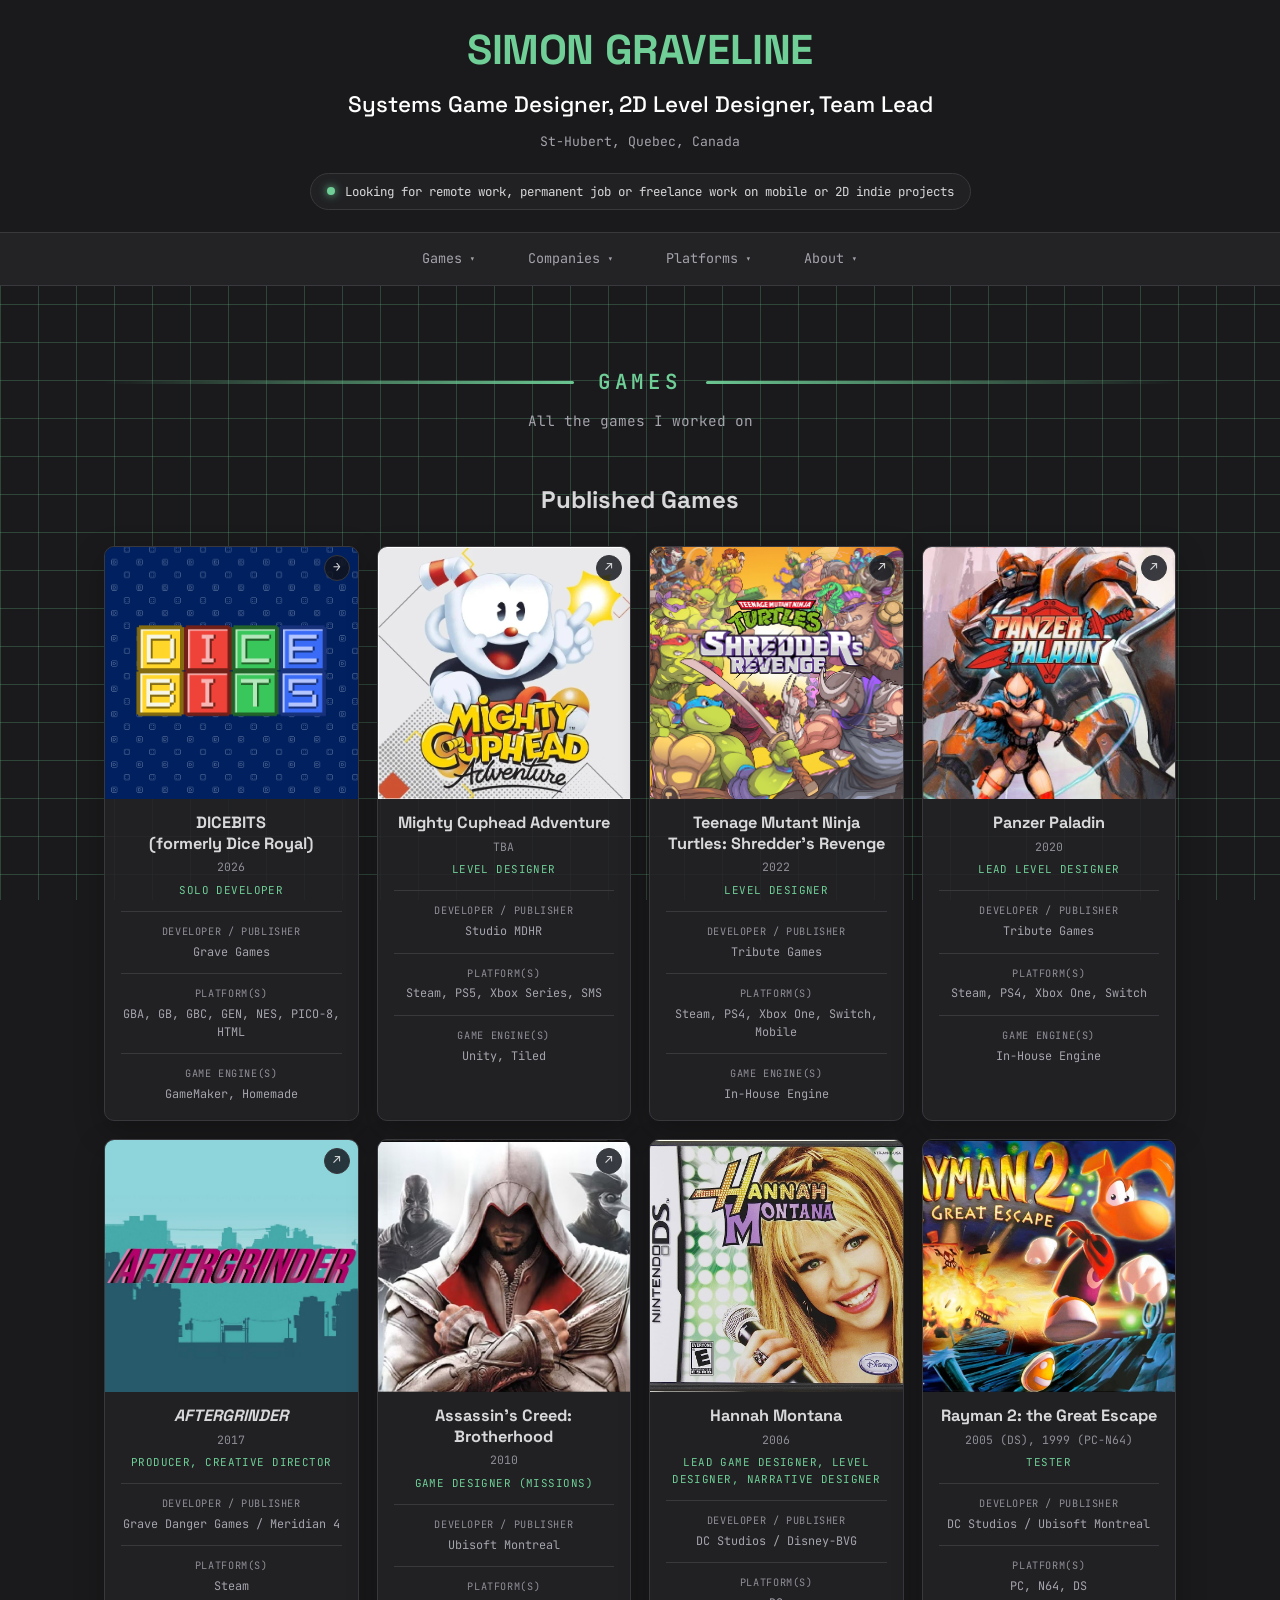
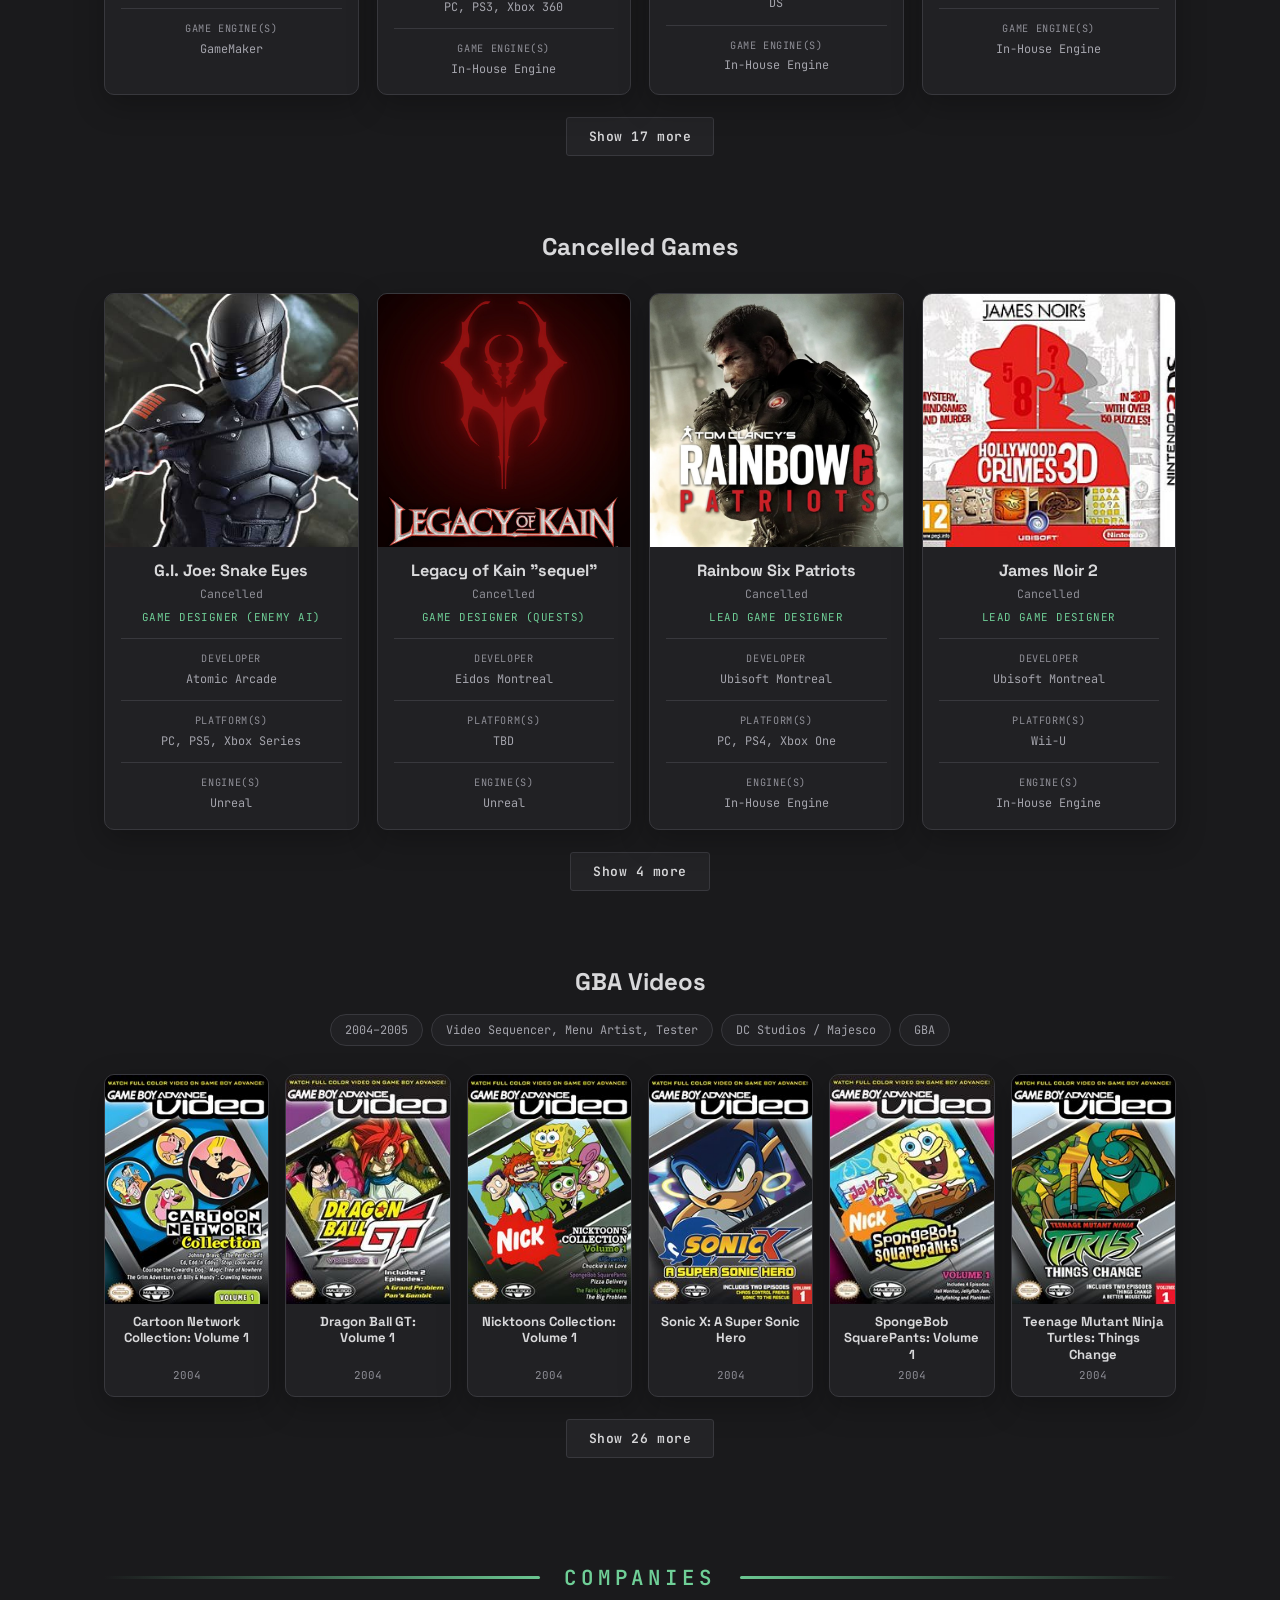
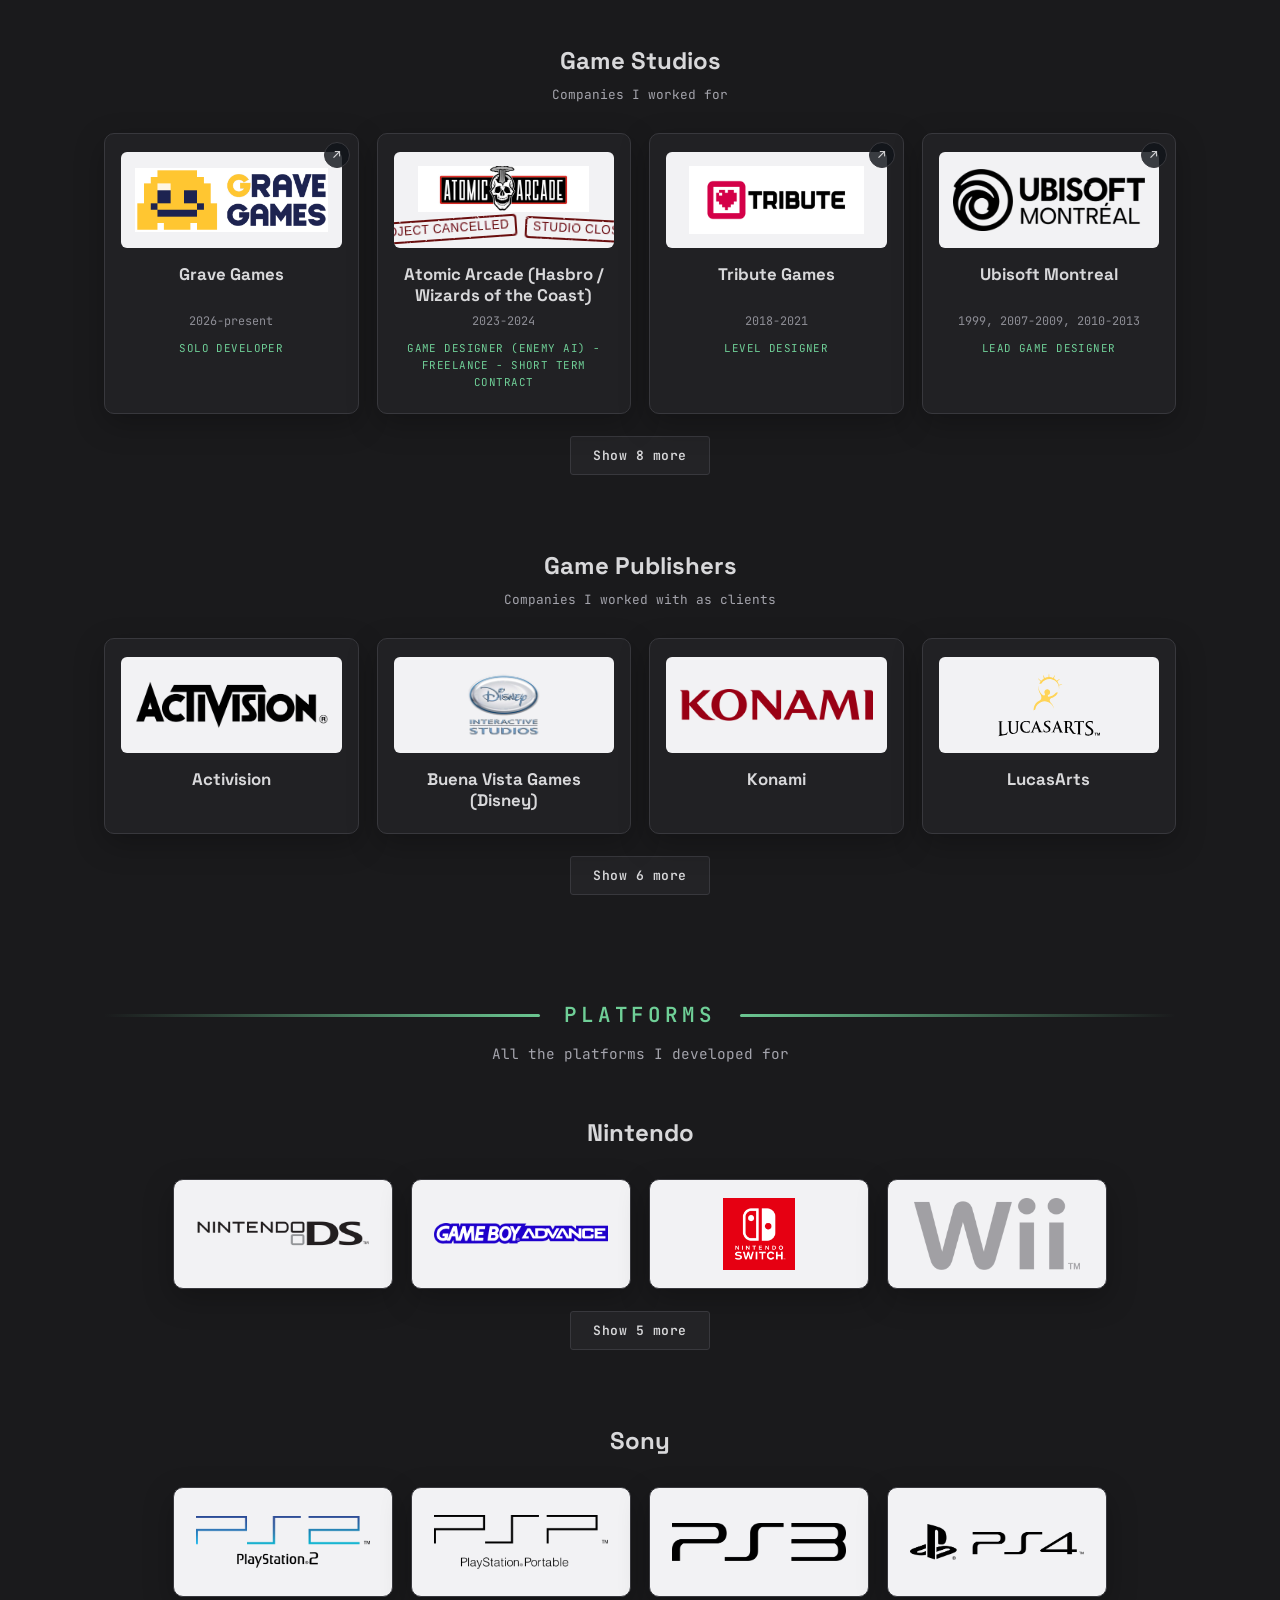
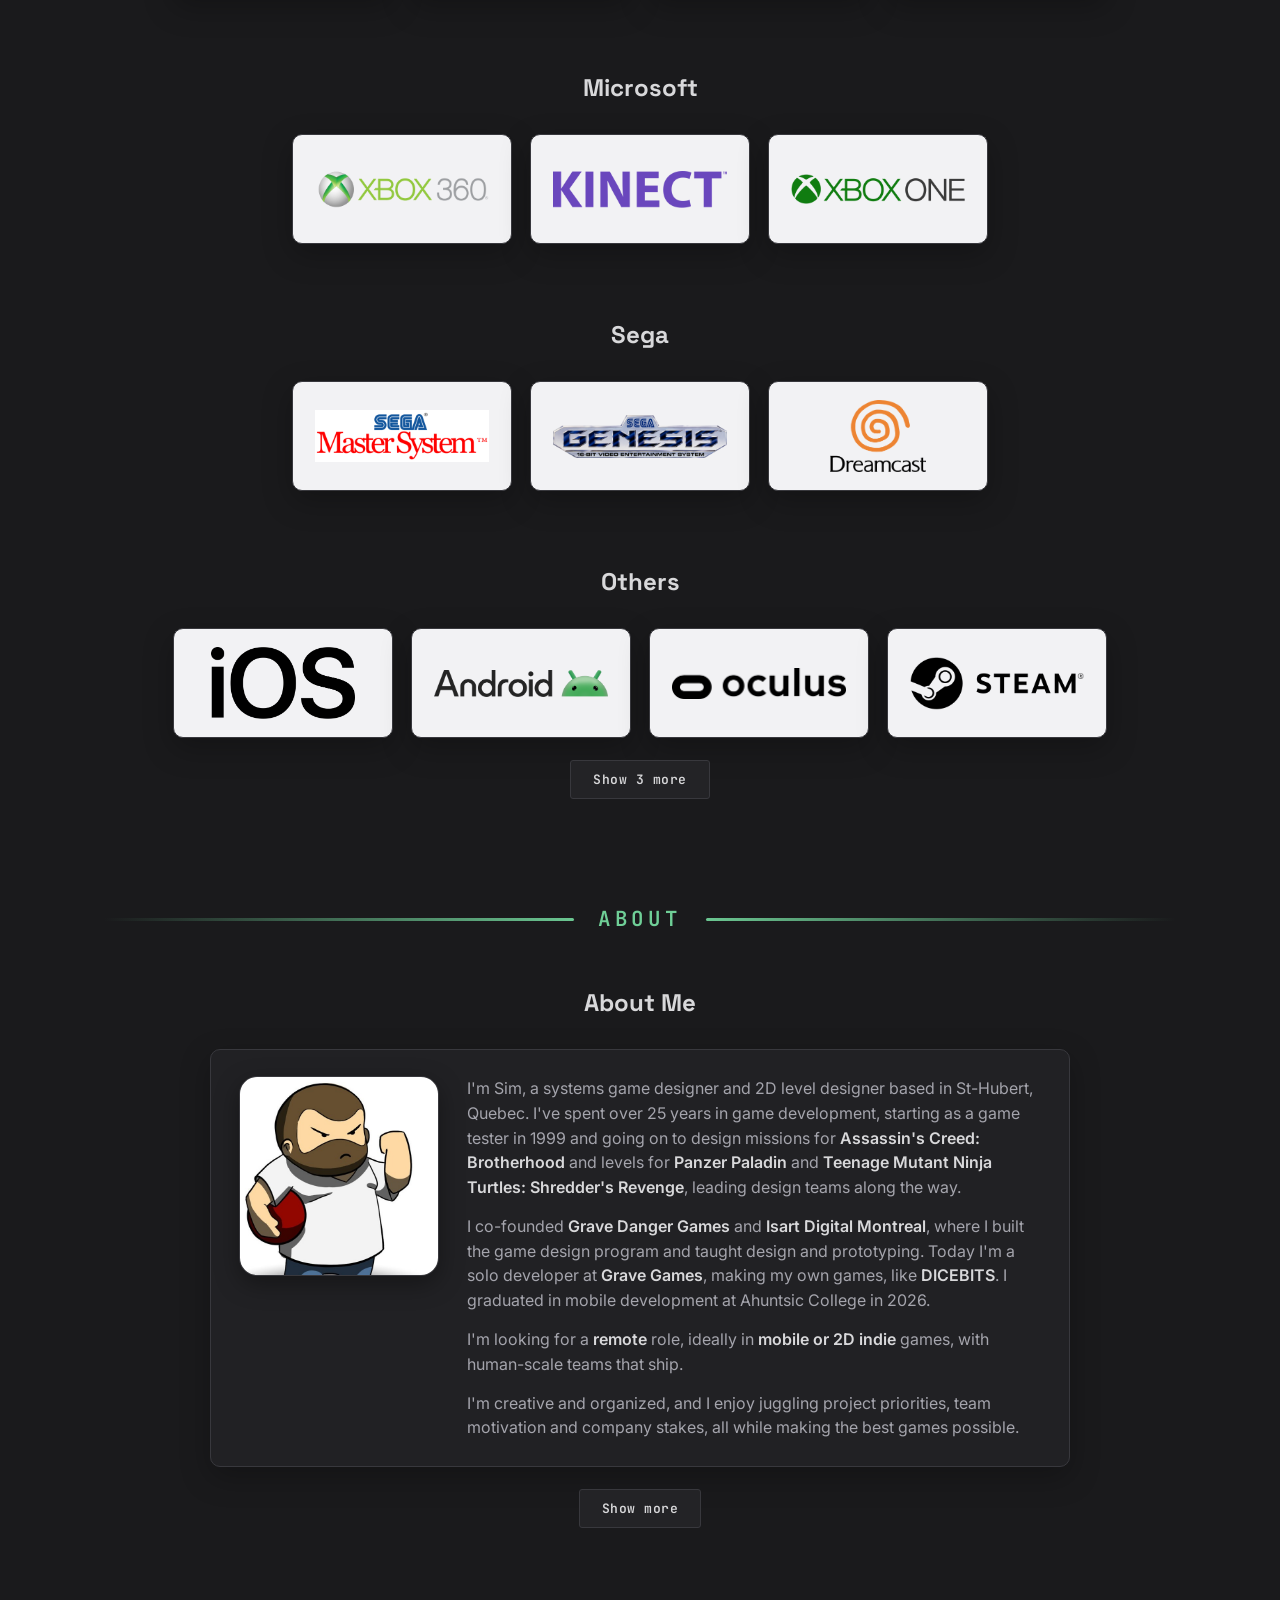
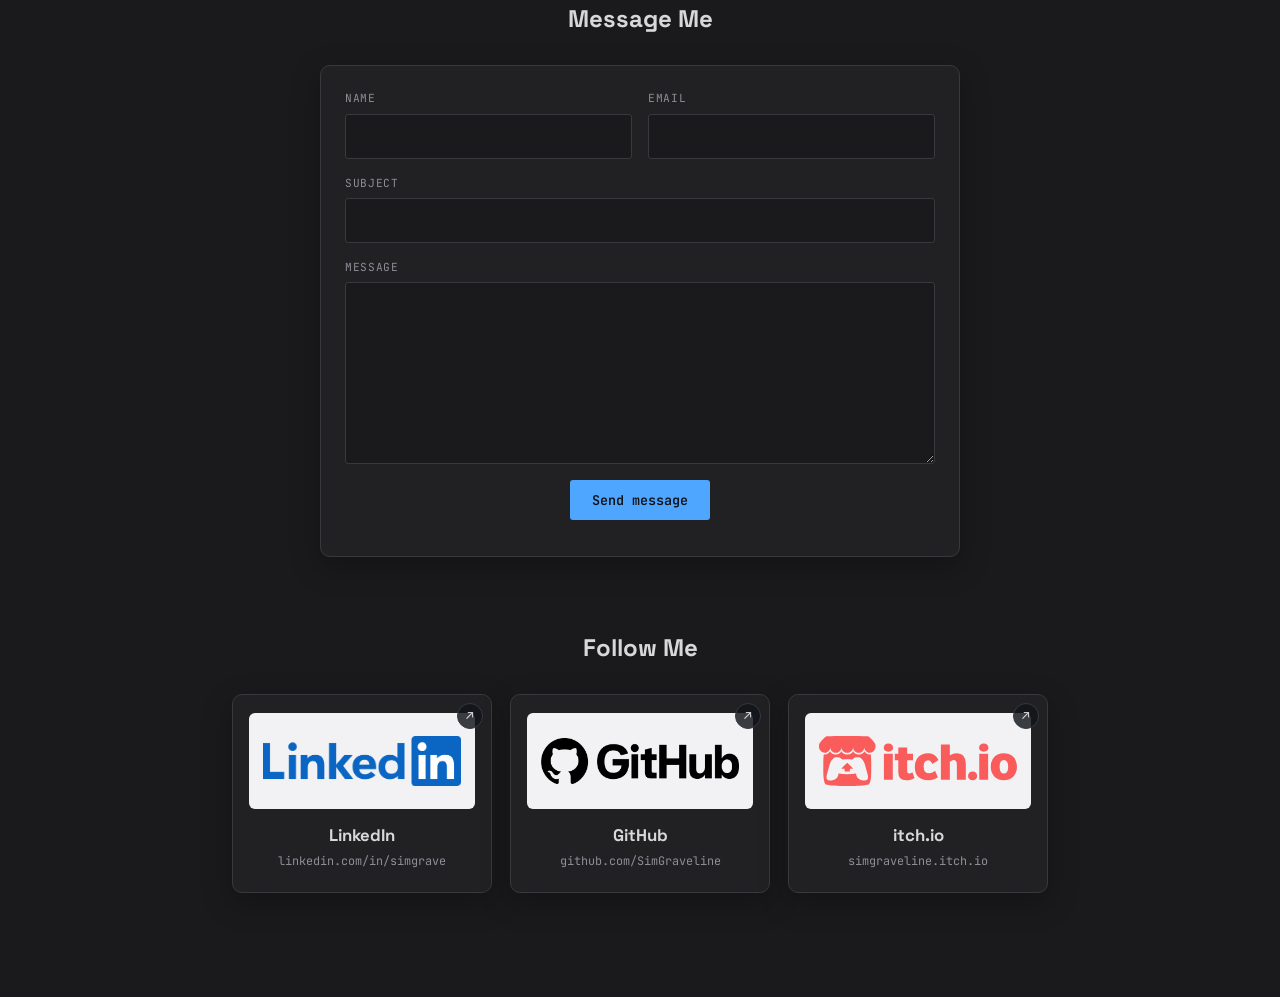
<file: index.html>
<!DOCTYPE html>
<html lang="en">
<head>
<meta charset="UTF-8">
<meta name="viewport" content="width=device-width, initial-scale=1.0">
<title>Simon Graveline: Game &amp; Level Designer</title>
<meta name="description" content="Systems game designer, 2D level designer and team lead. Ex-Ubisoft Montreal and Tribute Games. Open to remote work.">
<meta property="og:type" content="website">
<meta property="og:site_name" content="Simon Graveline">
<meta property="og:title" content="Simon Graveline: Game &amp; Level Designer">
<meta property="og:description" content="Systems game designer, 2D level designer and team lead. Ex-Ubisoft Montreal and Tribute Games. Open to remote work.">
<meta property="og:url" content="https://simgraveline.github.io/Portfolio/">
<meta property="og:image" content="https://simgraveline.github.io/Portfolio/img/og-image.jpg">
<meta property="og:image:width" content="1200">
<meta property="og:image:height" content="630">
<meta name="twitter:card" content="summary_large_image">
<meta name="twitter:title" content="Simon Graveline: Game &amp; Level Designer">
<meta name="twitter:description" content="Systems game designer, 2D level designer and team lead. Ex-Ubisoft Montreal and Tribute Games. Open to remote work.">
<meta name="twitter:image" content="https://simgraveline.github.io/Portfolio/img/og-image.jpg">
<link rel="icon" href="favicon.ico?v=2">
<link rel="apple-touch-icon" href="apple-touch-icon.png">
<link rel="preconnect" href="https://fonts.googleapis.com">
<link rel="preconnect" href="https://fonts.gstatic.com" crossorigin>
<link href="https://fonts.googleapis.com/css2?family=Space+Grotesk:wght@500;700&family=Inter:wght@400;500;600&family=JetBrains+Mono:wght@400;500;600&display=swap" rel="stylesheet">
<link rel="stylesheet" href="main.css?v=10">
</head>
<body>
<svg width="0" height="0" style="position:absolute" aria-hidden="true"><filter id="stamp-rough"><feTurbulence type="fractalNoise" baseFrequency="1.2" numOctaves="2" result="n"/><feColorMatrix in="n" type="matrix" values="0 0 0 0 0  0 0 0 0 0  0 0 0 0 0  0 0 0 -8 6.4" result="m"/><feComposite in="SourceGraphic" in2="m" operator="in"/></filter></svg>

<div class="site-top" id="siteTop">
  <header class="site-header">
    <h1><a class="top-link" href="#" title="Back to top">SIMON GRAVELINE</a></h1>
    <p class="roles">Systems Game Designer, 2D Level Designer, Team Lead</p>
    <p class="location">St-Hubert, Quebec, Canada</p>
    <p class="status"><span class="dot"></span>Looking for remote work, permanent job or freelance work on mobile or 2D indie projects</p>
  </header>

  <nav class="site-nav" id="siteNav" aria-label="Main">
    <button class="nav-toggle" id="navToggle" aria-expanded="false" aria-controls="navList">☰ Menu</button>
    <ul class="nav-list" id="navList">
      <li class="nav-item">
        <button class="nav-btn" aria-expanded="false">Games</button>
        <ul class="submenu">
          <li><a href="#games-published">Published</a></li>
          <li><a href="#games-cancelled">Cancelled</a></li>
          <li><a href="#games-others">GBA Videos</a></li>
        </ul>
      </li>
      <li class="nav-item">
        <button class="nav-btn" aria-expanded="false">Companies</button>
        <ul class="submenu">
          <li><a href="#companies-studios">Game Studios</a></li>
          <li><a href="#companies-publishers">Game Publishers</a></li>
        </ul>
      </li>
      <li class="nav-item">
        <button class="nav-btn" aria-expanded="false">Platforms</button>
        <ul class="submenu">
          <li><a href="#platforms-nintendo">Nintendo</a></li>
          <li><a href="#platforms-sony">Sony</a></li>
          <li><a href="#platforms-microsoft">Microsoft</a></li>
          <li><a href="#platforms-sega">Sega</a></li>
          <li><a href="#platforms-pc">Others</a></li>
        </ul>
      </li>
      <li class="nav-item">
        <button class="nav-btn" aria-expanded="false">About</button>
        <ul class="submenu">
          <li><a href="#contact-about">About Me</a></li>
          <li><a href="#contact-info">Message Me</a></li>
          <li><a href="#contact-socials">Follow Me</a></li>
        </ul>
      </li>
    </ul>
  </nav>
</div>

  <main>
    <div class="group-divider" role="separator" aria-label="Games"><span>Games</span></div>
    <p class="group-sub">All the games I worked on</p>
    <section id="games-published">
      <h2>Published Games</h2>
      <div class="game-grid" id="publishedGrid"></div>
    </section>
    <section id="games-cancelled">
      <h2>Cancelled Games</h2>
      <div class="game-grid" id="cancelledGrid"></div>
    </section>
    <section id="games-others">
      <h2>GBA Videos</h2>
      <div class="gba-meta" id="gbaMeta"></div>
      <div class="gba-grid" id="gbaGrid"></div>
    </section>
    <div class="group-divider" role="separator" aria-label="Companies"><span>Companies</span></div>
    <section id="companies-studios">
      <h2>Game Studios</h2>
      <p class="sub">Companies I worked for</p>
      <div class="co-grid co-two" id="studiosGrid"></div>
    </section>
    <section id="companies-publishers">
      <h2>Game Publishers</h2>
      <p class="sub">Companies I worked with as clients</p>
      <div class="co-grid" id="publishersGrid"></div>
    </section>
    <div class="group-divider" role="separator" aria-label="Platforms"><span>Platforms</span></div>
    <p class="group-sub">All the platforms I developed for</p>
    <section id="platforms-nintendo">
      <h2>Nintendo</h2>
      <div class="plat-grid" id="platNintendo"></div>
    </section>
    <section id="platforms-sony">
      <h2>Sony</h2>
      <div class="plat-grid" id="platSony"></div>
    </section>
    <section id="platforms-microsoft">
      <h2>Microsoft</h2>
      <div class="plat-grid" id="platMicrosoft"></div>
    </section>
    <section id="platforms-sega">
      <h2>Sega</h2>
      <div class="plat-grid" id="platSega"></div>
    </section>
    <section id="platforms-pc">
      <h2>Others</h2>
      <div class="plat-grid" id="platPc"></div>
    </section>
    <div class="group-divider" role="separator" aria-label="About"><span>About</span></div>
    <section id="contact-about">
      <h2>About Me</h2>
      <div class="about-card">
        <img class="about-avatar" src="img/sim-graveline-avatar.jpg" alt="Cartoon portrait of Sim: a bearded man in a white t-shirt holding a red ball" width="200" height="200">
        <div class="about-text">
          <p>I'm Sim, a systems game designer and 2D level designer based in St-Hubert, Quebec. I've spent over 25 years in game development, starting as a game tester in 1999 and going on to design missions for <strong>Assassin's Creed: Brotherhood</strong> and levels for <strong>Panzer Paladin</strong> and <strong>Teenage Mutant Ninja Turtles: Shredder's Revenge</strong>, leading design teams along the way.</p>
          <p>I co-founded <strong>Grave Danger Games</strong> and <strong>Isart Digital Montreal</strong>, where I built the game design program and taught design and prototyping. Today I'm a solo developer at <strong>Grave Games</strong>, making my own games, like <strong>DICEBITS</strong>. I graduated in mobile development at Ahuntsic College in 2026.</p>
          <p>I'm looking for a <strong>remote</strong> role, ideally in <strong>mobile or 2D indie</strong> games, with human-scale teams that ship.</p>
          <p>I'm creative and organized, and I enjoy juggling project priorities, team motivation and company stakes, all while making the best games possible.</p>
        </div>
      </div>
      <div class="skills-block" id="skillsBlock" hidden>
        <div class="skill-group"><h3>Design skills</h3><div class="skill-chips"><span class="skill-chip">Game Mechanics</span><span class="skill-chip">Core Loops</span><span class="skill-chip">Juice and Feedback</span><span class="skill-chip">Enemy AI</span><span class="skill-chip">2D Level Design</span><span class="skill-chip">Game Progression</span><span class="skill-chip">Missions and Quests</span><span class="skill-chip">Systemic Events</span></div></div>
        <div class="skill-group"><h3>Preferred genres</h3><div class="skill-chips"><span class="skill-chip">Arcade</span><span class="skill-chip">Casual</span><span class="skill-chip">Idle</span><span class="skill-chip">Platformer</span><span class="skill-chip">Puzzle</span><span class="skill-chip">Shmup</span><span class="skill-chip">Twin-Stick</span></div></div>
        <div class="skill-group"><h3>Tools</h3><div class="skill-chips"><span class="skill-chip">GameMaker</span><span class="skill-chip">Unity</span><span class="skill-chip">Javascript</span><span class="skill-chip">Figma</span><span class="skill-chip">Miro</span><span class="skill-chip">Notion</span><span class="skill-chip">SQL</span><span class="skill-chip">NoSQL</span></div></div>
        <div class="skill-group"><h3>Soft skills</h3><div class="skill-chips"><span class="skill-chip">Autonomy</span><span class="skill-chip">Communication</span><span class="skill-chip">Leadership</span><span class="skill-chip">Multitasking</span><span class="skill-chip">Organization</span><span class="skill-chip">Problem Solving</span><span class="skill-chip">Quick Learning</span></div></div>
        <div class="skill-group"><h3>Languages</h3><div class="skill-chips"><span class="skill-chip">Native French — spoken and written</span><span class="skill-chip">Professional English — spoken and written</span></div></div>
      </div>
    </section>
    <section id="contact-info">
      <h2>Message Me</h2>
      <form class="contact-form" id="contactForm" novalidate>
        <div class="field">
          <label for="cName">Name</label>
          <input type="text" id="cName" name="name" autocomplete="name" required maxlength="120">
        </div>
        <div class="field">
          <label for="cEmail">Email</label>
          <input type="email" id="cEmail" name="email" autocomplete="email" required maxlength="160">
        </div>
        <div class="field field-wide">
          <label for="cSubject">Subject</label>
          <input type="text" id="cSubject" name="subject" required maxlength="160">
        </div>
        <div class="field field-wide">
          <label for="cMessage">Message</label>
          <textarea id="cMessage" name="message" rows="7" required maxlength="5000"></textarea>
        </div>
        <input type="text" name="_honey" tabindex="-1" autocomplete="off" class="hp" aria-hidden="true">
        <div class="form-actions field-wide">
          <button type="submit" class="btn-send" id="cSend">Send message</button>
          <p class="form-status" id="cStatus" role="status" aria-live="polite"></p>
        </div>
      </form>
    </section>
    <section id="contact-socials">
      <h2>Follow Me</h2>
      <div class="co-grid soc-grid" id="socialsGrid"></div>
    </section>
  </main>

  <script src="main.js?v=18"></script>
</body>
</html>
</file>
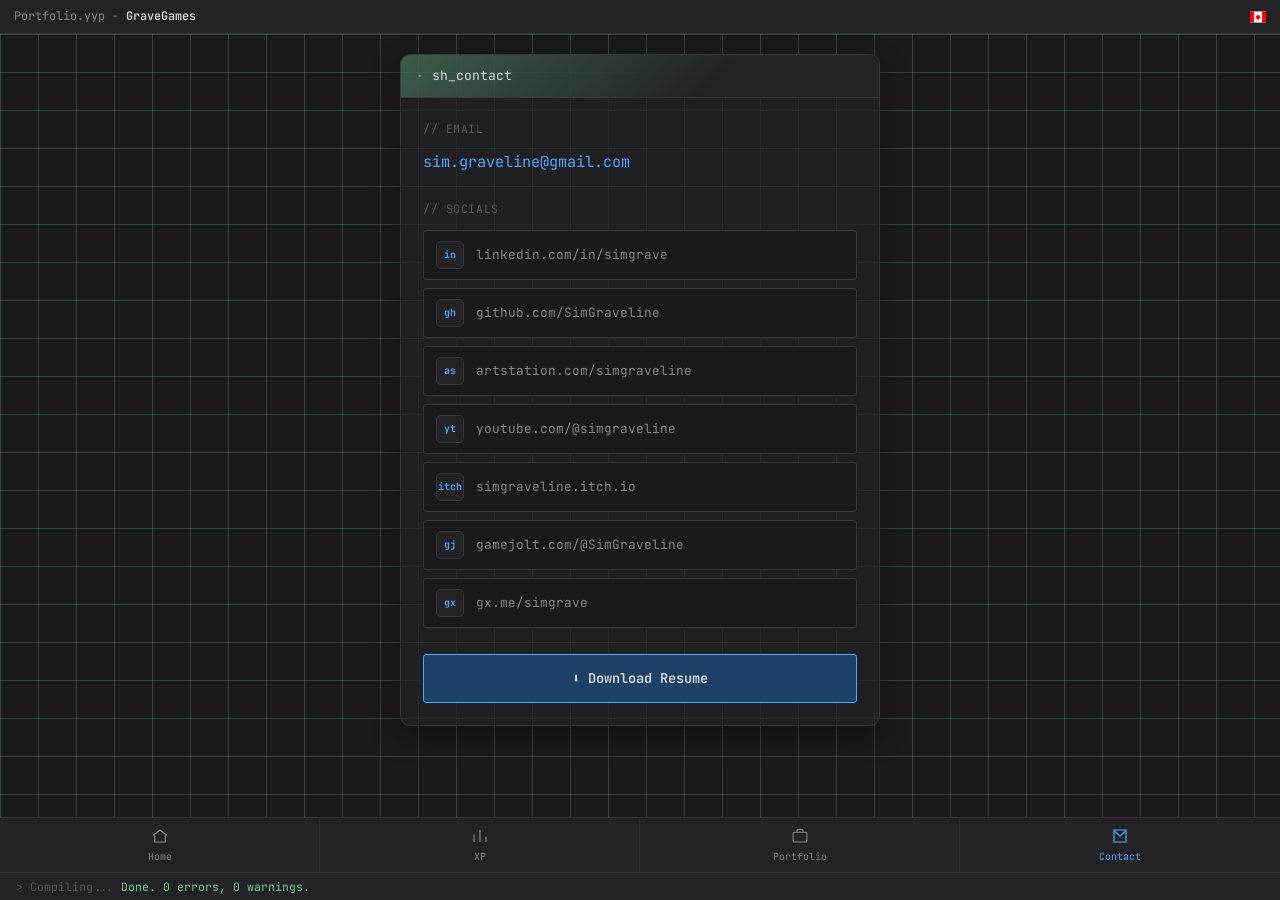
<file: _mockup-mobile-contact.html>
<!DOCTYPE html>
<html lang="en">
<head>
<meta charset="UTF-8">
<meta name="viewport" content="width=device-width, initial-scale=1.0">
<title>Mobile Contact — mockup</title>
<link href="https://fonts.googleapis.com/css2?family=Space+Grotesk:wght@500;700&family=Inter:wght@400;500;600&family=JetBrains+Mono:wght@400;500;600&display=swap" rel="stylesheet">
<link rel="stylesheet" href="style.css">
<style>
  /* ---- mobile-only shell — not wired into the real site yet ---- */
  body{ overflow-x: hidden; }

  .m-titlebar{
    position: fixed; top:0; left:0; right:0; z-index: 200;
    height: var(--h-title);
    background: var(--bg-panel);
    border-bottom: 1px solid var(--border);
    display: flex; align-items: center; justify-content: space-between;
    padding: 0 14px;
    font-family: var(--mono);
    font-size: 0.74rem;
    color: var(--text-dim);
  }
  .m-titlebar b{ color: var(--text); font-weight: 600; }
  .m-titlebar .flag-toggle{ display: inline-flex; align-items: center; cursor: pointer; }
  .m-titlebar .flag-toggle svg{ display: block; }

  .m-canvas{
    margin-top: var(--h-title);
    padding: 20px 14px calc(var(--h-status) + 64px);
    min-height: calc(100vh - var(--h-title));
    background-color: var(--bg-workspace);
    background-image:
      linear-gradient(rgba(111,207,151,0.24) 1px, transparent 1px),
      linear-gradient(90deg, rgba(111,207,151,0.24) 1px, transparent 1px);
    background-size: 38px 38px;
  }

  .m-window{ max-width: 480px; margin: 0 auto; }
  .m-window .win-titlebar .win-title{
    display: flex; align-items: center; gap: 9px;
    font-family: var(--mono); font-size: 0.82rem; color: var(--text);
  }
  .m-window .win-titlebar .win-caret{ color: var(--text-dim); font-size: 0.65rem; }

  /* ---- contact body ---- */
  .m-contact-body{ padding: 22px; }
  .m-contact-section + .m-contact-section{ margin-top: 26px; }
  .m-contact-label{
    font-family: var(--mono); font-size: 0.72rem; color: var(--text-faint);
    text-transform: uppercase; letter-spacing: 0.05em;
    margin-bottom: 12px;
  }
  .m-email-link{
    display: block;
    font-family: var(--mono);
    font-size: 0.95rem;
    color: var(--accent-blue);
    word-break: break-all;
  }
  .m-social-list{ display: flex; flex-direction: column; gap: 8px; }
  .m-social-row{
    display: flex; align-items: center; gap: 12px;
    padding: 10px 12px;
    border: 1px solid var(--border);
    border-radius: var(--radius);
    background: var(--bg-workspace);
    color: var(--text-dim);
    font-family: var(--mono);
    font-size: 0.8rem;
  }
  .m-social-row:hover{ border-color: var(--accent-blue); color: var(--text); }
  .m-social-badge{
    flex-shrink: 0;
    width: 28px; height: 28px;
    border-radius: 5px;
    background: var(--bg-panel);
    border: 1px solid var(--border);
    display: flex; align-items: center; justify-content: center;
    font-family: var(--mono);
    font-size: 0.62rem;
    font-weight: 600;
    color: var(--accent-blue);
  }
  .m-download-btn{
    display: flex; align-items: center; justify-content: center; gap: 8px;
    width: 100%;
    padding: 13px;
    margin-top: 4px;
    background: var(--accent-blue-dim);
    border: 1px solid var(--accent-blue);
    border-radius: var(--radius);
    color: var(--text);
    font-family: var(--mono);
    font-size: 0.85rem;
    font-weight: 600;
  }

  .m-navbar{
    position: fixed; left:0; right:0; bottom: var(--h-status); z-index: 200;
    display: grid; grid-template-columns: repeat(4, 1fr);
    background: var(--bg-panel);
    border-top: 1px solid var(--border);
  }
  .m-navbtn{
    display: flex; flex-direction: column; align-items: center; gap: 4px;
    padding: 9px 0 8px;
    font-family: var(--mono); font-size: 0.62rem;
    color: var(--text-dim);
    cursor: pointer;
    border-right: 1px solid var(--border-soft);
  }
  .m-navbtn:last-child{ border-right: none; }
  .m-navbtn svg{ width: 18px; height: 18px; }
  .m-navbtn.active{ color: var(--accent-blue); }
  .m-navbtn.active svg{ stroke: var(--accent-blue); }
</style>
</head>
<body>

  <div class="m-titlebar">
    <span>Portfolio.yyp - <b>GraveGames</b></span>
    <span class="flag-toggle" id="flagToggle" title="Toggle flag"></span>
  </div>

  <main class="m-canvas">
    <div class="win-chrome m-window">
      <div class="win-titlebar">
        <span class="win-title"><span class="win-caret">▸</span> sh_contact</span>
      </div>
      <div class="m-contact-body">

        <div class="m-contact-section">
          <div class="m-contact-label">// email</div>
          <a class="m-email-link" href="mailto:sim.graveline@gmail.com">sim.graveline@gmail.com</a>
        </div>

        <div class="m-contact-section">
          <div class="m-contact-label">// socials</div>
          <div class="m-social-list">
            <a class="m-social-row" href="https://www.linkedin.com/in/simgrave/" target="_blank" rel="noopener">
              <span class="m-social-badge">in</span> linkedin.com/in/simgrave
            </a>
            <a class="m-social-row" href="https://github.com/SimGraveline" target="_blank" rel="noopener">
              <span class="m-social-badge">gh</span> github.com/SimGraveline
            </a>
            <a class="m-social-row" href="https://www.artstation.com/simgraveline" target="_blank" rel="noopener">
              <span class="m-social-badge">as</span> artstation.com/simgraveline
            </a>
            <a class="m-social-row" href="https://www.youtube.com/@simgraveline" target="_blank" rel="noopener">
              <span class="m-social-badge">yt</span> youtube.com/@simgraveline
            </a>
            <a class="m-social-row" href="https://simgraveline.itch.io/" target="_blank" rel="noopener">
              <span class="m-social-badge">itch</span> simgraveline.itch.io
            </a>
            <a class="m-social-row" href="https://gamejolt.com/@SimGraveline/" target="_blank" rel="noopener">
              <span class="m-social-badge">gj</span> gamejolt.com/@SimGraveline
            </a>
            <a class="m-social-row" href="https://gx.me/simgrave/" target="_blank" rel="noopener">
              <span class="m-social-badge">gx</span> gx.me/simgrave
            </a>
          </div>
        </div>

        <div class="m-contact-section">
          <a class="m-download-btn" href="files/Resume_-_SimonGraveline_G.pdf" download>⬇ Download Resume</a>
        </div>

      </div>
    </div>
  </main>

  <div class="statusbar">
    <span>&gt; Compiling... <span class="ok">Done. 0 errors, 0 warnings.</span></span>
  </div>

  <nav class="m-navbar">
    <div class="m-navbtn">
      <svg viewBox="0 0 24 24" fill="none" stroke="currentColor" stroke-width="1.6"><path d="M3 11l9-7 9 7"/><path d="M5 10v10h14V10"/></svg>
      Home
    </div>
    <div class="m-navbtn">
      <svg viewBox="0 0 24 24" fill="none" stroke="currentColor" stroke-width="1.6"><path d="M4 20V10M12 20V4M20 20v-7"/></svg>
      XP
    </div>
    <div class="m-navbtn">
      <svg viewBox="0 0 24 24" fill="none" stroke="currentColor" stroke-width="1.6"><rect x="3" y="7" width="18" height="13" rx="1.5"/><path d="M8 7V5a2 2 0 0 1 2-2h4a2 2 0 0 1 2 2v2"/></svg>
      Portfolio
    </div>
    <div class="m-navbtn active">
      <svg viewBox="0 0 24 24" fill="none" stroke="currentColor" stroke-width="1.6"><path d="M4 4h16v16H4z"/><path d="M4 5l8 7 8-7"/></svg>
      Contact
    </div>
  </nav>

  <script>
    var flagToggle = document.getElementById('flagToggle');
    var isQuebecFlag = false;
    var CANADA_FLAG = '<svg viewBox="0 0 20 14" width="16" height="12" xmlns="http://www.w3.org/2000/svg">' +
      '<rect width="20" height="14" fill="#fff"/>' +
      '<rect width="5" height="14" fill="#FF0000"/>' +
      '<rect x="15" width="5" height="14" fill="#FF0000"/>' +
      '<path d="M10 3 L11 5.5 L13.5 5 L12 7 L14 8.5 L11.5 8.5 L11.5 11 L10 9.5 L8.5 11 L8.5 8.5 L6 8.5 L8 7 L6.5 5 L9 5.5 Z" fill="#FF0000"/>' +
      '</svg>';
    var QUEBEC_FLAG = '<svg viewBox="0 0 20 14" width="16" height="12" xmlns="http://www.w3.org/2000/svg">' +
      '<rect width="20" height="14" fill="#003DA5"/>' +
      '<rect x="8.5" width="3" height="14" fill="#fff"/>' +
      '<rect y="5.5" width="20" height="3" fill="#fff"/>' +
      '<path d="M4 2 L5 4 L4 6 L3 4 Z" fill="#fff"/>' +
      '<path d="M16 2 L17 4 L16 6 L15 4 Z" fill="#fff"/>' +
      '<path d="M4 8 L5 10 L4 12 L3 10 Z" fill="#fff"/>' +
      '<path d="M16 8 L17 10 L16 12 L15 10 Z" fill="#fff"/>' +
      '</svg>';
    if (flagToggle) {
      flagToggle.innerHTML = CANADA_FLAG;
      flagToggle.addEventListener('click', function(){
        isQuebecFlag = !isQuebecFlag;
        flagToggle.innerHTML = isQuebecFlag ? QUEBEC_FLAG : CANADA_FLAG;
      });
    }
  </script>
</body>
</html>
</file>
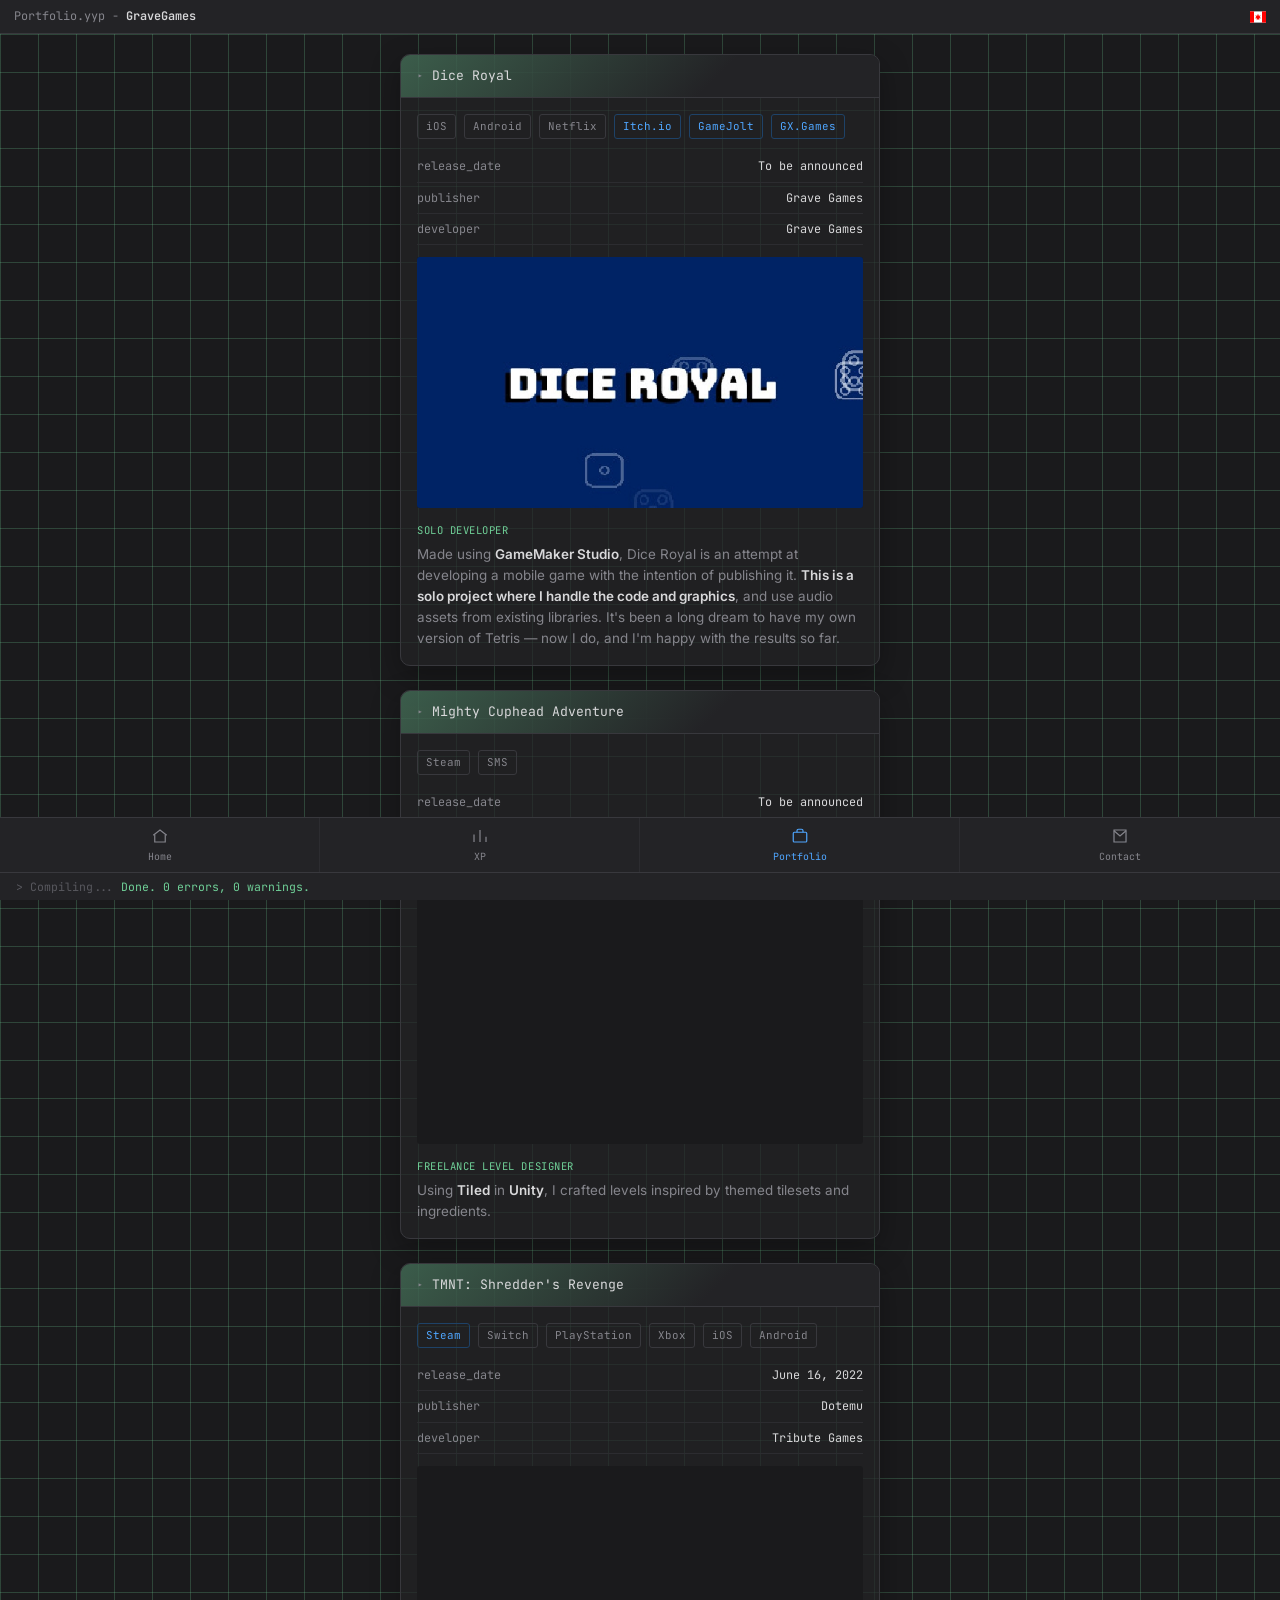
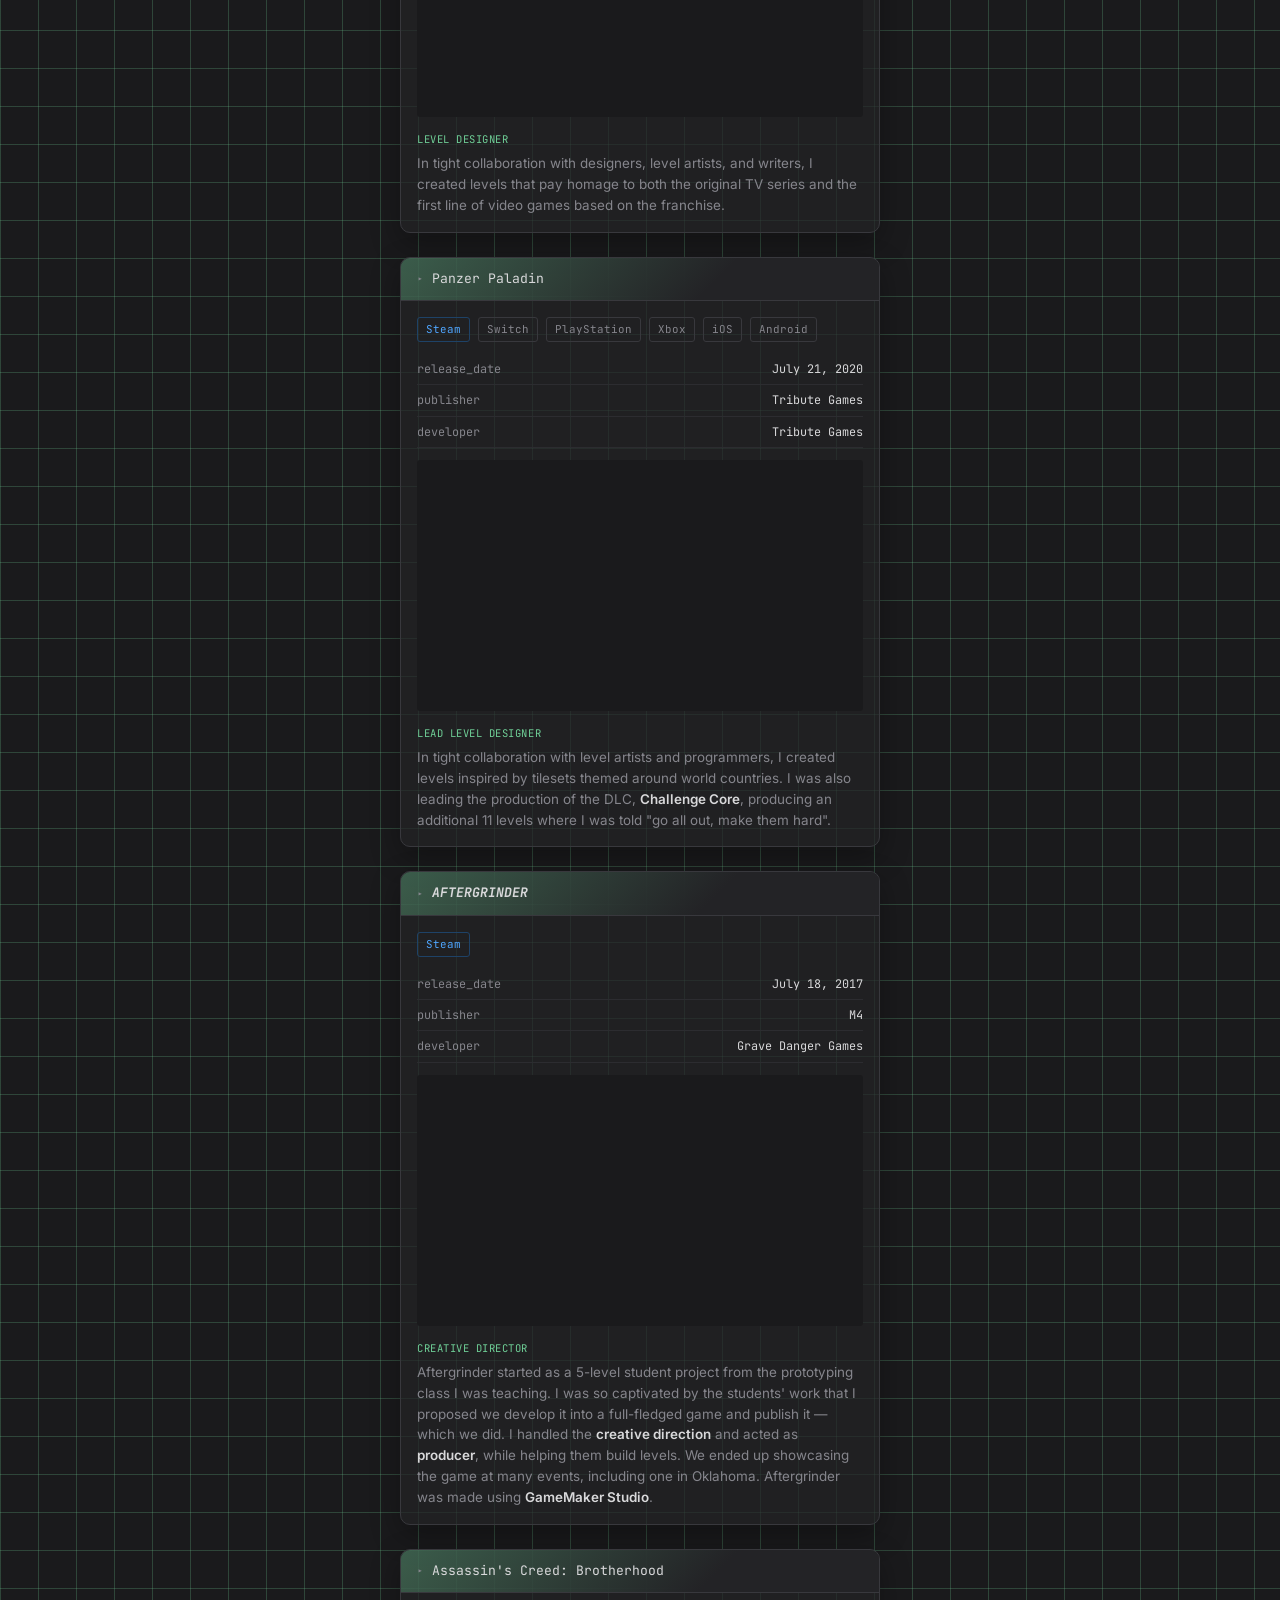
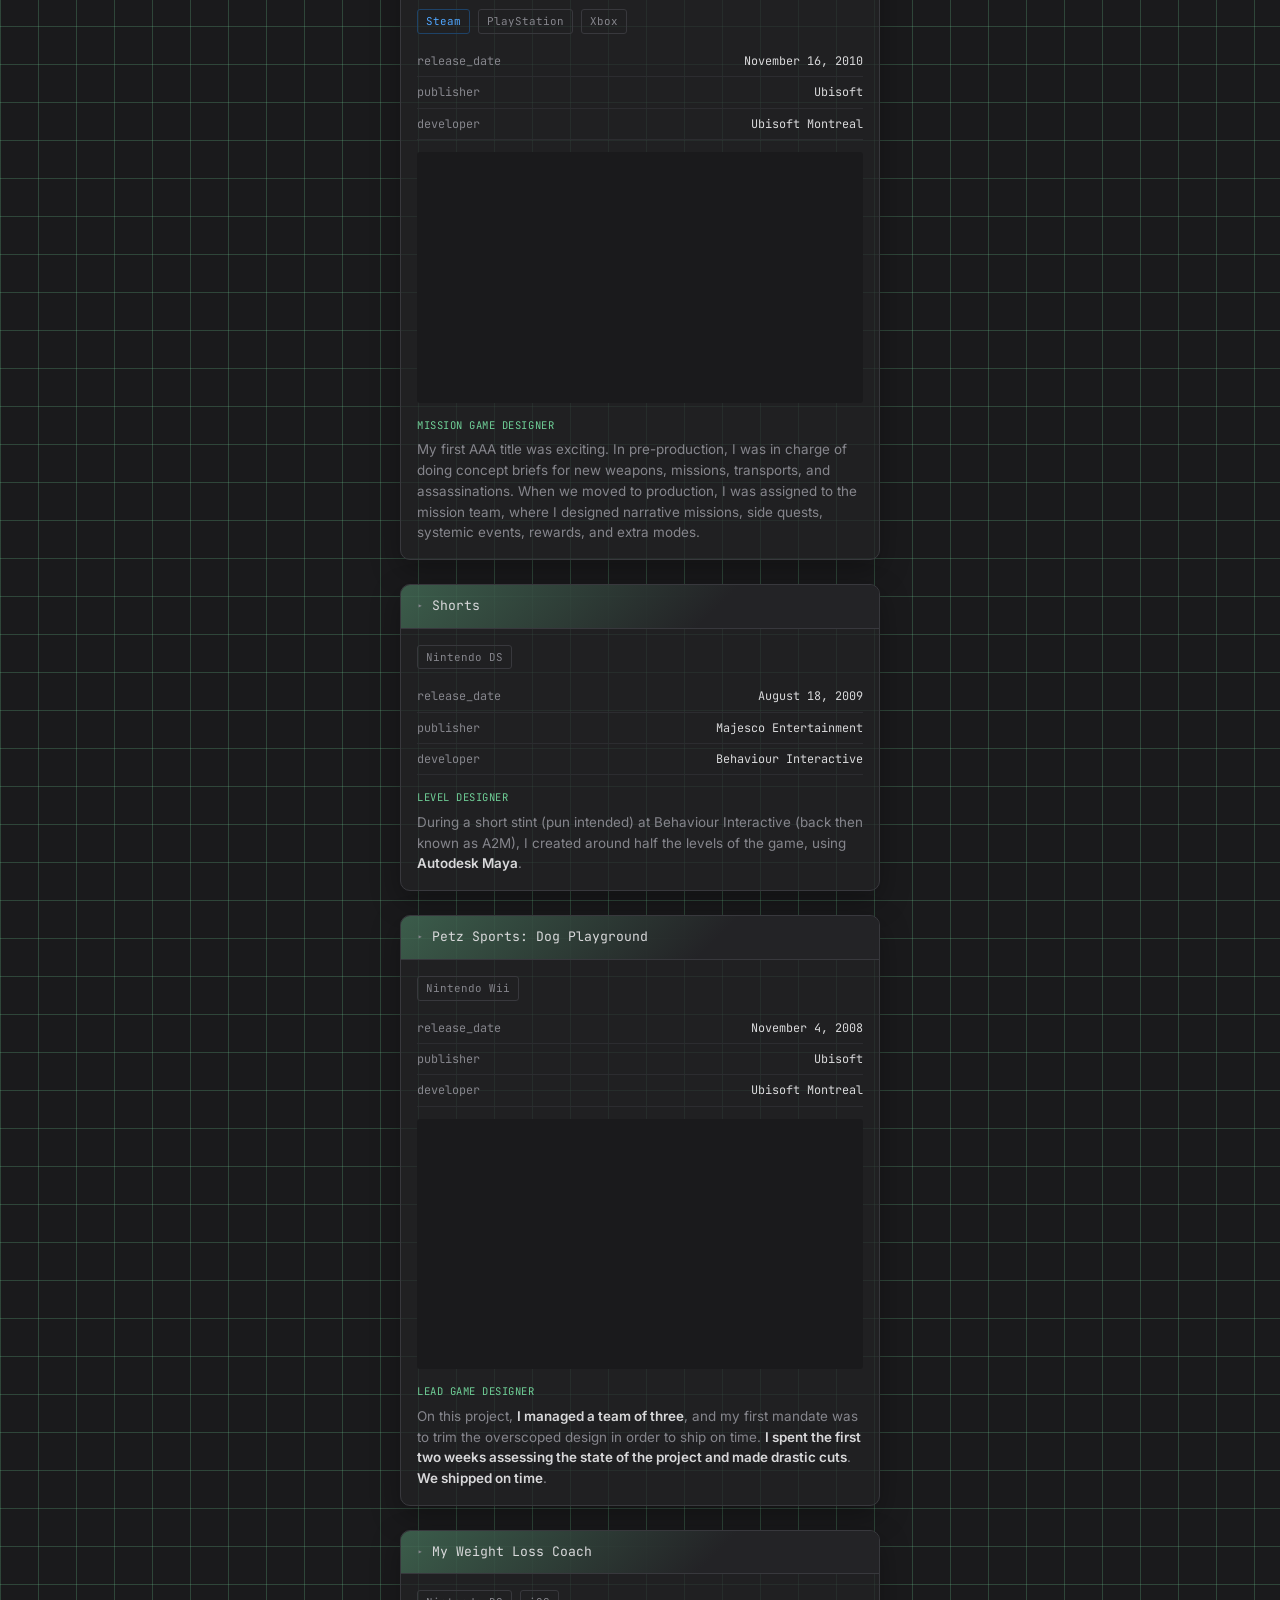
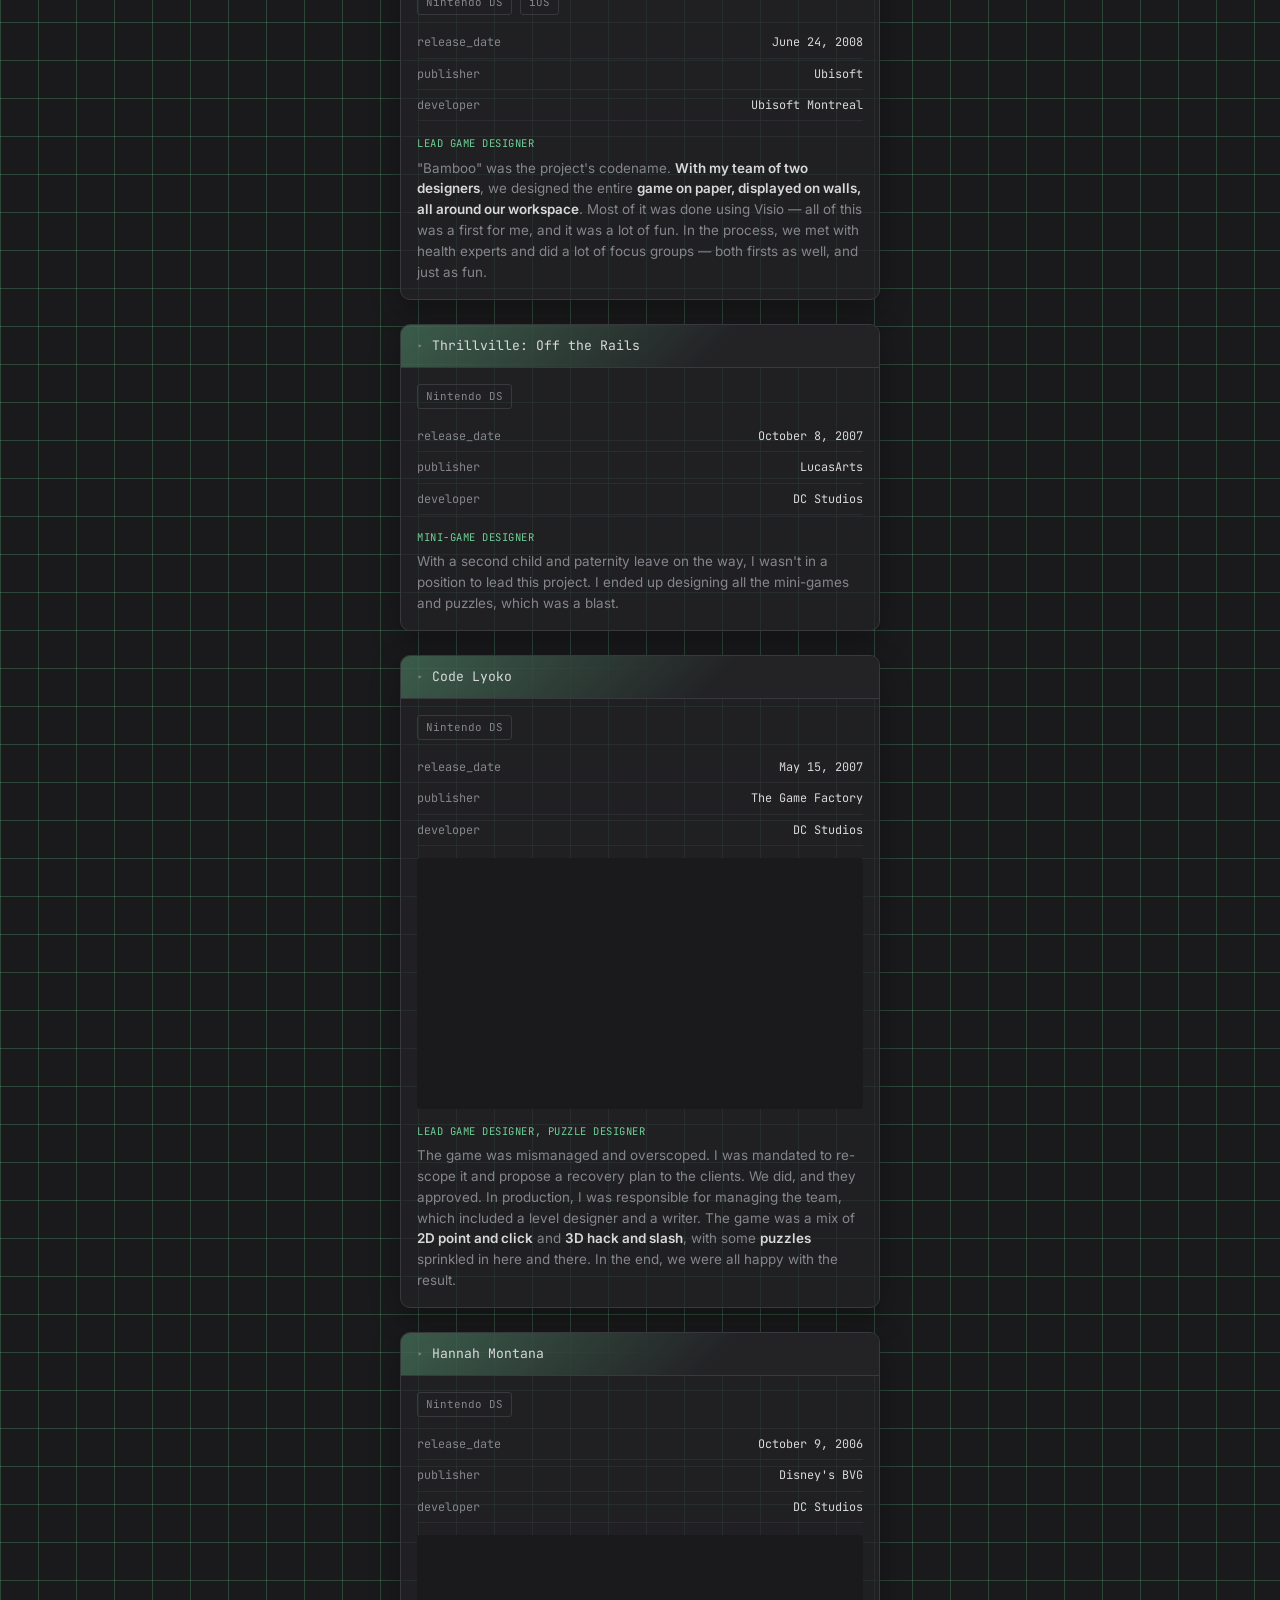
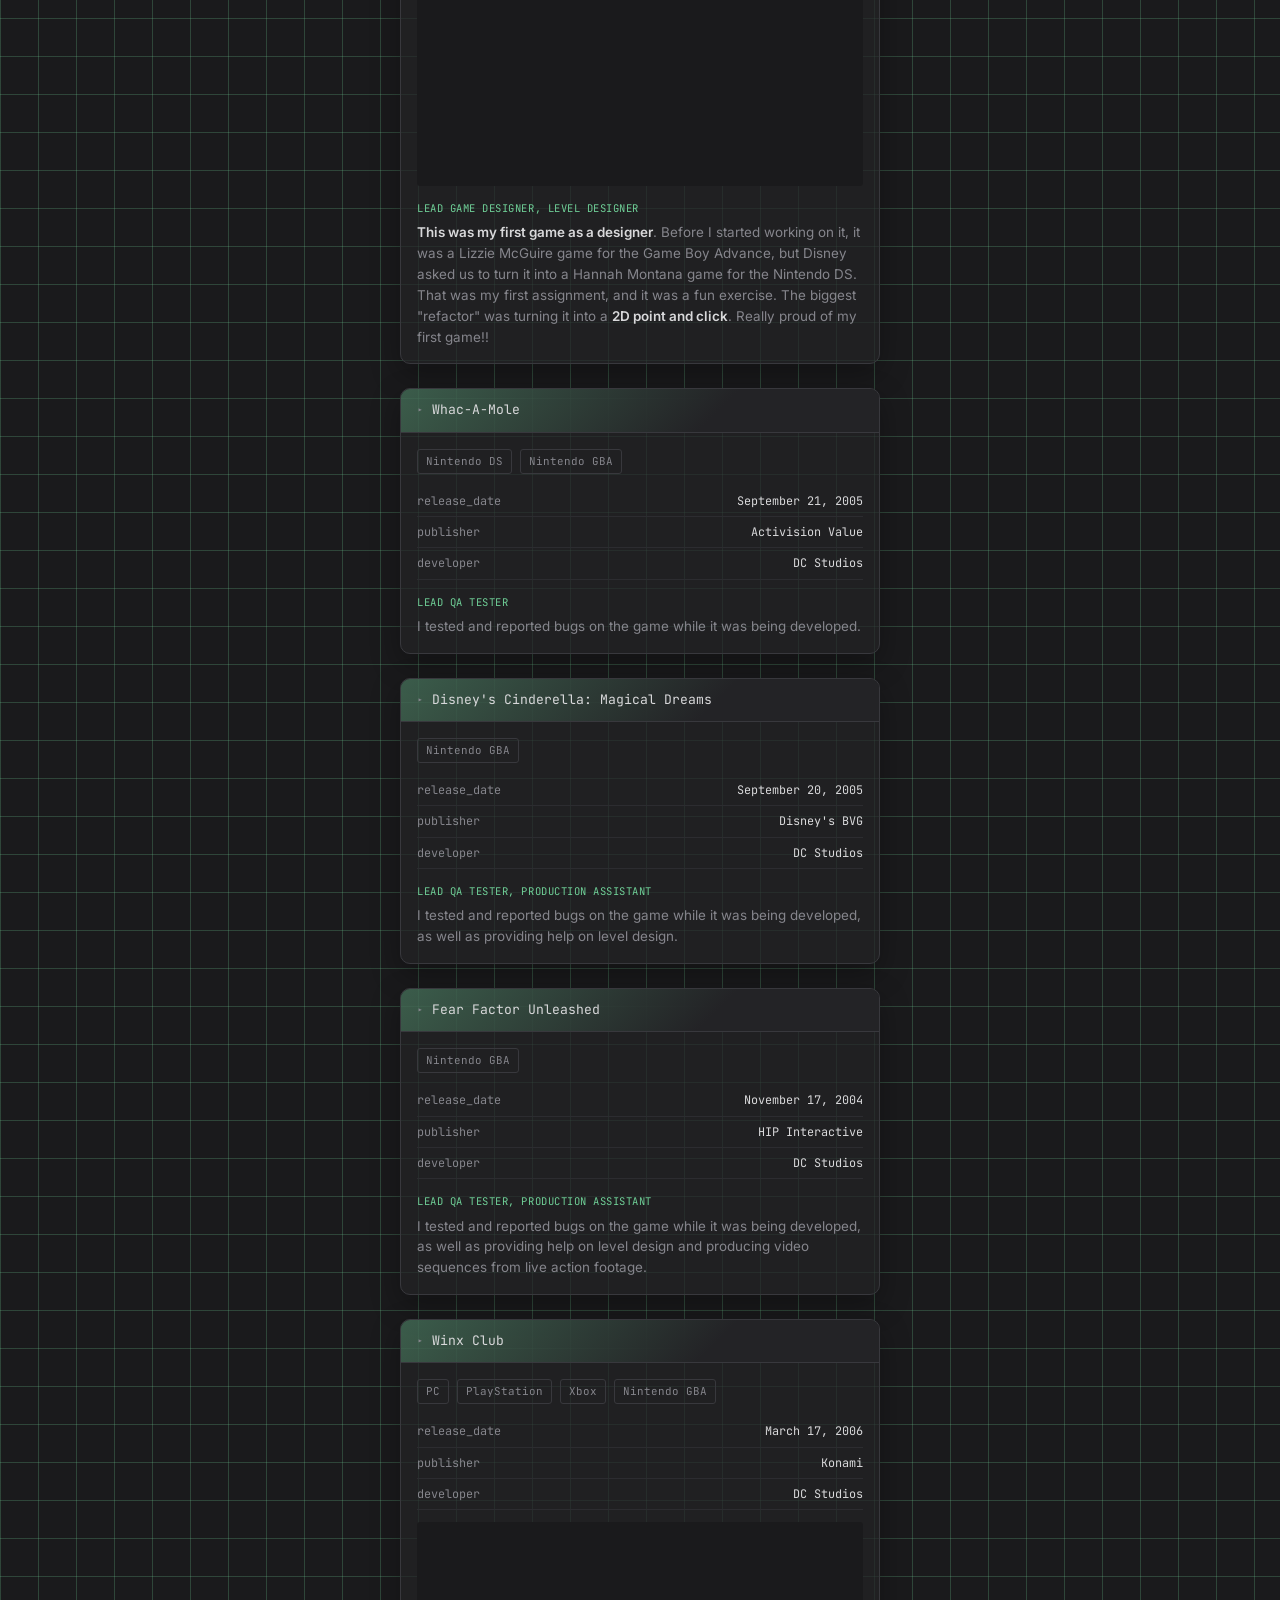
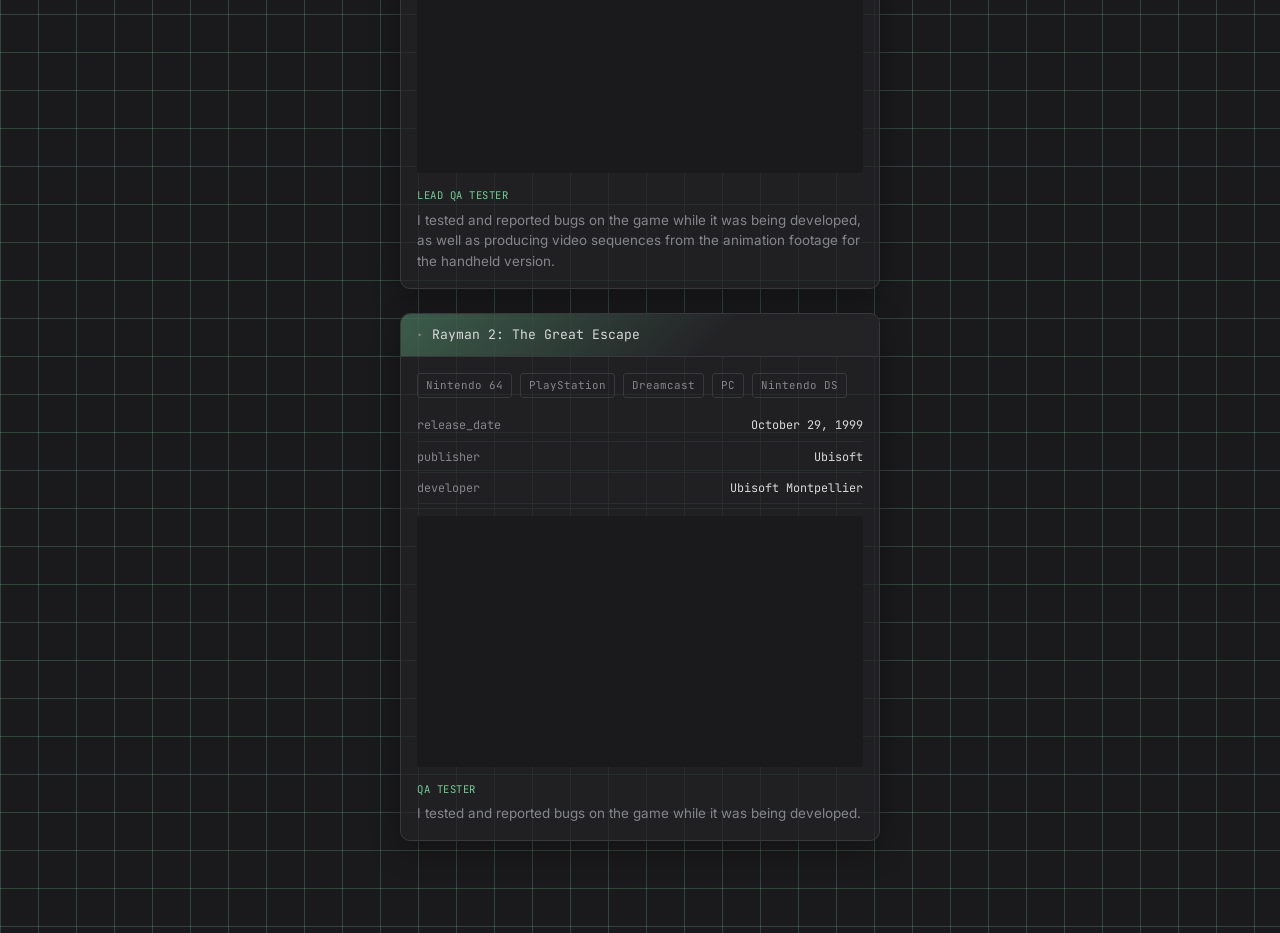
<file: _mockup-mobile-portfolio.html>
<!DOCTYPE html>
<html lang="en">
<head>
<meta charset="UTF-8">
<meta name="viewport" content="width=device-width, initial-scale=1.0">
<title>Mobile Portfolio — mockup</title>
<link href="https://fonts.googleapis.com/css2?family=Space+Grotesk:wght@500;700&family=Inter:wght@400;500;600&family=JetBrains+Mono:wght@400;500;600&display=swap" rel="stylesheet">
<link rel="stylesheet" href="style.css">
<style>
  /* ---- mobile-only shell — not wired into the real site yet ---- */
  body{ overflow-x: hidden; }

  .m-titlebar{
    position: fixed; top:0; left:0; right:0; z-index: 200;
    height: var(--h-title);
    background: var(--bg-panel);
    border-bottom: 1px solid var(--border);
    display: flex; align-items: center; justify-content: space-between;
    padding: 0 14px;
    font-family: var(--mono);
    font-size: 0.74rem;
    color: var(--text-dim);
  }
  .m-titlebar b{ color: var(--text); font-weight: 600; }
  .m-titlebar .flag-toggle{ display: inline-flex; align-items: center; cursor: pointer; }
  .m-titlebar .flag-toggle svg{ display: block; }

  .m-canvas{
    margin-top: var(--h-title);
    padding: 20px 14px calc(var(--h-status) + 64px);
    min-height: calc(100vh - var(--h-title));
    background-color: var(--bg-workspace);
    background-image:
      linear-gradient(rgba(111,207,151,0.24) 1px, transparent 1px),
      linear-gradient(90deg, rgba(111,207,151,0.24) 1px, transparent 1px);
    background-size: 38px 38px;
  }

  .m-window{ max-width: 480px; margin: 0 auto; }
  .m-window + .m-window{ margin-top: 24px; }
  .m-window .win-titlebar .win-title{
    display: flex; align-items: center; gap: 9px;
    font-family: var(--mono); font-size: 0.82rem; color: var(--text);
  }
  .m-window .win-titlebar .win-caret{ color: var(--text-dim); font-size: 0.65rem; }

  /* image variant of the trailer embed box (Dice Royal) */
  .spec-trailer-embed img{
    position: absolute; top: 0; left: 0; width: 100%; height: 100%; object-fit: cover;
  }

  .m-navbar{
    position: fixed; left:0; right:0; bottom: var(--h-status); z-index: 200;
    display: grid; grid-template-columns: repeat(4, 1fr);
    background: var(--bg-panel);
    border-top: 1px solid var(--border);
  }
  .m-navbtn{
    display: flex; flex-direction: column; align-items: center; gap: 4px;
    padding: 9px 0 8px;
    font-family: var(--mono); font-size: 0.62rem;
    color: var(--text-dim);
    cursor: pointer;
    border-right: 1px solid var(--border-soft);
  }
  .m-navbtn:last-child{ border-right: none; }
  .m-navbtn svg{ width: 18px; height: 18px; }
  .m-navbtn.active{ color: var(--accent-blue); }
  .m-navbtn.active svg{ stroke: var(--accent-blue); }
</style>
</head>
<body>

  <div class="m-titlebar">
    <span>Portfolio.yyp - <b>GraveGames</b></span>
    <span class="flag-toggle" id="flagToggle" title="Toggle flag"></span>
  </div>

  <main class="m-canvas">

    <!-- Dice Royal — image instead of iframe -->
    <div class="win-chrome m-window">
      <div class="win-titlebar">
        <span class="win-title"><span class="win-caret">▸</span> Dice Royal</span>
      </div>
      <div class="spec-body">
        <div class="spec-platforms">
          <span class="spec-platform">iOS</span>
          <span class="spec-platform">Android</span>
          <span class="spec-platform">Netflix</span>
          <a class="spec-platform" href="https://simgraveline.itch.io/dice-royal-mobile" target="_blank" rel="noopener">Itch.io</a>
          <a class="spec-platform" href="https://gamejolt.com/games/diceroyal/1077425" target="_blank" rel="noopener">GameJolt</a>
          <a class="spec-platform" href="https://gx.games/games/aa6fvi/dice-royal-mobile/" target="_blank" rel="noopener">GX.Games</a>
        </div>
        <div class="spec-row"><span>release_date</span><span>To be announced</span></div>
        <div class="spec-row"><span>publisher</span><span>Grave Games</span></div>
        <div class="spec-row"><span>developer</span><span>Grave Games</span></div>
        <div class="spec-trailer-embed">
          <img src="img/sim-graveline-diceroyal_show.jpg" alt="Dice Royal">
        </div>
        <div class="spec-role">
          <span class="role">Solo developer</span>
          <p class="spec-desc">Made using <strong>GameMaker Studio</strong>, Dice Royal is an attempt at developing a mobile game with the intention of publishing it. <strong>This is a solo project where I handle the code and graphics</strong>, and use audio assets from existing libraries. It's been a long dream to have my own version of Tetris — now I do, and I'm happy with the results so far.</p>
        </div>
      </div>
    </div>

    <!-- Mighty Cuphead Adventure -->
    <div class="win-chrome m-window">
      <div class="win-titlebar">
        <span class="win-title"><span class="win-caret">▸</span> Mighty Cuphead Adventure</span>
      </div>
      <div class="spec-body">
        <div class="spec-platforms">
          <span class="spec-platform">Steam</span>
          <span class="spec-platform">SMS</span>
        </div>
        <div class="spec-row"><span>release_date</span><span>To be announced</span></div>
        <div class="spec-row"><span>publisher</span><span><a href="https://studiomdhr.com/" target="_blank" rel="noopener">Studio MDHR</a></span></div>
        <div class="spec-row"><span>developer</span><span><a href="https://studiomdhr.com/" target="_blank" rel="noopener">Studio MDHR</a></span></div>
        <div class="spec-trailer-embed"><iframe src="https://www.youtube.com/embed/q21jZaUOa4Q?mute=1" title="YouTube video player" frameborder="0" allowfullscreen loading="lazy"></iframe></div>
        <div class="spec-role">
          <span class="role">Freelance Level Designer</span>
          <p class="spec-desc">Using <strong>Tiled</strong> in <strong>Unity</strong>, I crafted levels inspired by themed tilesets and ingredients.</p>
        </div>
      </div>
    </div>

    <!-- TMNT: Shredder's Revenge -->
    <div class="win-chrome m-window">
      <div class="win-titlebar">
        <span class="win-title"><span class="win-caret">▸</span> TMNT: Shredder's Revenge</span>
      </div>
      <div class="spec-body">
        <div class="spec-platforms">
          <a class="spec-platform" href="https://store.steampowered.com/app/1361510/Teenage_Mutant_Ninja_Turtles_Shredders_Revenge/" target="_blank" rel="noopener">Steam</a>
          <span class="spec-platform">Switch</span>
          <span class="spec-platform">PlayStation</span>
          <span class="spec-platform">Xbox</span>
          <span class="spec-platform">iOS</span>
          <span class="spec-platform">Android</span>
        </div>
        <div class="spec-row"><span>release_date</span><span>June 16, 2022</span></div>
        <div class="spec-row"><span>publisher</span><span><a href="https://www.dotemu.com/" target="_blank" rel="noopener">Dotemu</a></span></div>
        <div class="spec-row"><span>developer</span><span><a href="https://tributegames.com/" target="_blank" rel="noopener">Tribute Games</a></span></div>
        <div class="spec-trailer-embed"><iframe src="https://www.youtube.com/embed/GemOAwU-9fo?mute=1" title="YouTube video player" frameborder="0" allowfullscreen loading="lazy"></iframe></div>
        <div class="spec-role">
          <span class="role">Level Designer</span>
          <p class="spec-desc">In tight collaboration with designers, level artists, and writers, I created levels that pay homage to both the original TV series and the first line of video games based on the franchise.</p>
        </div>
      </div>
    </div>

    <!-- Panzer Paladin -->
    <div class="win-chrome m-window">
      <div class="win-titlebar">
        <span class="win-title"><span class="win-caret">▸</span> Panzer Paladin</span>
      </div>
      <div class="spec-body">
        <div class="spec-platforms">
          <a class="spec-platform" href="https://store.steampowered.com/app/975510/Panzer_Paladin/" target="_blank" rel="noopener">Steam</a>
          <span class="spec-platform">Switch</span>
          <span class="spec-platform">PlayStation</span>
          <span class="spec-platform">Xbox</span>
          <span class="spec-platform">iOS</span>
          <span class="spec-platform">Android</span>
        </div>
        <div class="spec-row"><span>release_date</span><span>July 21, 2020</span></div>
        <div class="spec-row"><span>publisher</span><span><a href="https://tributegames.com/" target="_blank" rel="noopener">Tribute Games</a></span></div>
        <div class="spec-row"><span>developer</span><span><a href="https://tributegames.com/" target="_blank" rel="noopener">Tribute Games</a></span></div>
        <div class="spec-trailer-embed"><iframe src="https://www.youtube.com/embed/JJHX2gWWOYA?mute=1" title="YouTube video player" frameborder="0" allowfullscreen loading="lazy"></iframe></div>
        <div class="spec-role">
          <span class="role">Lead Level Designer</span>
          <p class="spec-desc">In tight collaboration with level artists and programmers, I created levels inspired by tilesets themed around world countries. I was also leading the production of the DLC, <strong>Challenge Core</strong>, producing an additional 11 levels where I was told "go all out, make them hard".</p>
        </div>
      </div>
    </div>

    <!-- AFTERGRINDER -->
    <div class="win-chrome m-window">
      <div class="win-titlebar">
        <span class="win-title"><span class="win-caret">▸</span> <span class="title-stylized">Aftergrinder</span></span>
      </div>
      <div class="spec-body">
        <div class="spec-platforms">
          <a class="spec-platform" href="https://store.steampowered.com/app/618310/AFTERGRINDER/" target="_blank" rel="noopener">Steam</a>
        </div>
        <div class="spec-row"><span>release_date</span><span>July 18, 2017</span></div>
        <div class="spec-row"><span>publisher</span><span>M4</span></div>
        <div class="spec-row"><span>developer</span><span>Grave Danger Games</span></div>
        <div class="spec-trailer-embed"><iframe src="https://www.youtube.com/embed/_h8KR2lp_4U?mute=1" title="YouTube video player" frameborder="0" allowfullscreen loading="lazy"></iframe></div>
        <div class="spec-role">
          <span class="role">Creative Director</span>
          <p class="spec-desc">Aftergrinder started as a 5-level student project from the prototyping class I was teaching. I was so captivated by the students' work that I proposed we develop it into a full-fledged game and publish it — which we did. I handled the <strong>creative direction</strong> and acted as <strong>producer</strong>, while helping them build levels. We ended up showcasing the game at many events, including one in Oklahoma. Aftergrinder was made using <strong>GameMaker Studio</strong>.</p>
        </div>
      </div>
    </div>

    <!-- Assassin's Creed: Brotherhood -->
    <div class="win-chrome m-window">
      <div class="win-titlebar">
        <span class="win-title"><span class="win-caret">▸</span> Assassin's Creed: Brotherhood</span>
      </div>
      <div class="spec-body">
        <div class="spec-platforms">
          <a class="spec-platform" href="https://store.steampowered.com/agecheck/app/48190/" target="_blank" rel="noopener">Steam</a>
          <span class="spec-platform">PlayStation</span>
          <span class="spec-platform">Xbox</span>
        </div>
        <div class="spec-row"><span>release_date</span><span>November 16, 2010</span></div>
        <div class="spec-row"><span>publisher</span><span><a href="https://www.ubisoft.com/en-ca" target="_blank" rel="noopener">Ubisoft</a></span></div>
        <div class="spec-row"><span>developer</span><span><a href="https://montreal.ubisoft.com/en/" target="_blank" rel="noopener">Ubisoft Montreal</a></span></div>
        <div class="spec-trailer-embed"><iframe src="https://www.youtube.com/embed/OjcYqcL0v0Q?mute=1" title="YouTube video player" frameborder="0" allowfullscreen loading="lazy"></iframe></div>
        <div class="spec-role">
          <span class="role">Mission Game Designer</span>
          <p class="spec-desc">My first AAA title was exciting. In pre-production, I was in charge of doing concept briefs for new weapons, missions, transports, and assassinations. When we moved to production, I was assigned to the mission team, where I designed narrative missions, side quests, systemic events, rewards, and extra modes.</p>
        </div>
      </div>
    </div>

    <!-- Shorts -->
    <div class="win-chrome m-window">
      <div class="win-titlebar">
        <span class="win-title"><span class="win-caret">▸</span> Shorts</span>
      </div>
      <div class="spec-body">
        <div class="spec-platforms">
          <span class="spec-platform">Nintendo DS</span>
        </div>
        <div class="spec-row"><span>release_date</span><span>August 18, 2009</span></div>
        <div class="spec-row"><span>publisher</span><span>Majesco Entertainment</span></div>
        <div class="spec-row"><span>developer</span><span><a href="https://www.bhvr.com/" target="_blank" rel="noopener">Behaviour Interactive</a></span></div>
        <div class="spec-role">
          <span class="role">Level Designer</span>
          <p class="spec-desc">During a short stint (pun intended) at Behaviour Interactive (back then known as A2M), I created around half the levels of the game, using <strong>Autodesk Maya</strong>.</p>
        </div>
      </div>
    </div>

    <!-- Petz Sports: Dog Playground -->
    <div class="win-chrome m-window">
      <div class="win-titlebar">
        <span class="win-title"><span class="win-caret">▸</span> Petz Sports: Dog Playground</span>
      </div>
      <div class="spec-body">
        <div class="spec-platforms">
          <span class="spec-platform">Nintendo Wii</span>
        </div>
        <div class="spec-row"><span>release_date</span><span>November 4, 2008</span></div>
        <div class="spec-row"><span>publisher</span><span><a href="https://www.ubisoft.com/en-ca" target="_blank" rel="noopener">Ubisoft</a></span></div>
        <div class="spec-row"><span>developer</span><span><a href="https://montreal.ubisoft.com/en/" target="_blank" rel="noopener">Ubisoft Montreal</a></span></div>
        <div class="spec-trailer-embed"><iframe src="https://www.youtube.com/embed/7pHO2Mnov4s?mute=1" title="YouTube video player" frameborder="0" allowfullscreen loading="lazy"></iframe></div>
        <div class="spec-role">
          <span class="role">Lead Game Designer</span>
          <p class="spec-desc">On this project, <strong>I managed a team of three</strong>, and my first mandate was to trim the overscoped design in order to ship on time. <strong>I spent the first two weeks assessing the state of the project and made drastic cuts</strong>. <strong>We shipped on time</strong>.</p>
        </div>
      </div>
    </div>

    <!-- My Weight Loss Coach -->
    <div class="win-chrome m-window">
      <div class="win-titlebar">
        <span class="win-title"><span class="win-caret">▸</span> My Weight Loss Coach</span>
      </div>
      <div class="spec-body">
        <div class="spec-platforms">
          <span class="spec-platform">Nintendo DS</span>
          <span class="spec-platform">iOS</span>
        </div>
        <div class="spec-row"><span>release_date</span><span>June 24, 2008</span></div>
        <div class="spec-row"><span>publisher</span><span><a href="https://www.ubisoft.com/en-ca" target="_blank" rel="noopener">Ubisoft</a></span></div>
        <div class="spec-row"><span>developer</span><span><a href="https://montreal.ubisoft.com/en/" target="_blank" rel="noopener">Ubisoft Montreal</a></span></div>
        <div class="spec-role">
          <span class="role">Lead Game Designer</span>
          <p class="spec-desc">"Bamboo" was the project's codename. <strong>With my team of two designers</strong>, we designed the entire <strong>game on paper, displayed on walls, all around our workspace</strong>. Most of it was done using Visio — all of this was a first for me, and it was a lot of fun. In the process, we met with health experts and did a lot of focus groups — both firsts as well, and just as fun.</p>
        </div>
      </div>
    </div>

    <!-- Thrillville: Off the Rails -->
    <div class="win-chrome m-window">
      <div class="win-titlebar">
        <span class="win-title"><span class="win-caret">▸</span> Thrillville: Off the Rails</span>
      </div>
      <div class="spec-body">
        <div class="spec-platforms">
          <span class="spec-platform">Nintendo DS</span>
        </div>
        <div class="spec-row"><span>release_date</span><span>October 8, 2007</span></div>
        <div class="spec-row"><span>publisher</span><span>LucasArts</span></div>
        <div class="spec-row"><span>developer</span><span>DC Studios</span></div>
        <div class="spec-role">
          <span class="role">Mini-Game Designer</span>
          <p class="spec-desc">With a second child and paternity leave on the way, I wasn't in a position to lead this project. I ended up designing all the mini-games and puzzles, which was a blast.</p>
        </div>
      </div>
    </div>

    <!-- Code Lyoko -->
    <div class="win-chrome m-window">
      <div class="win-titlebar">
        <span class="win-title"><span class="win-caret">▸</span> Code Lyoko</span>
      </div>
      <div class="spec-body">
        <div class="spec-platforms">
          <span class="spec-platform">Nintendo DS</span>
        </div>
        <div class="spec-row"><span>release_date</span><span>May 15, 2007</span></div>
        <div class="spec-row"><span>publisher</span><span>The Game Factory</span></div>
        <div class="spec-row"><span>developer</span><span>DC Studios</span></div>
        <div class="spec-trailer-embed"><iframe src="https://www.youtube.com/embed/NrPg8Exn2pQ?mute=1" title="YouTube video player" frameborder="0" allowfullscreen loading="lazy"></iframe></div>
        <div class="spec-role">
          <span class="role">Lead Game Designer, Puzzle Designer</span>
          <p class="spec-desc">The game was mismanaged and overscoped. I was mandated to re-scope it and propose a recovery plan to the clients. We did, and they approved. In production, I was responsible for managing the team, which included a level designer and a writer. The game was a mix of <strong>2D point and click</strong> and <strong>3D hack and slash</strong>, with some <strong>puzzles</strong> sprinkled in here and there. In the end, we were all happy with the result.</p>
        </div>
      </div>
    </div>

    <!-- Hannah Montana -->
    <div class="win-chrome m-window">
      <div class="win-titlebar">
        <span class="win-title"><span class="win-caret">▸</span> Hannah Montana</span>
      </div>
      <div class="spec-body">
        <div class="spec-platforms">
          <span class="spec-platform">Nintendo DS</span>
        </div>
        <div class="spec-row"><span>release_date</span><span>October 9, 2006</span></div>
        <div class="spec-row"><span>publisher</span><span>Disney's BVG</span></div>
        <div class="spec-row"><span>developer</span><span>DC Studios</span></div>
        <div class="spec-trailer-embed"><iframe src="https://www.youtube.com/embed/oOGDuvOjFyY?mute=1" title="YouTube video player" frameborder="0" allowfullscreen loading="lazy"></iframe></div>
        <div class="spec-role">
          <span class="role">Lead Game Designer, Level Designer</span>
          <p class="spec-desc"><strong>This was my first game as a designer</strong>. Before I started working on it, it was a Lizzie McGuire game for the Game Boy Advance, but Disney asked us to turn it into a Hannah Montana game for the Nintendo DS. That was my first assignment, and it was a fun exercise. The biggest "refactor" was turning it into a <strong>2D point and click</strong>. Really proud of my first game!!</p>
        </div>
      </div>
    </div>

    <!-- Whac-A-Mole -->
    <div class="win-chrome m-window">
      <div class="win-titlebar">
        <span class="win-title"><span class="win-caret">▸</span> Whac-A-Mole</span>
      </div>
      <div class="spec-body">
        <div class="spec-platforms">
          <span class="spec-platform">Nintendo DS</span>
          <span class="spec-platform">Nintendo GBA</span>
        </div>
        <div class="spec-row"><span>release_date</span><span>September 21, 2005</span></div>
        <div class="spec-row"><span>publisher</span><span>Activision Value</span></div>
        <div class="spec-row"><span>developer</span><span>DC Studios</span></div>
        <div class="spec-role">
          <span class="role">Lead QA Tester</span>
          <p class="spec-desc">I tested and reported bugs on the game while it was being developed.</p>
        </div>
      </div>
    </div>

    <!-- Disney's Cinderella: Magical Dreams -->
    <div class="win-chrome m-window">
      <div class="win-titlebar">
        <span class="win-title"><span class="win-caret">▸</span> Disney's Cinderella: Magical Dreams</span>
      </div>
      <div class="spec-body">
        <div class="spec-platforms">
          <span class="spec-platform">Nintendo GBA</span>
        </div>
        <div class="spec-row"><span>release_date</span><span>September 20, 2005</span></div>
        <div class="spec-row"><span>publisher</span><span>Disney's BVG</span></div>
        <div class="spec-row"><span>developer</span><span>DC Studios</span></div>
        <div class="spec-role">
          <span class="role">Lead QA Tester, Production Assistant</span>
          <p class="spec-desc">I tested and reported bugs on the game while it was being developed, as well as providing help on level design.</p>
        </div>
      </div>
    </div>

    <!-- Fear Factor Unleashed -->
    <div class="win-chrome m-window">
      <div class="win-titlebar">
        <span class="win-title"><span class="win-caret">▸</span> Fear Factor Unleashed</span>
      </div>
      <div class="spec-body">
        <div class="spec-platforms">
          <span class="spec-platform">Nintendo GBA</span>
        </div>
        <div class="spec-row"><span>release_date</span><span>November 17, 2004</span></div>
        <div class="spec-row"><span>publisher</span><span>HIP Interactive</span></div>
        <div class="spec-row"><span>developer</span><span>DC Studios</span></div>
        <div class="spec-role">
          <span class="role">Lead QA Tester, Production Assistant</span>
          <p class="spec-desc">I tested and reported bugs on the game while it was being developed, as well as providing help on level design and producing video sequences from live action footage.</p>
        </div>
      </div>
    </div>

    <!-- Winx Club -->
    <div class="win-chrome m-window">
      <div class="win-titlebar">
        <span class="win-title"><span class="win-caret">▸</span> Winx Club</span>
      </div>
      <div class="spec-body">
        <div class="spec-platforms">
          <span class="spec-platform">PC</span>
          <span class="spec-platform">PlayStation</span>
          <span class="spec-platform">Xbox</span>
          <span class="spec-platform">Nintendo GBA</span>
        </div>
        <div class="spec-row"><span>release_date</span><span>March 17, 2006</span></div>
        <div class="spec-row"><span>publisher</span><span><a href="https://www.konami.com/games/jp/ja/" target="_blank" rel="noopener">Konami</a></span></div>
        <div class="spec-row"><span>developer</span><span>DC Studios</span></div>
        <div class="spec-trailer-embed"><iframe src="https://www.youtube.com/embed/Xhh4QsG5jzw?mute=1" title="YouTube video player" frameborder="0" allowfullscreen loading="lazy"></iframe></div>
        <div class="spec-role">
          <span class="role">Lead QA Tester</span>
          <p class="spec-desc">I tested and reported bugs on the game while it was being developed, as well as producing video sequences from the animation footage for the handheld version.</p>
        </div>
      </div>
    </div>

    <!-- Rayman 2: The Great Escape -->
    <div class="win-chrome m-window">
      <div class="win-titlebar">
        <span class="win-title"><span class="win-caret">▸</span> Rayman 2: The Great Escape</span>
      </div>
      <div class="spec-body">
        <div class="spec-platforms">
          <span class="spec-platform">Nintendo 64</span>
          <span class="spec-platform">PlayStation</span>
          <span class="spec-platform">Dreamcast</span>
          <span class="spec-platform">PC</span>
          <span class="spec-platform">Nintendo DS</span>
        </div>
        <div class="spec-row"><span>release_date</span><span>October 29, 1999</span></div>
        <div class="spec-row"><span>publisher</span><span><a href="https://www.ubisoft.com/en-ca" target="_blank" rel="noopener">Ubisoft</a></span></div>
        <div class="spec-row"><span>developer</span><span><a href="https://www.ubisoft.com/en-us/studio/montpellier" target="_blank" rel="noopener">Ubisoft Montpellier</a></span></div>
        <div class="spec-trailer-embed"><iframe src="https://www.youtube.com/embed/kCdO5KBbEuA?mute=1" title="YouTube video player" frameborder="0" allowfullscreen loading="lazy"></iframe></div>
        <div class="spec-role">
          <span class="role">QA Tester</span>
          <p class="spec-desc">I tested and reported bugs on the game while it was being developed.</p>
        </div>
      </div>
    </div>

  </main>

  <div class="statusbar">
    <span>&gt; Compiling... <span class="ok">Done. 0 errors, 0 warnings.</span></span>
  </div>

  <nav class="m-navbar">
    <div class="m-navbtn">
      <svg viewBox="0 0 24 24" fill="none" stroke="currentColor" stroke-width="1.6"><path d="M3 11l9-7 9 7"/><path d="M5 10v10h14V10"/></svg>
      Home
    </div>
    <div class="m-navbtn">
      <svg viewBox="0 0 24 24" fill="none" stroke="currentColor" stroke-width="1.6"><path d="M4 20V10M12 20V4M20 20v-7"/></svg>
      XP
    </div>
    <div class="m-navbtn active">
      <svg viewBox="0 0 24 24" fill="none" stroke="currentColor" stroke-width="1.6"><rect x="3" y="7" width="18" height="13" rx="1.5"/><path d="M8 7V5a2 2 0 0 1 2-2h4a2 2 0 0 1 2 2v2"/></svg>
      Portfolio
    </div>
    <div class="m-navbtn">
      <svg viewBox="0 0 24 24" fill="none" stroke="currentColor" stroke-width="1.6"><path d="M4 4h16v16H4z"/><path d="M4 5l8 7 8-7"/></svg>
      Contact
    </div>
  </nav>

  <script>
    var flagToggle = document.getElementById('flagToggle');
    var isQuebecFlag = false;
    var CANADA_FLAG = '<svg viewBox="0 0 20 14" width="16" height="12" xmlns="http://www.w3.org/2000/svg">' +
      '<rect width="20" height="14" fill="#fff"/>' +
      '<rect width="5" height="14" fill="#FF0000"/>' +
      '<rect x="15" width="5" height="14" fill="#FF0000"/>' +
      '<path d="M10 3 L11 5.5 L13.5 5 L12 7 L14 8.5 L11.5 8.5 L11.5 11 L10 9.5 L8.5 11 L8.5 8.5 L6 8.5 L8 7 L6.5 5 L9 5.5 Z" fill="#FF0000"/>' +
      '</svg>';
    var QUEBEC_FLAG = '<svg viewBox="0 0 20 14" width="16" height="12" xmlns="http://www.w3.org/2000/svg">' +
      '<rect width="20" height="14" fill="#003DA5"/>' +
      '<rect x="8.5" width="3" height="14" fill="#fff"/>' +
      '<rect y="5.5" width="20" height="3" fill="#fff"/>' +
      '<path d="M4 2 L5 4 L4 6 L3 4 Z" fill="#fff"/>' +
      '<path d="M16 2 L17 4 L16 6 L15 4 Z" fill="#fff"/>' +
      '<path d="M4 8 L5 10 L4 12 L3 10 Z" fill="#fff"/>' +
      '<path d="M16 8 L17 10 L16 12 L15 10 Z" fill="#fff"/>' +
      '</svg>';
    if (flagToggle) {
      flagToggle.innerHTML = CANADA_FLAG;
      flagToggle.addEventListener('click', function(){
        isQuebecFlag = !isQuebecFlag;
        flagToggle.innerHTML = isQuebecFlag ? QUEBEC_FLAG : CANADA_FLAG;
      });
    }
  </script>
</body>
</html>
</file>
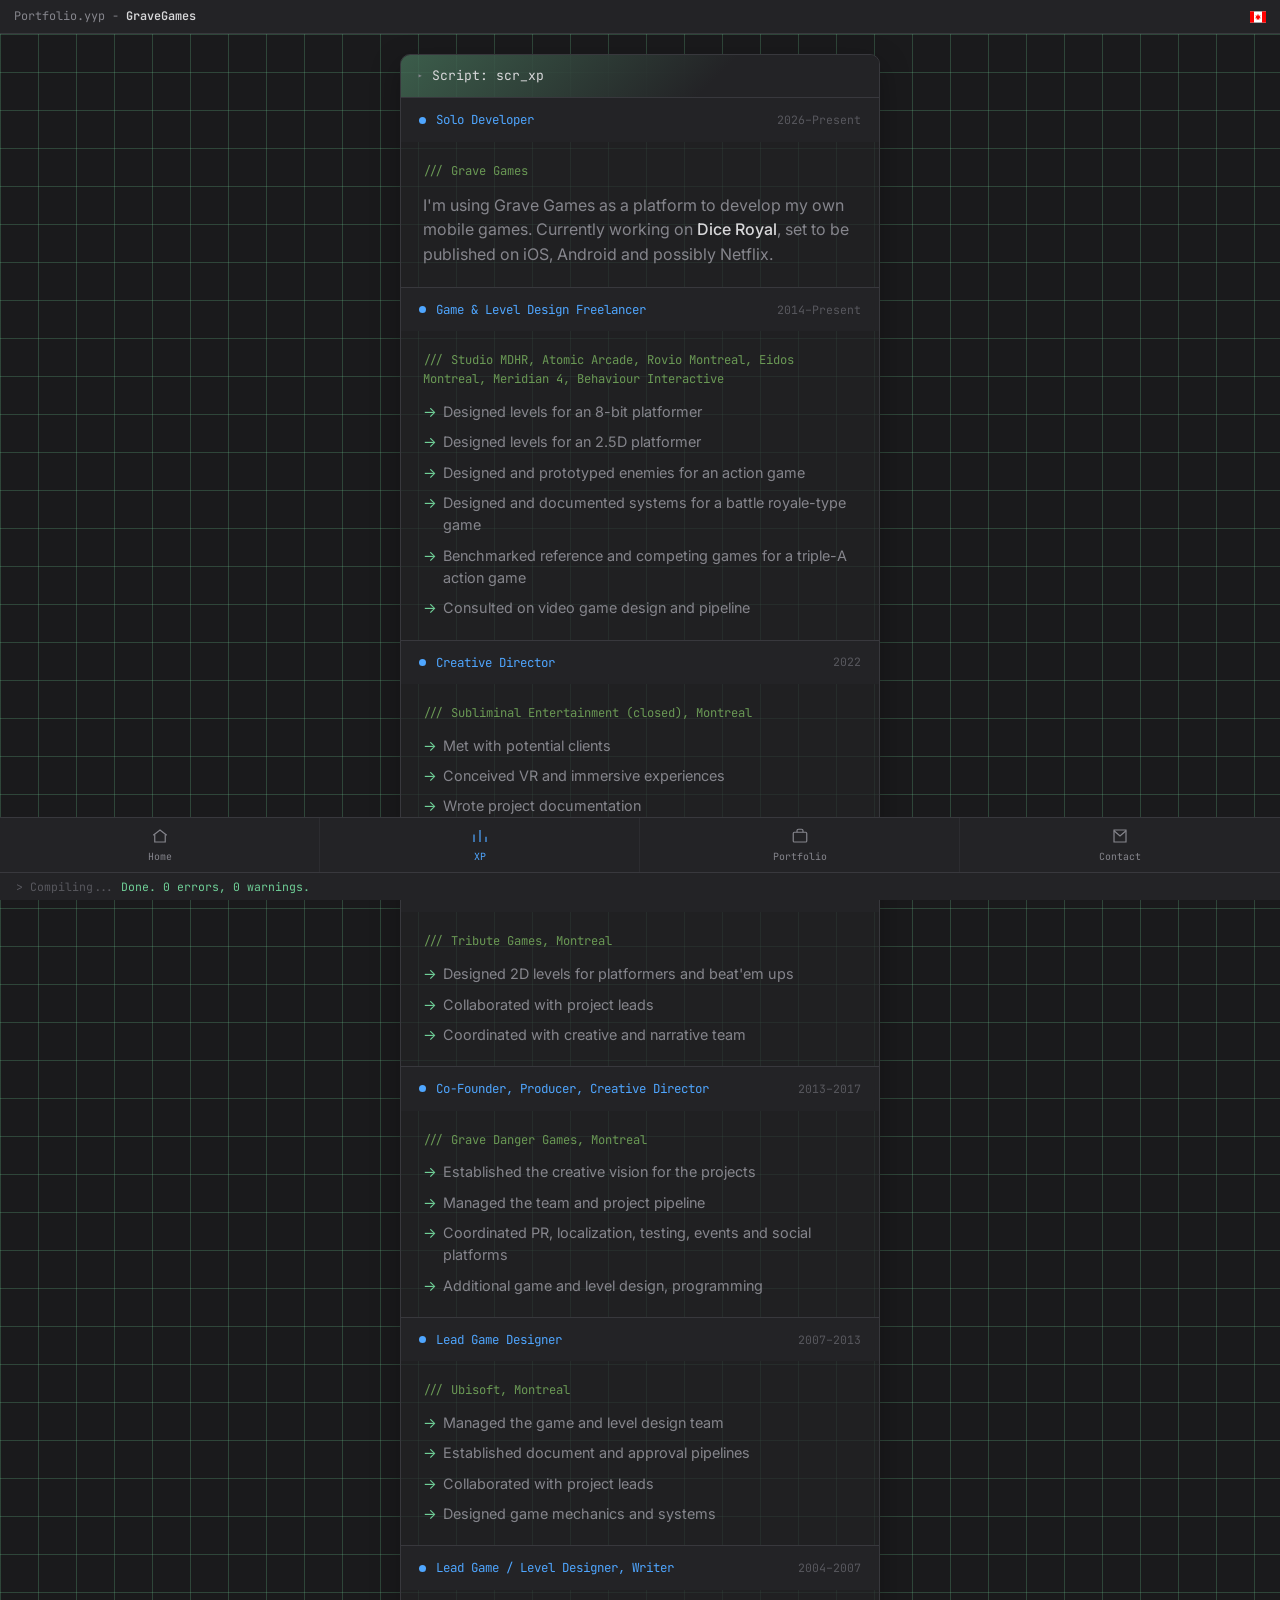
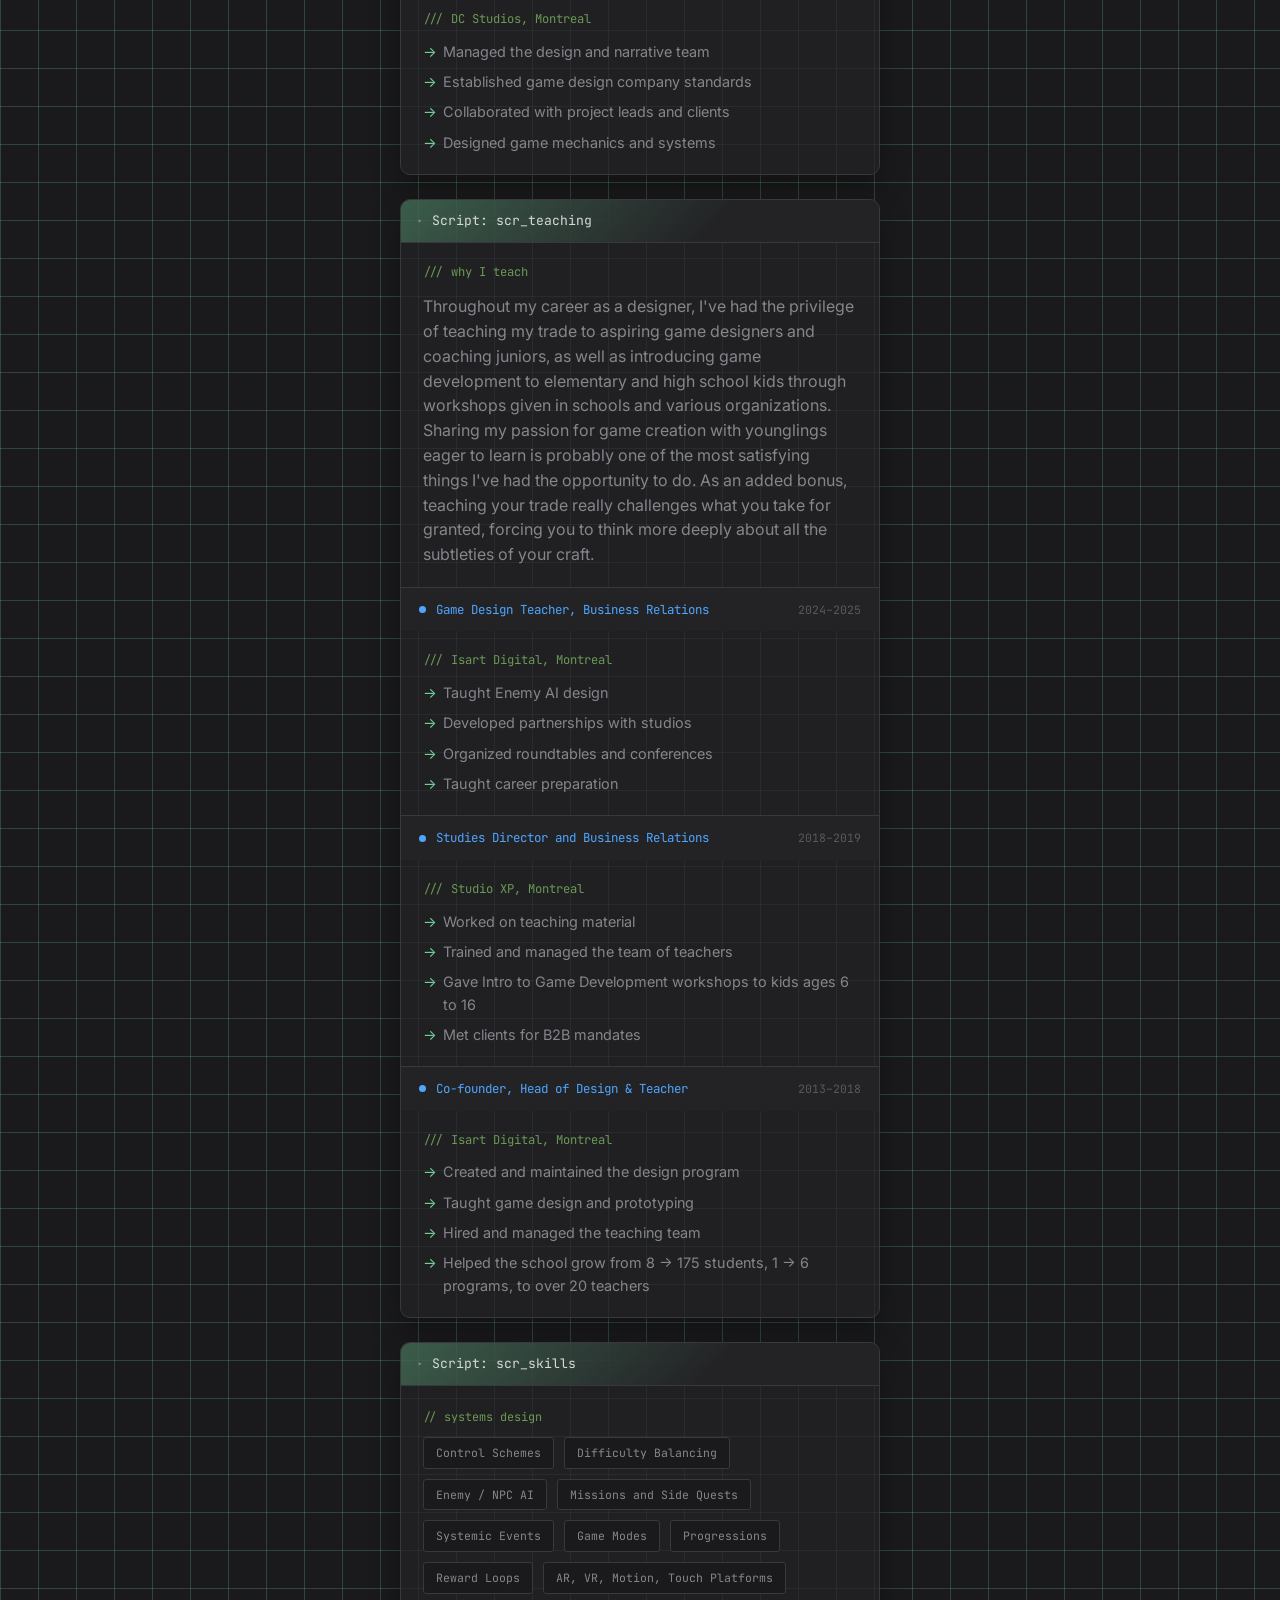
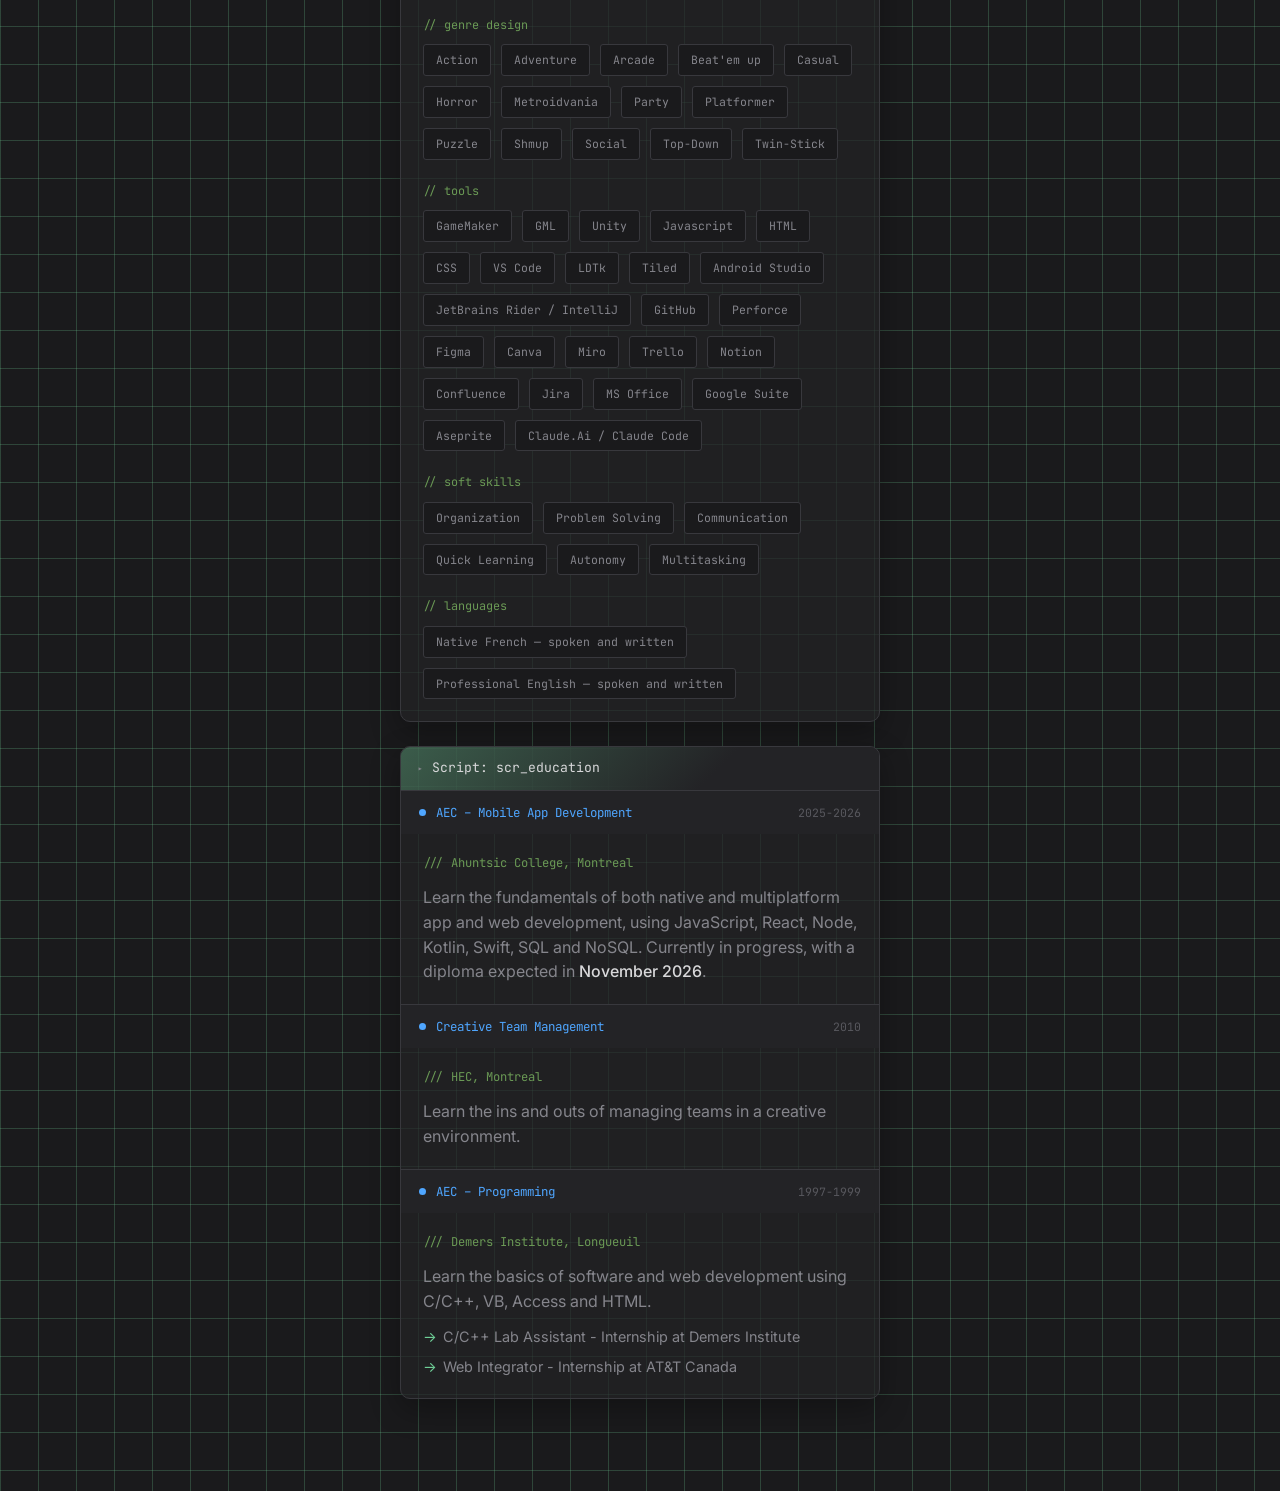
<file: _mockup-mobile-xp.html>
<!DOCTYPE html>
<html lang="en">
<head>
<meta charset="UTF-8">
<meta name="viewport" content="width=device-width, initial-scale=1.0">
<title>Mobile XP — mockup</title>
<link href="https://fonts.googleapis.com/css2?family=Space+Grotesk:wght@500;700&family=Inter:wght@400;500;600&family=JetBrains+Mono:wght@400;500;600&display=swap" rel="stylesheet">
<link rel="stylesheet" href="style.css">
<style>
  /* ---- mobile-only shell — not wired into the real site yet ---- */
  body{ overflow-x: hidden; }

  .m-titlebar{
    position: fixed; top:0; left:0; right:0; z-index: 200;
    height: var(--h-title);
    background: var(--bg-panel);
    border-bottom: 1px solid var(--border);
    display: flex; align-items: center; justify-content: space-between;
    padding: 0 14px;
    font-family: var(--mono);
    font-size: 0.74rem;
    color: var(--text-dim);
  }
  .m-titlebar b{ color: var(--text); font-weight: 600; }
  .m-titlebar .flag-toggle{ display: inline-flex; align-items: center; cursor: pointer; }
  .m-titlebar .flag-toggle svg{ display: block; }

  .m-canvas{
    margin-top: var(--h-title);
    padding: 20px 14px calc(var(--h-status) + 64px);
    min-height: calc(100vh - var(--h-title));
    background-color: var(--bg-workspace);
    background-image:
      linear-gradient(rgba(111,207,151,0.24) 1px, transparent 1px),
      linear-gradient(90deg, rgba(111,207,151,0.24) 1px, transparent 1px);
    background-size: 38px 38px;
  }

  .m-window{ max-width: 480px; margin: 0 auto; }
  .m-window + .m-window{ margin-top: 24px; }
  .m-window .win-titlebar .win-title{
    display: flex; align-items: center; gap: 9px;
    font-family: var(--mono); font-size: 0.82rem; color: var(--text);
  }
  .m-window .win-titlebar .win-caret{ color: var(--text-dim); font-size: 0.65rem; }

  .m-navbar{
    position: fixed; left:0; right:0; bottom: var(--h-status); z-index: 200;
    display: grid; grid-template-columns: repeat(4, 1fr);
    background: var(--bg-panel);
    border-top: 1px solid var(--border);
  }
  .m-navbtn{
    display: flex; flex-direction: column; align-items: center; gap: 4px;
    padding: 9px 0 8px;
    font-family: var(--mono); font-size: 0.62rem;
    color: var(--text-dim);
    cursor: pointer;
    border-right: 1px solid var(--border-soft);
  }
  .m-navbtn:last-child{ border-right: none; }
  .m-navbtn svg{ width: 18px; height: 18px; }
  .m-navbtn.active{ color: var(--accent-blue); }
  .m-navbtn.active svg{ stroke: var(--accent-blue); }
</style>
</head>
<body>

  <div class="m-titlebar">
    <span>Portfolio.yyp - <b>GraveGames</b></span>
    <span class="flag-toggle" id="flagToggle" title="Toggle flag"></span>
  </div>

  <main class="m-canvas">

    <div class="win-chrome m-window">
      <div class="win-titlebar">
        <span class="win-title"><span class="win-caret">▸</span> Script: scr_xp</span>
      </div>
      <div class="object-editor">

        <div class="event" data-job="grave_games">
          <div class="event-head"><span class="dot"></span>Solo Developer<span class="xp-date">2026–Present</span></div>
          <div class="event-body">
            <span class="comment">/// Grave Games</span>
            <p>I'm using Grave Games as a platform to develop my own mobile games. Currently working on <strong>Dice Royal</strong>, set to be published on iOS, Android and possibly Netflix.</p>
          </div>
        </div>

        <div class="event" data-job="freelance">
          <div class="event-head"><span class="dot"></span>Game &amp; Level Design Freelancer<span class="xp-date">2014–Present</span></div>
          <div class="event-body">
            <span class="comment">/// Studio MDHR, Atomic Arcade, Rovio Montreal, Eidos Montreal, Meridian 4, Behaviour Interactive</span>
            <ul class="xp-list">
              <li>Designed levels for an 8-bit platformer</li>
              <li>Designed levels for an 2.5D platformer</li>
              <li>Designed and prototyped enemies for an action game</li>
              <li>Designed and documented systems for a battle royale-type game</li>
              <li>Benchmarked reference and competing games for a triple-A action game</li>
              <li>Consulted on video game design and pipeline</li>
            </ul>
          </div>
        </div>

        <div class="event">
          <div class="event-head"><span class="dot"></span>Creative Director<span class="xp-date">2022</span></div>
          <div class="event-body">
            <span class="comment">/// Subliminal Entertainment (closed), Montreal</span>
            <ul class="xp-list">
              <li>Met with potential clients</li>
              <li>Conceived VR and immersive experiences</li>
              <li>Wrote project documentation</li>
              <li>Designed UX / UI wireframes</li>
            </ul>
          </div>
        </div>

        <div class="event" data-job="tribute">
          <div class="event-head"><span class="dot"></span>Lead Level Designer<span class="xp-date">2018–2021</span></div>
          <div class="event-body">
            <span class="comment">/// Tribute Games, Montreal</span>
            <ul class="xp-list">
              <li>Designed 2D levels for platformers and beat'em ups</li>
              <li>Collaborated with project leads</li>
              <li>Coordinated with creative and narrative team</li>
            </ul>
          </div>
        </div>

        <div class="event" data-job="grave_danger">
          <div class="event-head"><span class="dot"></span>Co-Founder, Producer, Creative Director<span class="xp-date">2013–2017</span></div>
          <div class="event-body">
            <span class="comment">/// Grave Danger Games, Montreal</span>
            <ul class="xp-list">
              <li>Established the creative vision for the projects</li>
              <li>Managed the team and project pipeline</li>
              <li>Coordinated PR, localization, testing, events and social platforms</li>
              <li>Additional game and level design, programming</li>
            </ul>
          </div>
        </div>

        <div class="event" data-job="ubisoft">
          <div class="event-head"><span class="dot"></span>Lead Game Designer<span class="xp-date">2007–2013</span></div>
          <div class="event-body">
            <span class="comment">/// Ubisoft, Montreal</span>
            <ul class="xp-list">
              <li>Managed the game and level design team</li>
              <li>Established document and approval pipelines</li>
              <li>Collaborated with project leads</li>
              <li>Designed game mechanics and systems</li>
            </ul>
          </div>
        </div>

        <div class="event" data-job="dc_studios">
          <div class="event-head"><span class="dot"></span>Lead Game / Level Designer, Writer<span class="xp-date">2004–2007</span></div>
          <div class="event-body">
            <span class="comment">/// DC Studios, Montreal</span>
            <ul class="xp-list">
              <li>Managed the design and narrative team</li>
              <li>Established game design company standards</li>
              <li>Collaborated with project leads and clients</li>
              <li>Designed game mechanics and systems</li>
            </ul>
          </div>
        </div>

      </div>
    </div>

    <div class="win-chrome m-window">
      <div class="win-titlebar">
        <span class="win-title"><span class="win-caret">▸</span> Script: scr_teaching</span>
      </div>
      <div class="object-editor">

        <div class="event">
          <div class="event-body">
            <span class="comment">/// why I teach</span>
            <p>Throughout my career as a designer, I've had the privilege of teaching my trade to aspiring game designers and coaching juniors, as well as introducing game development to elementary and high school kids through workshops given in schools and various organizations. Sharing my passion for game creation with younglings eager to learn is probably one of the most satisfying things I've had the opportunity to do. As an added bonus, teaching your trade really challenges what you take for granted, forcing you to think more deeply about all the subtleties of your craft.</p>
          </div>
        </div>

        <div class="event">
          <div class="event-head"><span class="dot"></span>Game Design Teacher, Business Relations<span class="xp-date">2024–2025</span></div>
          <div class="event-body">
            <span class="comment">/// Isart Digital, Montreal</span>
            <ul class="xp-list">
              <li>Taught Enemy AI design</li>
              <li>Developed partnerships with studios</li>
              <li>Organized roundtables and conferences</li>
              <li>Taught career preparation</li>
            </ul>
          </div>
        </div>

        <div class="event">
          <div class="event-head"><span class="dot"></span>Studies Director and Business Relations<span class="xp-date">2018–2019</span></div>
          <div class="event-body">
            <span class="comment">/// Studio XP, Montreal</span>
            <ul class="xp-list">
              <li>Worked on teaching material</li>
              <li>Trained and managed the team of teachers</li>
              <li>Gave Intro to Game Development workshops to kids ages 6 to 16</li>
              <li>Met clients for B2B mandates</li>
            </ul>
          </div>
        </div>

        <div class="event">
          <div class="event-head"><span class="dot"></span>Co-founder, Head of Design &amp; Teacher<span class="xp-date">2013–2018</span></div>
          <div class="event-body">
            <span class="comment">/// Isart Digital, Montreal</span>
            <ul class="xp-list">
              <li>Created and maintained the design program</li>
              <li>Taught game design and prototyping</li>
              <li>Hired and managed the teaching team</li>
              <li>Helped the school grow from 8 → 175 students, 1 → 6 programs, to over 20 teachers</li>
            </ul>
          </div>
        </div>

      </div>
    </div>

    <div class="win-chrome m-window">
      <div class="win-titlebar">
        <span class="win-title"><span class="win-caret">▸</span> Script: scr_skills</span>
      </div>
      <div class="skills-body">
        <span class="gml-com">// systems design</span>
        <div class="skills-tags">
          <span class="chip">Control Schemes</span>
          <span class="chip">Difficulty Balancing</span>
          <span class="chip">Enemy / NPC AI</span>
          <span class="chip">Missions and Side Quests</span>
          <span class="chip">Systemic Events</span>
          <span class="chip">Game Modes</span>
          <span class="chip">Progressions</span>
          <span class="chip">Reward Loops</span>
          <span class="chip">AR, VR, Motion, Touch Platforms</span>
        </div>

        <span class="gml-com">// genre design</span>
        <div class="skills-tags">
          <span class="chip">Action</span>
          <span class="chip">Adventure</span>
          <span class="chip">Arcade</span>
          <span class="chip">Beat'em up</span>
          <span class="chip">Casual</span>
          <span class="chip">Horror</span>
          <span class="chip">Metroidvania</span>
          <span class="chip">Party</span>
          <span class="chip">Platformer</span>
          <span class="chip">Puzzle</span>
          <span class="chip">Shmup</span>
          <span class="chip">Social</span>
          <span class="chip">Top-Down</span>
          <span class="chip">Twin-Stick</span>
        </div>

        <span class="gml-com">// tools</span>
        <div class="skills-tags">
          <span class="chip">GameMaker</span>
          <span class="chip">GML</span>
          <span class="chip">Unity</span>
          <span class="chip">Javascript</span>
          <span class="chip">HTML</span>
          <span class="chip">CSS</span>
          <span class="chip">VS Code</span>
          <span class="chip">LDTk</span>
          <span class="chip">Tiled</span>
          <span class="chip">Android Studio</span>
          <span class="chip">JetBrains Rider / IntelliJ</span>
          <span class="chip">GitHub</span>
          <span class="chip">Perforce</span>
          <span class="chip">Figma</span>
          <span class="chip">Canva</span>
          <span class="chip">Miro</span>
          <span class="chip">Trello</span>
          <span class="chip">Notion</span>
          <span class="chip">Confluence</span>
          <span class="chip">Jira</span>
          <span class="chip">MS Office</span>
          <span class="chip">Google Suite</span>
          <span class="chip">Aseprite</span>
          <span class="chip">Claude.Ai / Claude Code</span>
        </div>

        <span class="gml-com">// soft skills</span>
        <div class="skills-tags">
          <span class="chip">Organization</span>
          <span class="chip">Problem Solving</span>
          <span class="chip">Communication</span>
          <span class="chip">Quick Learning</span>
          <span class="chip">Autonomy</span>
          <span class="chip">Multitasking</span>
        </div>

        <span class="gml-com">// languages</span>
        <div class="skills-tags">
          <span class="chip">Native French — spoken and written</span>
          <span class="chip">Professional English — spoken and written</span>
        </div>
      </div>
    </div>

    <div class="win-chrome m-window">
      <div class="win-titlebar">
        <span class="win-title"><span class="win-caret">▸</span> Script: scr_education</span>
      </div>
      <div class="object-editor">

        <div class="event">
          <div class="event-head"><span class="dot"></span>AEC – Mobile App Development<span class="xp-date">2025-2026</span></div>
          <div class="event-body">
            <span class="comment">/// Ahuntsic College, Montreal</span>
            <p>Learn the fundamentals of both native and multiplatform app and web development, using JavaScript, React, Node, Kotlin, Swift, SQL and NoSQL. Currently in progress, with a diploma expected in <strong>November 2026</strong>.</p>
          </div>
        </div>

        <div class="event">
          <div class="event-head"><span class="dot"></span>Creative Team Management<span class="xp-date">2010</span></div>
          <div class="event-body">
            <span class="comment">/// HEC, Montreal</span>
            <p>Learn the ins and outs of managing teams in a creative environment.</p>
          </div>
        </div>

        <div class="event">
          <div class="event-head"><span class="dot"></span>AEC – Programming<span class="xp-date">1997-1999</span></div>
          <div class="event-body">
            <span class="comment">/// Demers Institute, Longueuil</span>
            <p>Learn the basics of software and web development using C/C++, VB, Access and HTML.</p>
            <ul class="xp-list">
              <li>C/C++ Lab Assistant - Internship at Demers Institute</li>
              <li>Web Integrator - Internship at AT&amp;T Canada</li>
            </ul>
          </div>
        </div>

      </div>
    </div>

  </main>

  <div class="statusbar">
    <span>&gt; Compiling... <span class="ok">Done. 0 errors, 0 warnings.</span></span>
  </div>

  <nav class="m-navbar">
    <div class="m-navbtn">
      <svg viewBox="0 0 24 24" fill="none" stroke="currentColor" stroke-width="1.6"><path d="M3 11l9-7 9 7"/><path d="M5 10v10h14V10"/></svg>
      Home
    </div>
    <div class="m-navbtn active">
      <svg viewBox="0 0 24 24" fill="none" stroke="currentColor" stroke-width="1.6"><path d="M4 20V10M12 20V4M20 20v-7"/></svg>
      XP
    </div>
    <div class="m-navbtn">
      <svg viewBox="0 0 24 24" fill="none" stroke="currentColor" stroke-width="1.6"><rect x="3" y="7" width="18" height="13" rx="1.5"/><path d="M8 7V5a2 2 0 0 1 2-2h4a2 2 0 0 1 2 2v2"/></svg>
      Portfolio
    </div>
    <div class="m-navbtn">
      <svg viewBox="0 0 24 24" fill="none" stroke="currentColor" stroke-width="1.6"><path d="M4 4h16v16H4z"/><path d="M4 5l8 7 8-7"/></svg>
      Contact
    </div>
  </nav>

  <script>
    var flagToggle = document.getElementById('flagToggle');
    var isQuebecFlag = false;
    var CANADA_FLAG = '<svg viewBox="0 0 20 14" width="16" height="12" xmlns="http://www.w3.org/2000/svg">' +
      '<rect width="20" height="14" fill="#fff"/>' +
      '<rect width="5" height="14" fill="#FF0000"/>' +
      '<rect x="15" width="5" height="14" fill="#FF0000"/>' +
      '<path d="M10 3 L11 5.5 L13.5 5 L12 7 L14 8.5 L11.5 8.5 L11.5 11 L10 9.5 L8.5 11 L8.5 8.5 L6 8.5 L8 7 L6.5 5 L9 5.5 Z" fill="#FF0000"/>' +
      '</svg>';
    var QUEBEC_FLAG = '<svg viewBox="0 0 20 14" width="16" height="12" xmlns="http://www.w3.org/2000/svg">' +
      '<rect width="20" height="14" fill="#003DA5"/>' +
      '<rect x="8.5" width="3" height="14" fill="#fff"/>' +
      '<rect y="5.5" width="20" height="3" fill="#fff"/>' +
      '<path d="M4 2 L5 4 L4 6 L3 4 Z" fill="#fff"/>' +
      '<path d="M16 2 L17 4 L16 6 L15 4 Z" fill="#fff"/>' +
      '<path d="M4 8 L5 10 L4 12 L3 10 Z" fill="#fff"/>' +
      '<path d="M16 8 L17 10 L16 12 L15 10 Z" fill="#fff"/>' +
      '</svg>';
    if (flagToggle) {
      flagToggle.innerHTML = CANADA_FLAG;
      flagToggle.addEventListener('click', function(){
        isQuebecFlag = !isQuebecFlag;
        flagToggle.innerHTML = isQuebecFlag ? QUEBEC_FLAG : CANADA_FLAG;
      });
    }
  </script>
</body>
</html>
</file>
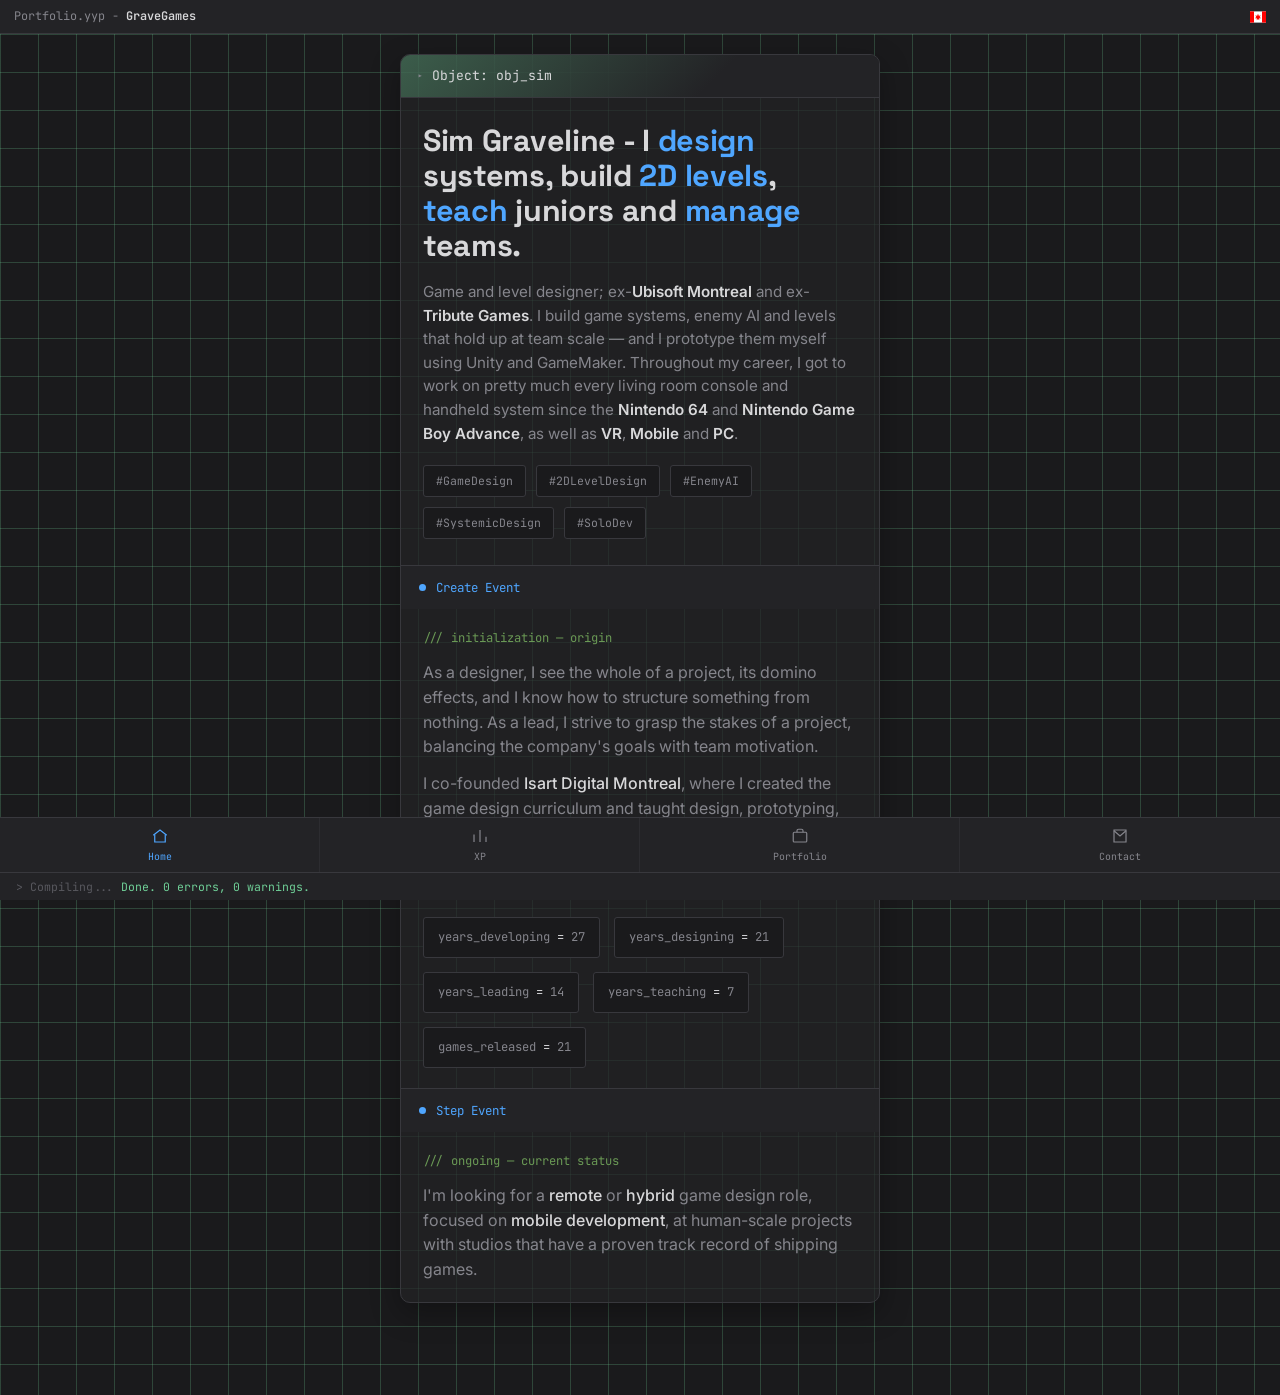
<file: _mockup-mobile.html>
<!DOCTYPE html>
<html lang="en">
<head>
<meta charset="UTF-8">
<meta name="viewport" content="width=device-width, initial-scale=1.0">
<title>Mobile landing — mockup</title>
<link href="https://fonts.googleapis.com/css2?family=Space+Grotesk:wght@500;700&family=Inter:wght@400;500;600&family=JetBrains+Mono:wght@400;500;600&display=swap" rel="stylesheet">
<link rel="stylesheet" href="style.css">
<style>
  /* ---- mobile-only shell — not wired into the real site yet ---- */
  body{ overflow-x: hidden; }

  .m-titlebar{
    position: fixed; top:0; left:0; right:0; z-index: 200;
    height: var(--h-title);
    background: var(--bg-panel);
    border-bottom: 1px solid var(--border);
    display: flex; align-items: center; justify-content: space-between;
    padding: 0 14px;
    font-family: var(--mono);
    font-size: 0.74rem;
    color: var(--text-dim);
  }
  .m-titlebar b{ color: var(--text); font-weight: 600; }
  .m-titlebar .flag-toggle{ display: inline-flex; align-items: center; cursor: pointer; }
  .m-titlebar .flag-toggle svg{ display: block; }

  .m-canvas{
    margin-top: var(--h-title);
    padding: 20px 14px calc(var(--h-status) + 64px);
    min-height: calc(100vh - var(--h-title));
    background-color: var(--bg-workspace);
    background-image:
      linear-gradient(rgba(111,207,151,0.24) 1px, transparent 1px),
      linear-gradient(90deg, rgba(111,207,151,0.24) 1px, transparent 1px);
    background-size: 38px 38px;
  }

  .m-window{ max-width: 480px; margin: 0 auto; }
  .m-window .win-titlebar .win-title{
    display: flex; align-items: center; gap: 9px;
    font-family: var(--mono); font-size: 0.82rem; color: var(--text);
  }
  .m-window .win-titlebar .win-caret{ color: var(--text-dim); font-size: 0.65rem; }

  .m-navbar{
    position: fixed; left:0; right:0; bottom: var(--h-status); z-index: 200;
    display: grid; grid-template-columns: repeat(4, 1fr);
    background: var(--bg-panel);
    border-top: 1px solid var(--border);
  }
  .m-navbtn{
    display: flex; flex-direction: column; align-items: center; gap: 4px;
    padding: 9px 0 8px;
    font-family: var(--mono); font-size: 0.62rem;
    color: var(--text-dim);
    cursor: pointer;
    border-right: 1px solid var(--border-soft);
  }
  .m-navbtn:last-child{ border-right: none; }
  .m-navbtn svg{ width: 18px; height: 18px; }
  .m-navbtn.active{ color: var(--accent-blue); }
  .m-navbtn.active svg{ stroke: var(--accent-blue); }
</style>
</head>
<body>

  <div class="m-titlebar">
    <span>Portfolio.yyp - <b>GraveGames</b></span>
    <span class="flag-toggle" id="flagToggle" title="Toggle flag"></span>
  </div>

  <main class="m-canvas">
    <div class="win-chrome m-window">
      <div class="win-titlebar">
        <span class="win-title"><span class="win-caret">▸</span> Object: obj_sim</span>
      </div>
      <div class="object-editor">

        <div class="obj-identity">
          <h1>Sim Graveline - I <span class="hl">design</span> systems, build <span class="hl">2D levels</span>, <span class="hl">teach</span> juniors and <span class="hl">manage</span> teams.</h1>
          <p class="hero-sub">Game and level designer; ex-<strong>Ubisoft Montreal</strong> and ex-<strong>Tribute Games</strong>. I build game systems, enemy AI and levels that hold up at team scale — and I prototype them myself using Unity and GameMaker. Throughout my career, I got to work on pretty much every living room console and handheld system since the <strong>Nintendo 64</strong> and <strong>Nintendo Game Boy Advance</strong>, as well as <strong>VR</strong>, <strong>Mobile</strong> and <strong>PC</strong>.</p>
          <div class="hero-tags">
            <span class="chip">#GameDesign</span>
            <span class="chip">#2DLevelDesign</span>
            <span class="chip">#EnemyAI</span>
            <span class="chip">#SystemicDesign</span>
            <span class="chip">#SoloDev</span>
          </div>
        </div>

        <div class="event">
          <div class="event-head"><span class="dot"></span>Create Event</div>
          <div class="event-body">
            <span class="comment">/// initialization — origin</span>
            <p>As a designer, I see the whole of a project, its domino effects, and I know how to structure something from nothing. As a lead, I strive to grasp the stakes of a project, balancing the company's goals with team motivation.</p>
            <p>I co-founded <strong>Isart Digital Montreal</strong>, where I created the game design curriculum and taught design, prototyping, and game production — on top of managing the team of teachers, which forced me to understand my craft on a deeper level, as well as to clarify my thinking and share it.</p>
            <div class="locals">
              <div class="local-var"><span class="k">years_developing</span> = <span class="v">27</span></div>
              <div class="local-var"><span class="k">years_designing</span> = <span class="v">21</span></div>
              <div class="local-var"><span class="k">years_leading</span> = <span class="v">14</span></div>
              <div class="local-var"><span class="k">years_teaching</span> = <span class="v">7</span></div>
              <div class="local-var"><span class="k">games_released</span> = <span class="v">21</span></div>
            </div>
          </div>
        </div>

        <div class="event">
          <div class="event-head"><span class="dot"></span>Step Event</div>
          <div class="event-body">
            <span class="comment">/// ongoing — current status</span>
            <p>I'm looking for a <strong>remote</strong> or <strong>hybrid</strong> game design role, focused on <strong>mobile development</strong>, at human-scale projects with studios that have a proven track record of shipping games.</p>
          </div>
        </div>

      </div>
    </div>
  </main>

  <div class="statusbar">
    <span>&gt; Compiling... <span class="ok">Done. 0 errors, 0 warnings.</span></span>
  </div>

  <nav class="m-navbar">
    <div class="m-navbtn active">
      <svg viewBox="0 0 24 24" fill="none" stroke="currentColor" stroke-width="1.6"><path d="M3 11l9-7 9 7"/><path d="M5 10v10h14V10"/></svg>
      Home
    </div>
    <div class="m-navbtn">
      <svg viewBox="0 0 24 24" fill="none" stroke="currentColor" stroke-width="1.6"><path d="M4 20V10M12 20V4M20 20v-7"/></svg>
      XP
    </div>
    <div class="m-navbtn">
      <svg viewBox="0 0 24 24" fill="none" stroke="currentColor" stroke-width="1.6"><rect x="3" y="7" width="18" height="13" rx="1.5"/><path d="M8 7V5a2 2 0 0 1 2-2h4a2 2 0 0 1 2 2v2"/></svg>
      Portfolio
    </div>
    <div class="m-navbtn">
      <svg viewBox="0 0 24 24" fill="none" stroke="currentColor" stroke-width="1.6"><path d="M4 4h16v16H4z"/><path d="M4 5l8 7 8-7"/></svg>
      Contact
    </div>
  </nav>

  <script>
    var flagToggle = document.getElementById('flagToggle');
    var isQuebecFlag = false;
    var CANADA_FLAG = '<svg viewBox="0 0 20 14" width="16" height="12" xmlns="http://www.w3.org/2000/svg">' +
      '<rect width="20" height="14" fill="#fff"/>' +
      '<rect width="5" height="14" fill="#FF0000"/>' +
      '<rect x="15" width="5" height="14" fill="#FF0000"/>' +
      '<path d="M10 3 L11 5.5 L13.5 5 L12 7 L14 8.5 L11.5 8.5 L11.5 11 L10 9.5 L8.5 11 L8.5 8.5 L6 8.5 L8 7 L6.5 5 L9 5.5 Z" fill="#FF0000"/>' +
      '</svg>';
    var QUEBEC_FLAG = '<svg viewBox="0 0 20 14" width="16" height="12" xmlns="http://www.w3.org/2000/svg">' +
      '<rect width="20" height="14" fill="#003DA5"/>' +
      '<rect x="8.5" width="3" height="14" fill="#fff"/>' +
      '<rect y="5.5" width="20" height="3" fill="#fff"/>' +
      '<path d="M4 2 L5 4 L4 6 L3 4 Z" fill="#fff"/>' +
      '<path d="M16 2 L17 4 L16 6 L15 4 Z" fill="#fff"/>' +
      '<path d="M4 8 L5 10 L4 12 L3 10 Z" fill="#fff"/>' +
      '<path d="M16 8 L17 10 L16 12 L15 10 Z" fill="#fff"/>' +
      '</svg>';
    if (flagToggle) {
      flagToggle.innerHTML = CANADA_FLAG;
      flagToggle.addEventListener('click', function(){
        isQuebecFlag = !isQuebecFlag;
        flagToggle.innerHTML = isQuebecFlag ? QUEBEC_FLAG : CANADA_FLAG;
      });
    }
  </script>
</body>
</html>
</file>
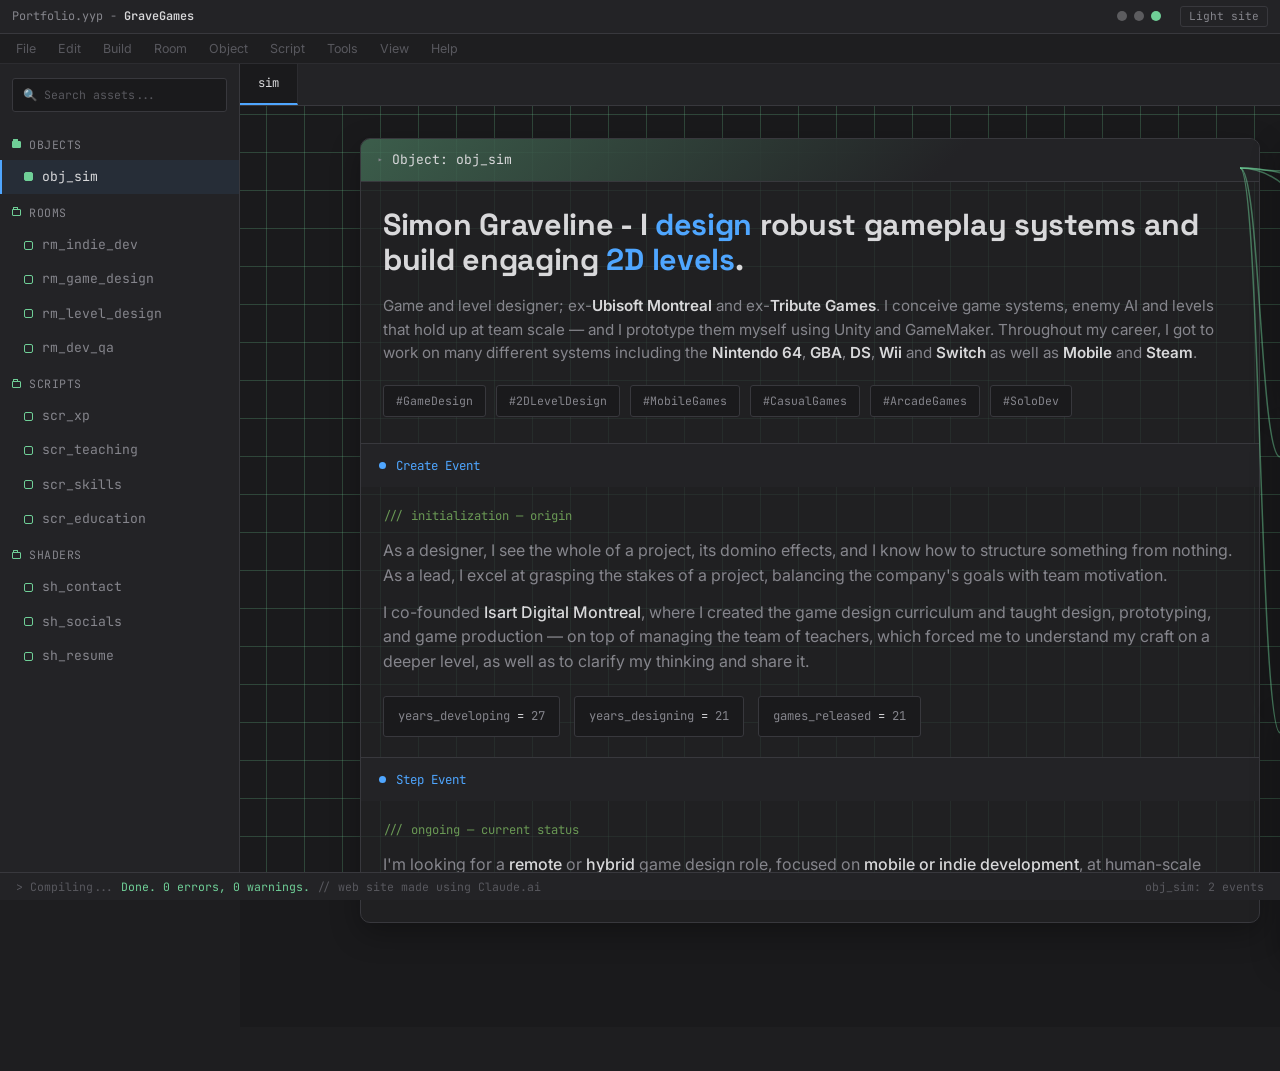
<file: full.html>
<!DOCTYPE html>
<html lang="en">
<head>
<meta charset="UTF-8">
<meta name="viewport" content="width=device-width, initial-scale=1.0">
<title>Simon Graveline</title>
<link rel="preconnect" href="https://fonts.googleapis.com">
<link rel="preconnect" href="https://fonts.gstatic.com" crossorigin>
<link href="https://fonts.googleapis.com/css2?family=Space+Grotesk:wght@500;700&family=Inter:wght@400;500;600&family=JetBrains+Mono:wght@400;500;600&display=swap" rel="stylesheet">
<link rel="stylesheet" href="style.css">
</head>
<body>

  <div class="titlebar">
    <div class="name">Portfolio.yyp - <b>GraveGames</b></div>
    <div class="winctrls">
      <span class="c1"></span><span class="c2"></span><span class="c3"></span>
      <a class="site-switch" href="index.html" title="Go to the light version of the site">Light site</a>
    </div>
  </div>

  <div class="menubar">
    <span>File</span><span>Edit</span><span>Build</span><span>Room</span>
    <span>Object</span><span>Script</span><span>Tools</span><span>View</span><span>Help</span>
  </div>

  <aside class="asset-tree">
    <div class="tree-search">🔍 Search assets...</div>

    <div class="tree-folder"><span class="tree-folder-ico"></span>Objects</div>
    <a class="tree-item" data-target="apropos"><span class="tree-ico"></span>obj_sim</a>

    <div class="tree-folder"><span class="tree-folder-ico"></span>Rooms</div>
    <a class="tree-item" data-target="indie_dev"><span class="tree-ico"></span>rm_indie_dev</a>
    <a class="tree-item" data-target="game_design"><span class="tree-ico"></span>rm_game_design</a>
    <a class="tree-item" data-target="level_design"><span class="tree-ico"></span>rm_level_design</a>
    <a class="tree-item" data-target="dev_qa"><span class="tree-ico"></span>rm_dev_qa</a>

    <div class="tree-folder"><span class="tree-folder-ico"></span>Scripts</div>
    <a class="tree-item" data-target="xp"><span class="tree-ico"></span>scr_xp</a>
    <a class="tree-item" data-target="teaching"><span class="tree-ico"></span>scr_teaching</a>
    <a class="tree-item" data-target="competences"><span class="tree-ico"></span>scr_skills</a>
    <a class="tree-item" data-target="education"><span class="tree-ico"></span>scr_education</a>

    <div class="tree-folder"><span class="tree-folder-ico"></span>Shaders</div>
    <a class="tree-item" data-target="contact"><span class="tree-ico"></span>sh_contact</a>
    <a class="tree-item" data-target="socials"><span class="tree-ico"></span>sh_socials</a>
    <a class="tree-item" data-target="resume"><span class="tree-ico"></span>sh_resume</a>
  </aside>

  <div class="workspace-col">
    <div class="tabstrip">
      <a class="tab active" data-target="apropos">sim</a>
    </div>

    <main class="workspace">

      <section id="workspace-windows">
        <div class="window-stack" id="windowStack"></div>
      </section>

      <section class="m-pages" id="mPages">
        <div class="m-page" id="m-page-home"></div>
        <div class="m-page" id="m-page-xp"></div>
        <div class="m-page" id="m-page-portfolio"></div>
        <div class="m-page" id="m-page-contact"></div>
      </section>

      <template data-card="apropos">
       <div class="obj-gallery-proto">
        <svg class="proto-connectors"></svg>
        <div class="win-chrome">
        <div class="win-titlebar">
          <span class="win-title"><span class="win-caret">▸</span> Object: obj_sim</span>
        </div>
        <div class="object-editor">

          <div class="obj-identity">
            <h1>Simon Graveline - I <span class="hl">design</span> robust gameplay systems and build engaging <span class="hl">2D levels</span>.</h1>
            <p class="hero-sub">Game and level designer; ex-<strong>Ubisoft Montreal</strong> and ex-<strong>Tribute Games</strong>. I conceive game systems, enemy AI and levels that hold up at team scale — and I prototype them myself using Unity and GameMaker. Throughout my career, I got to work on many different systems including the <strong>Nintendo 64</strong>, <strong>GBA</strong>, <strong>DS</strong>, <strong>Wii</strong> and <strong>Switch</strong> as well as <strong>Mobile</strong> and <strong>Steam</strong>.</p>
            <div class="hero-tags">
              <span class="chip">#GameDesign</span>
              <span class="chip">#2DLevelDesign</span>
              <span class="chip">#MobileGames</span>
			        <span class="chip">#CasualGames</span>
			        <span class="chip">#ArcadeGames</span>
              <span class="chip">#SoloDev</span>
            </div>
          </div>

          <div class="event">
            <div class="event-head"><span class="dot"></span>Create Event</div>
            <div class="event-body">
              <span class="comment">/// initialization — origin</span>
              <p>As a designer, I see the whole of a project, its domino effects, and I know how to structure something from nothing. As a lead, I excel at grasping the stakes of a project, balancing the company's goals with team motivation.</p>
              <p>I co-founded <strong>Isart Digital Montreal</strong>, where I created the game design curriculum and taught design, prototyping, and game production — on top of managing the team of teachers, which forced me to understand my craft on a deeper level, as well as to clarify my thinking and share it.</p>
              <div class="locals">
                <div class="local-var"><span class="k">years_developing</span> = <span class="v">27</span></div>
                <div class="local-var"><span class="k">years_designing</span> = <span class="v">21</span></div>
                <div class="local-var"><span class="k">games_released</span> = <span class="v">21</span></div>
              </div>
            </div>
          </div>

          <div class="event">
            <div class="event-head"><span class="dot"></span>Step Event</div>
            <div class="event-body">
              <span class="comment">/// ongoing — current status</span>
              <p>I'm looking for a <strong>remote</strong> or <strong>hybrid</strong> game design role, focused on <strong>mobile or indie development</strong>, at human-scale projects with studios that have a proven track record of shipping games.</p>
            </div>
          </div>
        </div>
        </div>
        <div class="proto-subwindows"></div>
       </div>
      </template>

      <template data-card="xp">
       <div class="xp-gallery-proto">
        <svg class="proto-connectors"></svg>
        <div class="win-chrome">
        <div class="win-titlebar">
          <span class="win-title"><span class="win-caret">▸</span> Script: scr_xp</span>
          <span class="win-close" data-close-window>×</span>
        </div>
        <div class="object-editor">

          <div class="event" data-job="grave_games">
            <div class="event-head"><span class="dot"></span>Solo Developer<span class="xp-date">2026–Present</span></div>
            <div class="event-body">
              <span class="comment">/// Grave Games</span>
              <p>I'm using Grave Games as a platform to develop my own mobile games. Currently working on <strong>Dice Royal</strong>, set to be published on iOS, Android and possibly Netflix.</p>
            </div>
          </div>

          <div class="event" data-job="freelance">
            <div class="event-head"><span class="dot"></span>Level Design Freelance<span class="xp-date">2024</span></div>
            <div class="event-body">
              <span class="comment">/// Studio MDHR</span>
              <ul class="xp-list">
                <li>Designed levels for an 8-bit platformer</li>
                <li>Designed and prototyped enemies and traps</li>                
              </ul>
            </div>
          </div>

          <div class="event" data-job="tribute">
            <div class="event-head"><span class="dot"></span>Level Designer<span class="xp-date">2018–2022</span></div>
            <div class="event-body">
              <span class="comment">/// Tribute Games, Montreal</span>
              <ul class="xp-list">
                <li>Designed 2D levels for platformers and beat'em ups</li>
                <li>Collaborated with project leads</li>
                <li>Coordinated with creative and narrative team</li>
              </ul>
            </div>
          </div>

          <div class="event" data-job="grave_danger">
            <div class="event-head"><span class="dot"></span>Co-Founder, Game Designer<span class="xp-date">2013–2018</span></div>
            <div class="event-body">
              <span class="comment">/// Grave Danger Games, Montreal</span>
              <ul class="xp-list">
                <li>Established the creative vision for the projects</li>
                <li>Managed the team and project pipeline</li>
                <li>Coordinated PR, localization, testing, events and social platforms</li>
                <li>Additional game and level design, art and programming</li>
              </ul>
            </div>
          </div>

          <div class="event" data-job="ubisoft">
            <div class="event-head"><span class="dot"></span>Game Designer<span class="xp-date">2007–2013</span></div>
            <div class="event-body">
              <span class="comment">/// Ubisoft, Montreal</span>
              <ul class="xp-list">
                <li>Managed the game and level design team</li>
                <li>Established document and approval pipelines</li>
                <li>Collaborated with project leads</li>
                <li>Designed game mechanics and systems</li>
              </ul>
            </div>
          </div>

          <div class="event" data-job="dc_studios">
            <div class="event-head"><span class="dot"></span>Game / Level Designer<span class="xp-date">2004–2007</span></div>
            <div class="event-body">
              <span class="comment">/// DC Studios, Montreal</span>
              <ul class="xp-list">
                <li>Managed the design and narrative team</li>
                <li>Established game design company standards</li>
                <li>Collaborated with project leads and clients</li>
                <li>Designed game mechanics and systems</li>
              </ul>
            </div>
          </div>

        </div>
        </div>
        <div class="proto-subwindows"></div>
       </div>
      </template>

      <template data-card="teaching">
       <div class="win-chrome">
        <div class="win-titlebar">
          <span class="win-title"><span class="win-caret">▸</span> Script: scr_teaching</span>
          <span class="win-close" data-close-window>×</span>
        </div>
        <div class="object-editor">

          <div class="event">
            <div class="event-body">
              <span class="comment">/// why I teach</span>
              <p>Throughout my career as a designer, I've had the privilege of teaching my trade to aspiring game designers and coaching juniors, as well as introducing game development to elementary and high school kids through workshops given in schools and various organizations. Sharing my passion for game creation with younglings eager to learn is probably one of the most rewarding things I've had the opportunity to do. As an added bonus, teaching your trade really challenges what you take for granted, forcing you to think more deeply about all the subtleties of your craft.</p>
            </div>
          </div>

          <div class="event">
            <div class="event-head"><span class="dot"></span>Co-founder, Head of Design &amp; Teacher<span class="xp-date">2013–2018</span></div>
            <div class="event-body">
              <span class="comment">/// Isart Digital, Montreal</span>
              <ul class="xp-list">
                <li>Created and maintained the design program</li>
                <li>Taught Game Design Systems, Enemy AI design and Prototyping</li>                
                <li>Hired and managed the teaching team</li>
                <li>Helped the school grow from 8 → 175 students, 1 → 6 programs, to over 20 teachers</li>
              </ul>
            </div>
          </div>

        </div>
       </div>
      </template>

      <template data-card="competences">
       <div class="win-chrome">
        <div class="win-titlebar">
          <span class="win-title"><span class="win-caret">▸</span> Script: scr_skills</span>
          <span class="win-close" data-close-window>×</span>
        </div>
        <div class="skills-body">
          <span class="gml-com">// systems design</span>
          <div class="skills-tags">
            <span class="chip">Game Systems and Mechanics</span>
            <span class="chip">Progression and Difficulty Balancing</span>
            <span class="chip">Enemy and NPC AI</span>
            <span class="chip">Missions, Side Quests and Systemic Events</span>
            <span class="chip">Reward Loops, Flow and Feedback</span>
            <span class="chip">Handheld and Mobile Platforms</span>
          </div>

          <span class="gml-com">// genre design</span>
          <div class="skills-tags">
            <span class="chip">Action</span>
            <span class="chip">Arcade</span>
            <span class="chip">Beat'em up</span>
            <span class="chip">Casual</span>            
            <span class="chip">Idle</span>
            <span class="chip">Mobile</span>
            <span class="chip">Platformer</span>
            <span class="chip">Puzzle</span>
            <span class="chip">Shmup</span>
            <span class="chip">Social</span>            
            <span class="chip">Twin-Stick</span>
            <span class="chip">Tycoon</span>
          </div>

          <span class="gml-com">// tools</span>
          <div class="skills-tags">
            <span class="chip">GameMaker</span>            
            <span class="chip">Unity</span>
            <span class="chip">Javascript</span>
            <span class="chip">HTML / CSS</span>
            <span class="chip">LDTk / Tiled</span>
            <span class="chip">Android Studio</span>
            <span class="chip">JetBrains Rider / VS Code</span>            
            <span class="chip">GitHub</span>
            <span class="chip">Perforce</span>
            <span class="chip">Figma / Canva / Miro</span>            
            <span class="chip">Jira / Trello</span>
            <span class="chip">Confluence / Notion</span>            
            <span class="chip">MS Office / Google Suite</span>            
            <span class="chip">Aseprite</span>
            <span class="chip">Claude.Ai / Claude Code</span>
          </div>

          <span class="gml-com">// soft skills</span>
          <div class="skills-tags">
            <span class="chip">Organization</span>
            <span class="chip">Problem Solving</span>
            <span class="chip">Communication</span>
            <span class="chip">Quick Learning</span>
            <span class="chip">Autonomy</span>
            <span class="chip">Multitasking</span>
            <span class="chip">Leadership</span>
          </div>

          <span class="gml-com">// languages</span>
          <div class="skills-tags">
            <span class="chip">Native French — spoken and written</span>
            <span class="chip">Professional English — spoken and written</span>
          </div>
        </div>
       </div>
      </template>

      <template data-card="education">
       <div class="win-chrome">
        <div class="win-titlebar">
          <span class="win-title"><span class="win-caret">▸</span> Script: scr_education</span>
          <span class="win-close" data-close-window>×</span>
        </div>
        <div class="object-editor">

          <div class="event">
            <div class="event-head"><span class="dot"></span>AEC – Mobile Development<span class="xp-date">2025-2026</span></div>
            <div class="event-body">
              <span class="comment">/// Ahuntsic College, Montreal</span>
              <p>Learn the fundamentals of both native and multiplatform app and web development, using JavaScript, React, Native, Vite, Expo, Node, Kotlin, SwiftUI, Xcode, SQL and NoSQL. Currently in progress, with a diploma expected in <strong>November 2026</strong>.</p>
            </div>
          </div>          

          <div class="event">
            <div class="event-head"><span class="dot"></span>AEC – Programming<span class="xp-date">1997-1999</span></div>
            <div class="event-body">
              <span class="comment">/// Demers Institute, Longueuil</span>
              <p>Learn the basics of software and web development using C/C++, VB, Access and HTML.</p>
              <ul class="xp-list">
                <li>C/C++ Lab Assistant - Internship at Demers Institute</li>
                <li>Web Integrator - Internship at AT&amp;T Canada</li>
              </ul>
            </div>
          </div>

        </div>
       </div>
      </template>

      <template data-card="level_design">
        <div class="room-proto">
          <svg class="proto-connectors"></svg>
          <div class="win-chrome proto-main">
            <div class="win-titlebar">
              <span class="win-title"><span class="win-caret">▸</span> Room: rm_level_design</span>
              <span class="win-close" data-close-window>×</span>
            </div>
            <div class="proto-thumbs">
              <div class="proto-thumb" data-proj="mighty_cuphead">
                <div class="thumb-art" style="background-image:url('img/sim-graveline-cuphead.jpg')"></div>
                <div class="thumb-title">Mighty Cuphead Adventure</div>
              </div>
              <div class="proto-thumb" data-proj="tmnt">
                <div class="thumb-art" style="background-image:url('img/sim-graveline-tmnt.jpg')"></div>
                <div class="thumb-title">TMNT: Shredder's Revenge</div>
              </div>
              <div class="proto-thumb" data-proj="steel_assault">
                <div class="thumb-art" style="background-image:url('img/sim-graveline-steel-assault-cover1.jpg')"></div>
                <div class="thumb-title">Steel Assault</div>
              </div>
              <div class="proto-thumb" data-proj="panzer_paladin">
                <div class="thumb-art" style="background-image:url('img/sim-graveline-panzer.jpg')"></div>
                <div class="thumb-title">Panzer Paladin</div>
              </div>
              <div class="proto-thumb" data-proj="shorts">
                <div class="thumb-art" style="background-image:url('img/sim-graveline-shorts.jpg')"></div>
                <div class="thumb-title">Shorts</div>
              </div>
              <div class="proto-thumb" data-proj="cinderella">
                <div class="thumb-art" style="background-image:url('img/sim-graveline-cinderalla.jpg')"></div>
                <div class="thumb-title">Disney's Cinderella: Magical Dreams</div>
              </div>
              <div class="proto-thumb" data-proj="fear_factor">
                <div class="thumb-art" style="background-image:url('img/sim-graveline-fear.jpg')"></div>
                <div class="thumb-title">Fear Factor Unleashed</div>
              </div>
            </div>
          </div>
          <div class="proto-subwindows"></div>
        </div>
      </template>

      <template data-card="indie_dev">
        <div class="room-proto">
          <svg class="proto-connectors"></svg>
          <div class="win-chrome proto-main">
            <div class="win-titlebar">
              <span class="win-title"><span class="win-caret">▸</span> Room: rm_indie_dev</span>
              <span class="win-close" data-close-window>×</span>
            </div>
            <div class="proto-thumbs">
              <div class="proto-thumb" data-proj="dicebits">
                <div class="thumb-art" style="background-image:url('img/sim-graveline-dicebits.png')"></div>
                <div class="thumb-title">DICEBITS - GBA</div>
              </div>
              <div class="proto-thumb" data-proj="dice_royal_desktop">
                <div class="thumb-art" style="background-image:url('img/sim-graveline-diceroyal_show.png')"></div>
                <div class="thumb-title">Dice Royal Desktop</div>
              </div>
              <div class="proto-thumb" data-proj="dice_royal">
                <div class="thumb-art" style="background-image:url('img/sim-graveline-diceroyal_show.png')"></div>
                <div class="thumb-title">Dice Royal Mobile</div>
              </div>
              <div class="proto-thumb" data-proj="aftergrinder">
                <div class="thumb-art" style="background-image:url('img/sim-graveline-aftergrinder.jpg')"></div>
                <div class="thumb-title title-stylized">Aftergrinder</div>
              </div>
            </div>
          </div>
          <div class="proto-subwindows"></div>
        </div>
      </template>

      <template data-card="game_design">
        <div class="room-proto">
          <svg class="proto-connectors"></svg>
          <div class="win-chrome proto-main">
            <div class="win-titlebar">
              <span class="win-title"><span class="win-caret">▸</span> Room: rm_game_design</span>
              <span class="win-close" data-close-window>×</span>
            </div>
            <div class="proto-thumbs">
              <div class="proto-thumb" data-proj="night_lights">
                <div class="thumb-art" style="background-image:url('img/sim-graveline-night.jpg')"></div>
                <div class="thumb-title">Night Lights</div>
              </div>
              <div class="proto-thumb" data-proj="soulless">
                <div class="thumb-art" style="background-image:url('img/sim-graveline-soulless.jpg')"></div>
                <div class="thumb-title">Soulless: Ray of Hope</div>
              </div>
              <div class="proto-thumb" data-proj="ac_brotherhood">
                <div class="thumb-art" style="background-image:url('img/sim-graveline-assassin.jpg')"></div>
                <div class="thumb-title">Assassin's Creed: Brotherhood</div>
              </div>
              <div class="proto-thumb" data-proj="petz_sports">
                <div class="thumb-art" style="background-image:url('img/sim-graveline-petz.jpg')"></div>
                <div class="thumb-title">Petz Sports: Dog Playground</div>
              </div>
              <div class="proto-thumb" data-proj="weight_loss_coach">
                <div class="thumb-art" style="background-image:url('img/sim-graveline-weight.jpg')"></div>
                <div class="thumb-title">My Weight Loss Coach</div>
              </div>
              <div class="proto-thumb" data-proj="thrillville">
                <div class="thumb-art" style="background-image:url('img/sim-graveline-thrillville.jpg')"></div>
                <div class="thumb-title">Thrillville: Off the Rails</div>
              </div>
              <div class="proto-thumb" data-proj="code_lyoko">
                <div class="thumb-art" style="background-image:url('img/sim-graveline-codelyoko.jpg')"></div>
                <div class="thumb-title">Code Lyoko</div>
              </div>
              <div class="proto-thumb" data-proj="hannah_montana">
                <div class="thumb-art" style="background-image:url('img/sim-graveline-hannah.jpg')"></div>
                <div class="thumb-title">Hannah Montana</div>
              </div>
            </div>
          </div>
          <div class="proto-subwindows"></div>
        </div>
      </template>

      <template data-card="dev_qa">
        <div class="room-proto">
          <svg class="proto-connectors"></svg>
          <div class="win-chrome proto-main">
            <div class="win-titlebar">
              <span class="win-title"><span class="win-caret">▸</span> Room: rm_dev_qa</span>
              <span class="win-close" data-close-window>×</span>
            </div>
            <div class="proto-thumbs">
              <div class="proto-thumb" data-proj="whac_a_mole">
                <div class="thumb-art" style="background-image:url('img/sim-graveline-whac.jpg')"></div>
                <div class="thumb-title">Whac-A-Mole</div>
              </div>
              <div class="proto-thumb" data-proj="winx_club">
                <div class="thumb-art" style="background-image:url('img/sim-graveline-winx.jpg')"></div>
                <div class="thumb-title">Winx Club</div>
              </div>
              <div class="proto-thumb" data-proj="rayman2">
                <div class="thumb-art" style="background-image:url('img/sim-graveline-rayman.jpg')"></div>
                <div class="thumb-title">Rayman 2: The Great Escape</div>
              </div>
            </div>
          </div>
          <div class="proto-subwindows"></div>
        </div>
      </template>

      <template data-card="socials">
        <div class="win-chrome">
          <div class="win-titlebar">
            <span class="win-title"><span class="win-caret">▸</span> Shader: sh_socials</span>
            <span class="win-close" data-close-window>×</span>
          </div>
          <div class="shader-window">
            <div class="shader-preview"><div class="dot"></div></div>
            <div class="shader-body">
              <span class="gml-com">// social</span>
              <div class="uniform"><span class="utype">uniform sampler2D</span><span class="uname">u_linkedin</span> = <a href="https://www.linkedin.com/in/simgrave/" target="_blank" rel="noopener">linkedin.com/in/simgrave</a></div>
              <div class="uniform"><span class="utype">uniform sampler2D</span><span class="uname">u_github</span> = <a href="https://github.com/SimGraveline" target="_blank" rel="noopener">github.com/SimGraveline</a></div>              

              <span class="gml-com">// dev platforms</span>
              <div class="uniform"><span class="utype">uniform sampler2D</span><span class="uname">u_itchio</span> = <a href="https://simgraveline.itch.io/" target="_blank" rel="noopener">simgraveline.itch.io</a></div>              
            </div>
          </div>
        </div>
      </template>

      <template data-card="contact">
        <div class="win-chrome">
          <div class="win-titlebar">
            <span class="win-title"><span class="win-caret">▸</span> Shader: sh_contact</span>
            <span class="win-close" data-close-window>×</span>
          </div>
          <div class="shader-window">
            <div class="shader-preview"><div class="dot"></div></div>
            <div class="shader-body">
              <span class="gml-com">// contact</span>
              <div class="uniform"><span class="utype">uniform sampler2D</span><span class="uname">u_email</span> = <a href="mailto:sim.graveline@gmail.com">sim.graveline@gmail.com</a></div>
            </div>
          </div>
        </div>
      </template>

      <template data-card="resume">
        <div class="win-chrome resume-window">
          <div class="win-titlebar">
            <span class="win-title"><span class="win-caret">▸</span> Shader: sh_resume</span>
            <span class="win-close" data-close-window>×</span>
          </div>
          <div class="shader-window">
            <div class="shader-preview"><div class="dot"></div></div>
            <div class="resume-viewer">
              <div class="resume-pages">
                <img src="img/sim-graveline-resume-p1.jpg" alt="Resume page 1" width="340" height="440">
                <img src="img/sim-graveline-resume-p2.jpg" alt="Resume page 2" width="340" height="440">
              </div>
              <a class="btn-download" href="files/Resume_-_SimonGraveline_G.pdf" download>⬇ Download PDF</a>
            </div>
          </div>
        </div>
      </template>

      <template id="specTemplate">
        <div class="win-chrome proto-subwindow">
          <div class="win-titlebar">
            <span class="win-title"><span class="win-caret">▸</span> <span class="spec-title-text"></span></span>
            <span class="win-close">×</span>
          </div>
          <div class="spec-body">
            <div class="spec-platforms"></div>
            <div class="spec-row"><span>release_date</span><span class="spec-date"></span></div>
            <div class="spec-row spec-publisher-row" hidden><span>publisher</span><span class="spec-publisher"></span></div>
            <div class="spec-row"><span>developer</span><span class="spec-developer"></span></div>
            <div class="spec-trailer-embed" hidden><iframe src="" title="YouTube video player" frameborder="0" allow="accelerometer; autoplay; clipboard-write; encrypted-media; gyroscope; picture-in-picture; web-share" referrerpolicy="strict-origin-when-cross-origin" allowfullscreen loading="lazy"></iframe></div>
            <div class="spec-role">
              <span class="role"></span>
              <p class="spec-desc"></p>
            </div>
          </div>
        </div>
      </template>

    </main>
  </div>

  <div class="statusbar">
    <span>&gt; Compiling... <span class="ok">Done. 0 errors, 0 warnings.</span> <span class="status-credit">// web site made using Claude.ai</span></span>
    <span id="statusRight">SIMON_GRAVELINE © 2026</span>
  </div>

  <nav class="m-navbar" id="mobileNavbar">
    <div class="m-navbtn active" data-mpage="home">
      <svg viewBox="0 0 24 24" fill="none" stroke="currentColor" stroke-width="1.6"><path d="M3 11l9-7 9 7"/><path d="M5 10v10h14V10"/></svg>
      Home
    </div>
    <div class="m-navbtn" data-mpage="xp">
      <svg viewBox="0 0 24 24" fill="none" stroke="currentColor" stroke-width="1.6"><path d="M4 20V10M12 20V4M20 20v-7"/></svg>
      XP
    </div>
    <div class="m-navbtn" data-mpage="portfolio">
      <svg viewBox="0 0 24 24" fill="none" stroke="currentColor" stroke-width="1.6"><rect x="3" y="7" width="18" height="13" rx="1.5"/><path d="M8 7V5a2 2 0 0 1 2-2h4a2 2 0 0 1 2 2v2"/></svg>
      Portfolio
    </div>
    <div class="m-navbtn" data-mpage="contact">
      <svg viewBox="0 0 24 24" fill="none" stroke="currentColor" stroke-width="1.6"><path d="M4 4h16v16H4z"/><path d="M4 5l8 7 8-7"/></svg>
      Contact
    </div>
  </nav>

  <script src="script.js"></script>

</body>
</html>
</file>
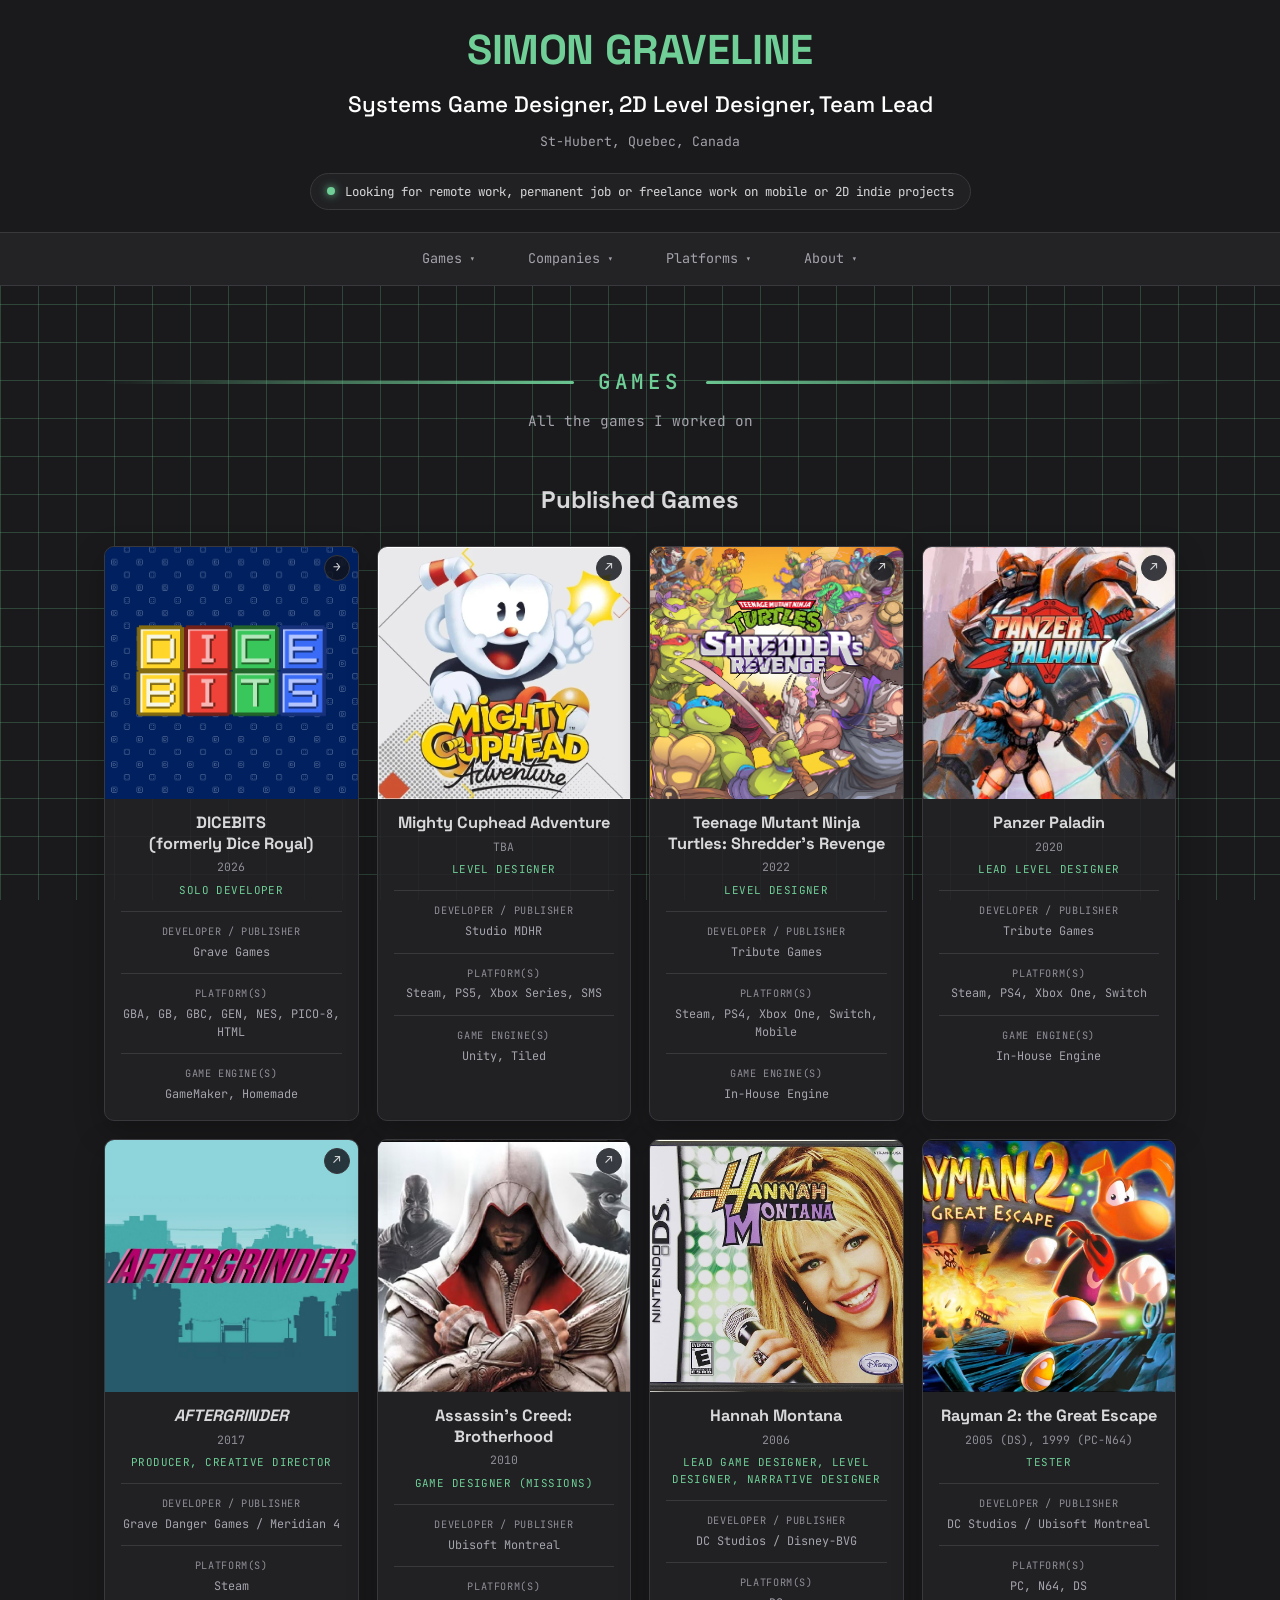
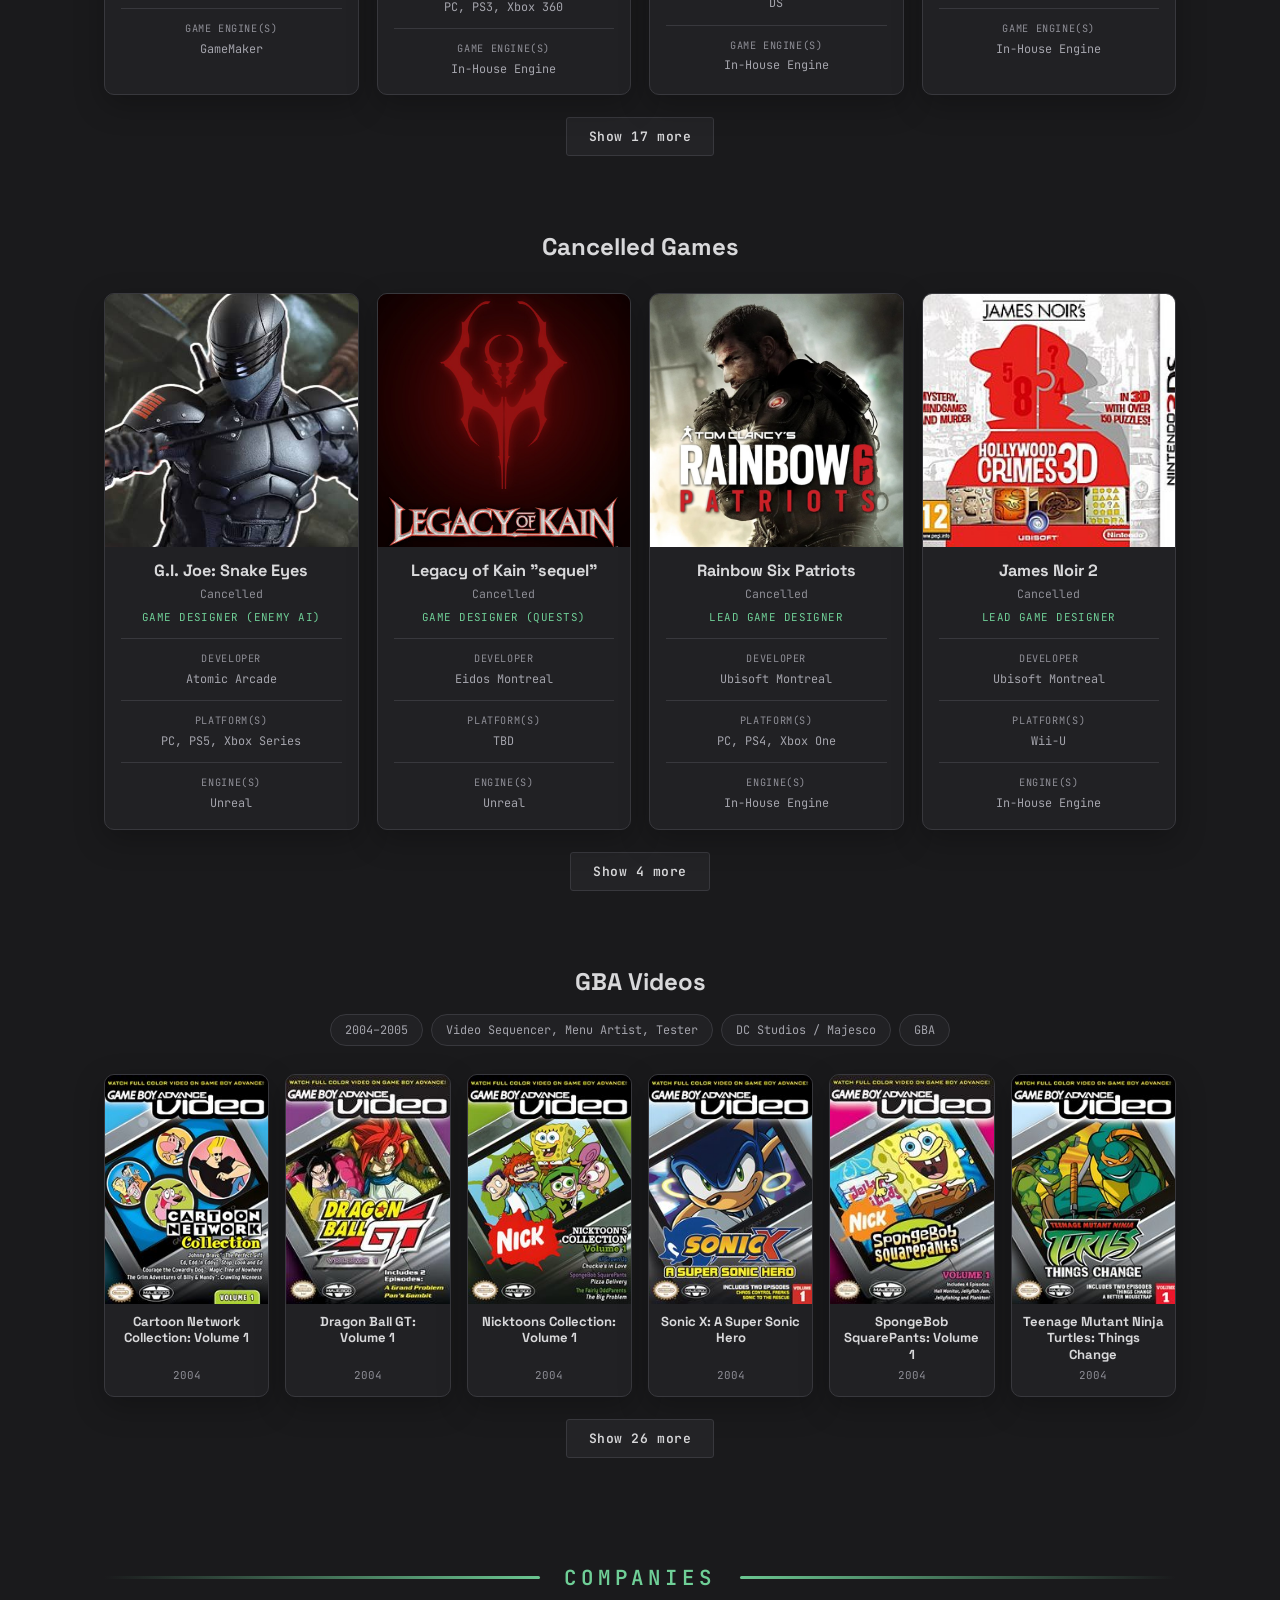
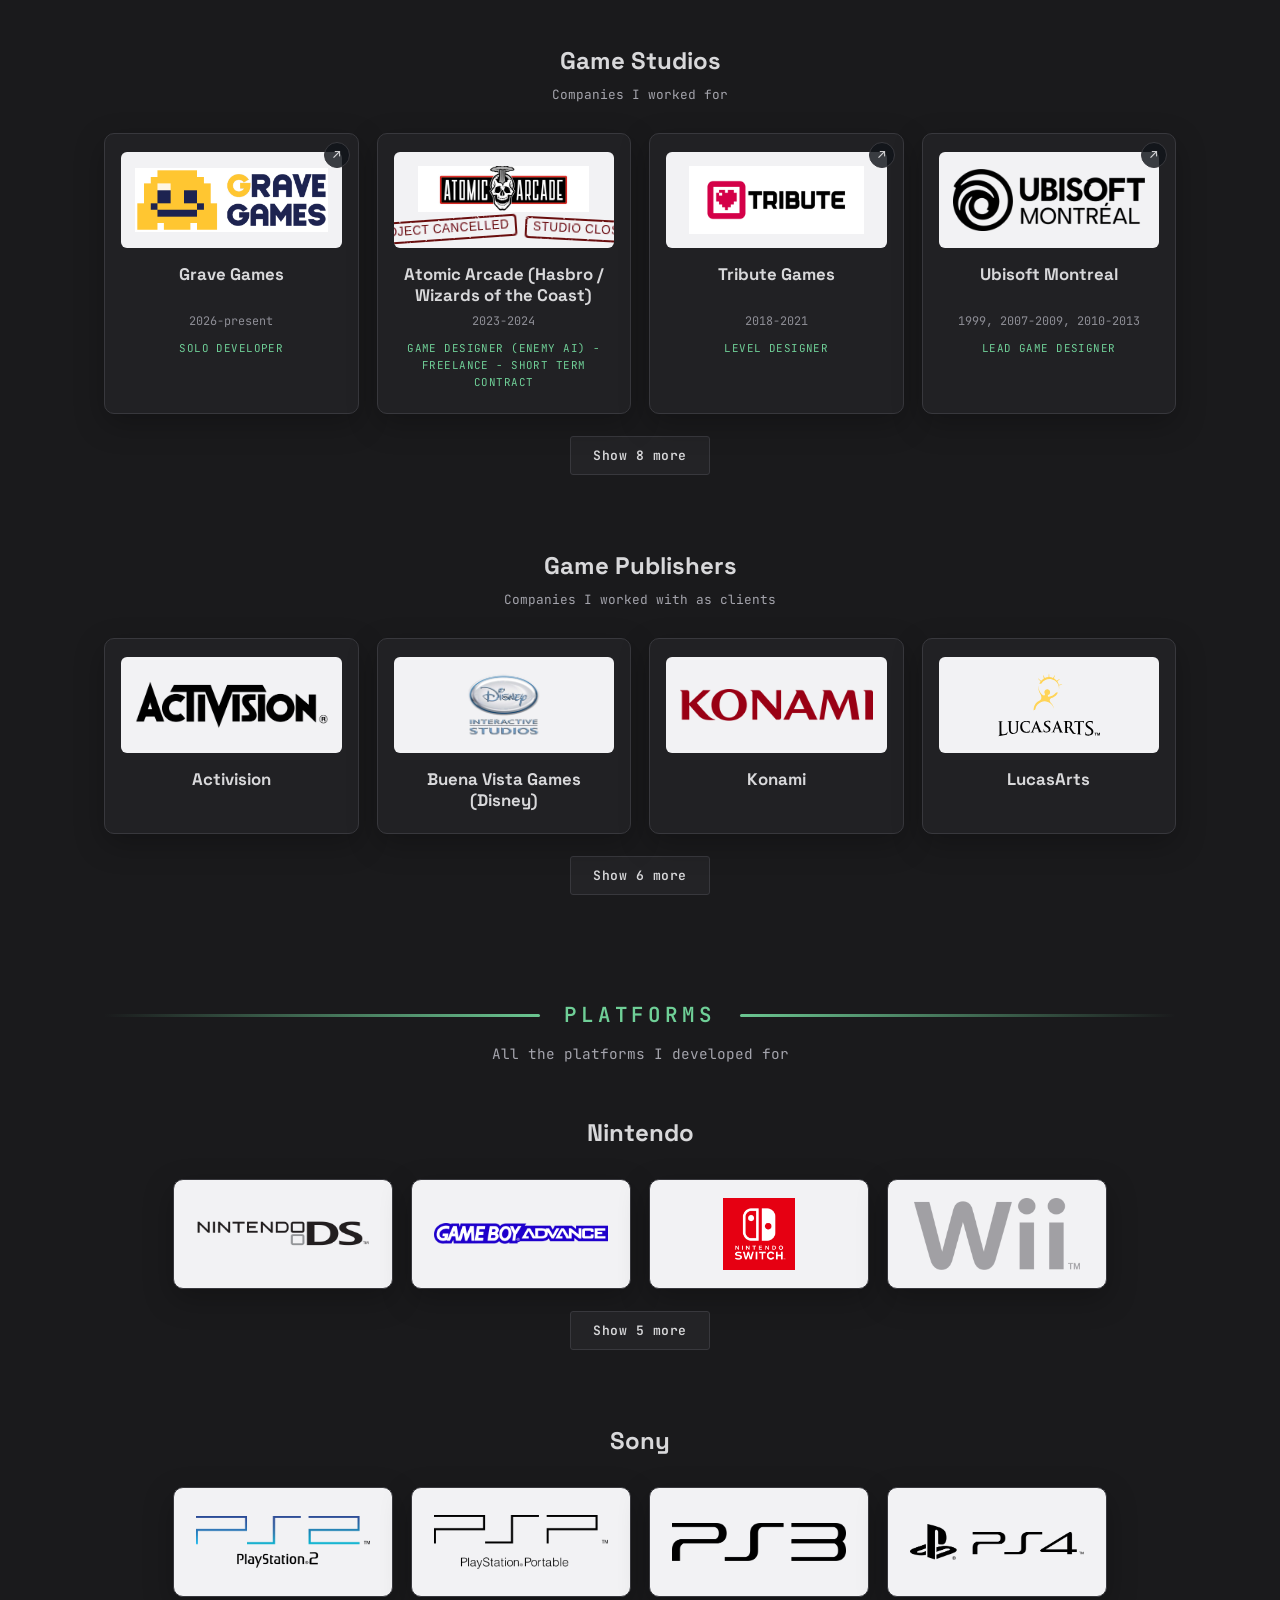
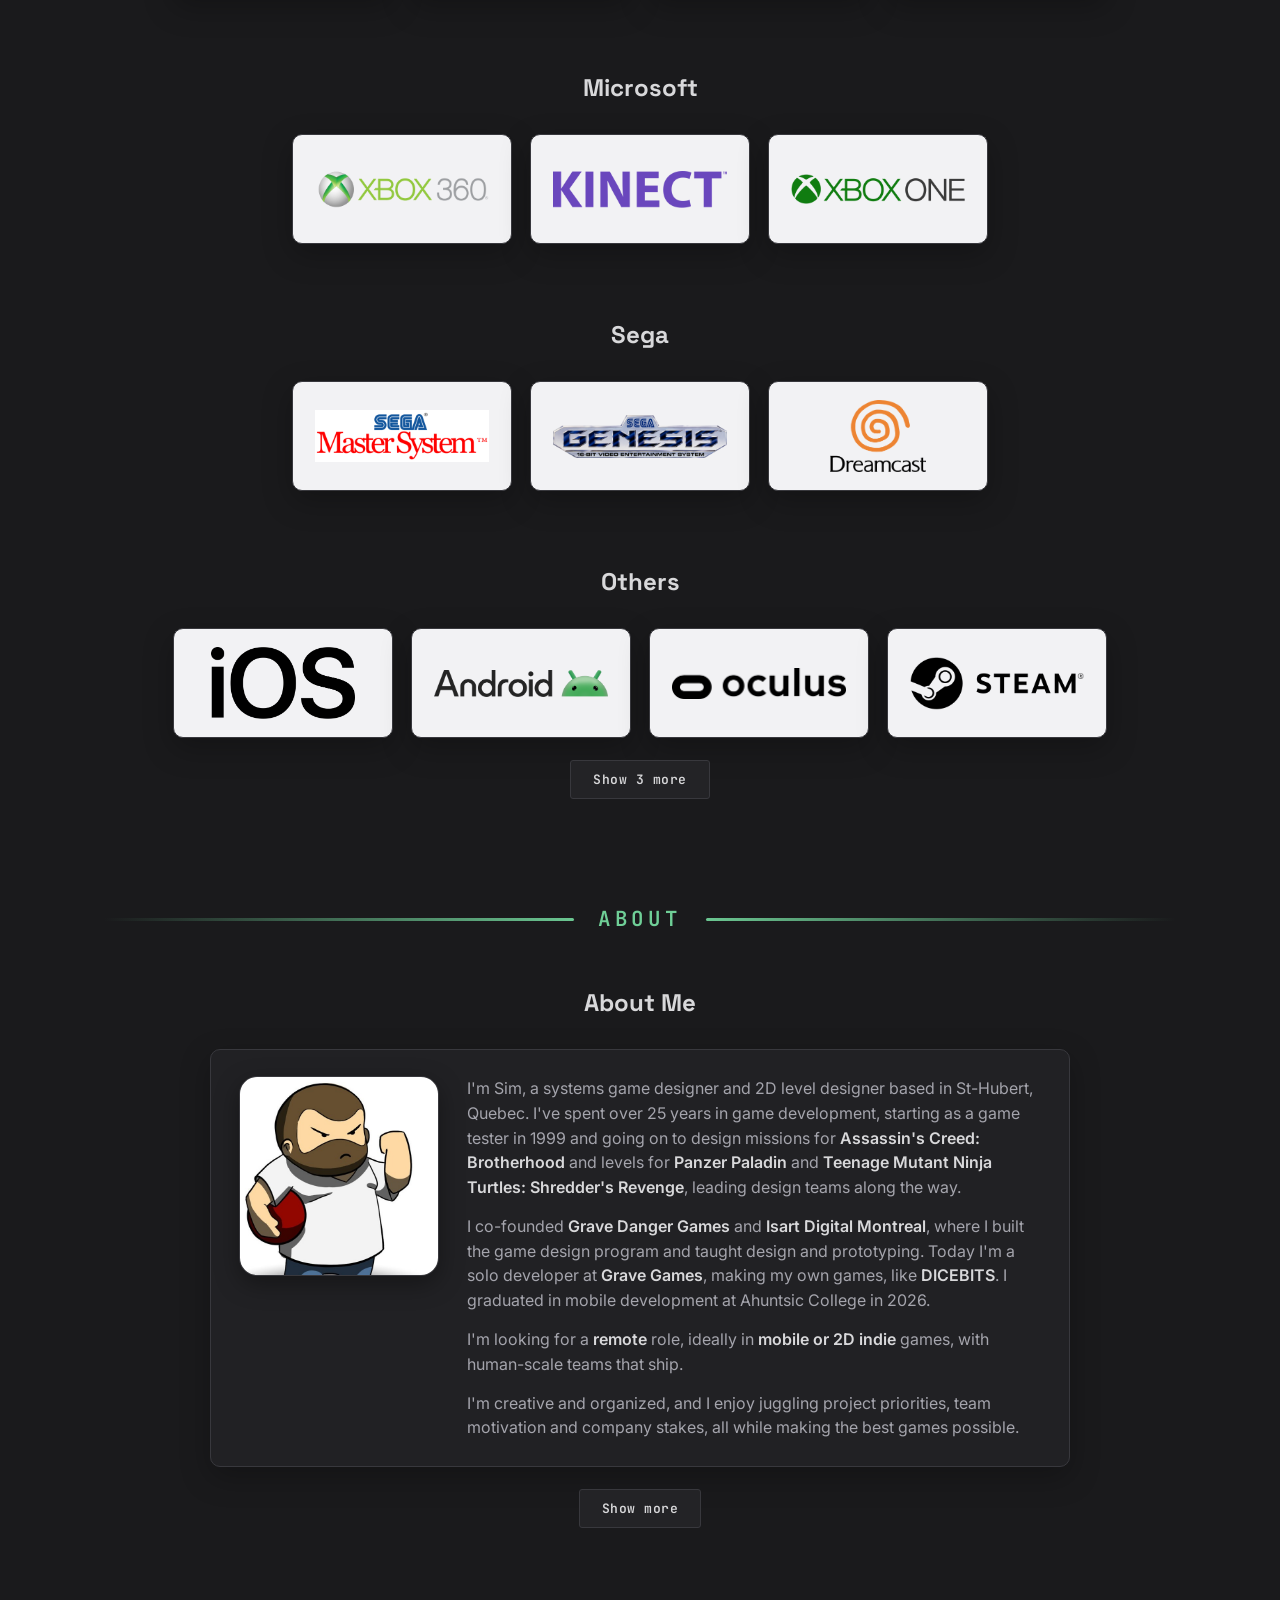
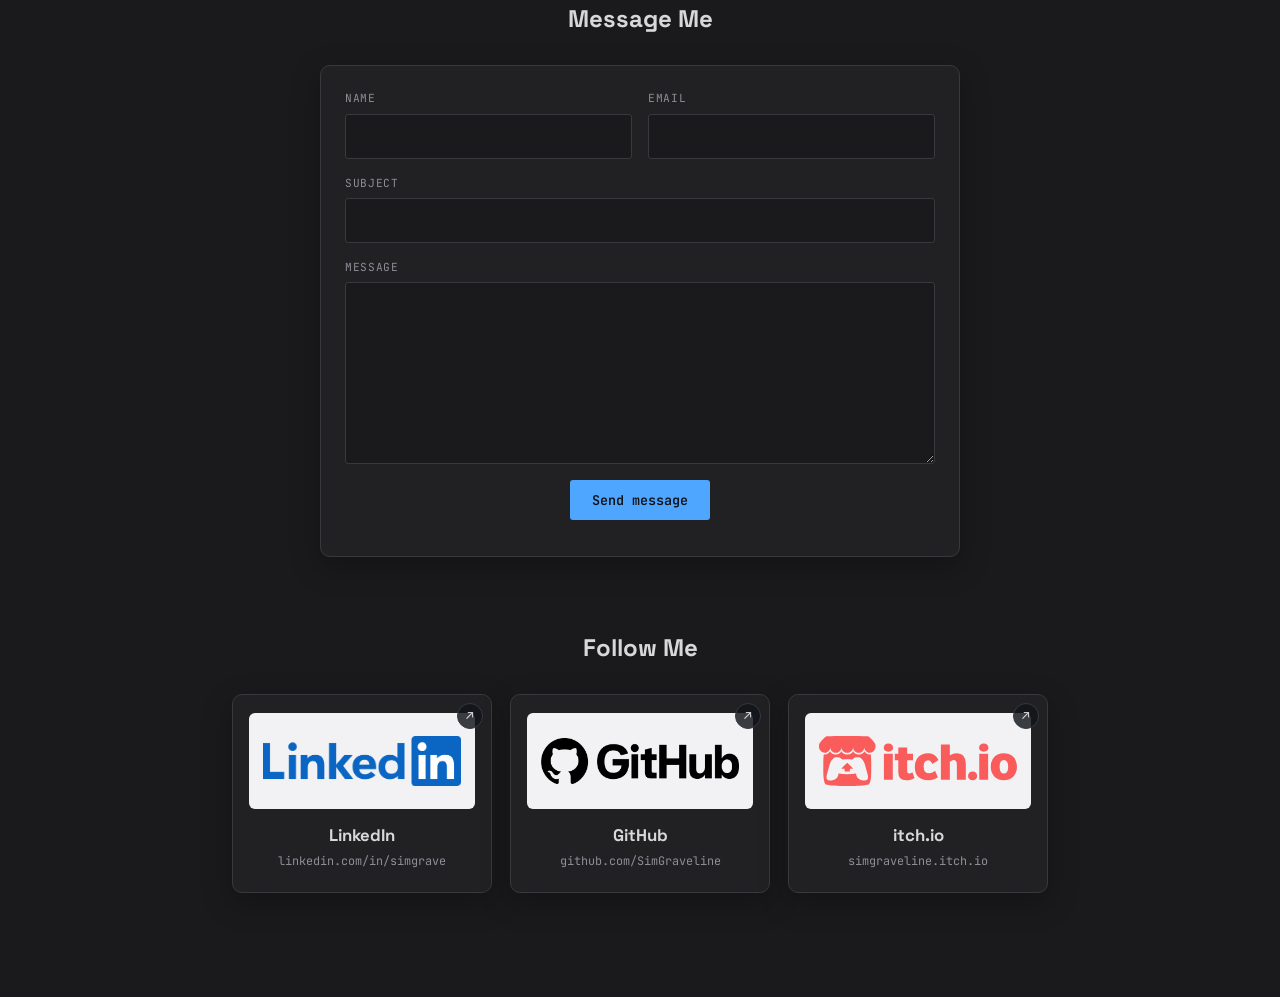
<file: main.html>
<!DOCTYPE html>
<html lang="en">
<head>
<meta charset="UTF-8">
<title>Simon Graveline</title>
<meta name="viewport" content="width=device-width, initial-scale=1.0">
<meta http-equiv="refresh" content="0; url=index.html">
<link rel="canonical" href="index.html">
<script>location.replace('index.html' + location.search + location.hash);</script>
</head>
<body>
<p>This page moved. <a href="index.html">Continue to the portfolio</a>.</p>
</body>
</html>
</file>
<file: main.css>
:root{
  --bg-app: #1E1E20;
  --bg-panel: #232326;
  --bg-workspace: #1A1A1C;
  --border: #38383D;
  --text: #D8D8DA;
  --text-dim: #A4A4AC;
  --text-faint: #8E8E96;
  --accent-blue: #4FA6FF;
  --accent-green: #6FCF97;
  --radius: 3px;
  --mono: 'JetBrains Mono', ui-monospace, monospace;
  --display: 'Space Grotesk', 'Inter', sans-serif;
  --body: 'Inter', system-ui, sans-serif;
  --nav-h: 52px;
}

*{ box-sizing: border-box; margin: 0; padding: 0; }
html{ scroll-behavior: smooth; scroll-padding-top: calc(var(--top-h-c, 110px) + 16px); }
body{
  padding-top: var(--top-h, 260px);
  background-color: var(--bg-workspace);
  background-image:
    linear-gradient(rgba(111,207,151,0.24) 1px, transparent 1px),
    linear-gradient(90deg, rgba(111,207,151,0.24) 1px, transparent 1px);
  background-size: 38px 38px;
  background-attachment: fixed;
  color: var(--text);
  font-family: var(--body);
  line-height: 1.55;
}
a{ color: inherit; text-decoration: none; }
ul{ list-style: none; }
::selection{ background: var(--accent-blue); color: #101012; }
:focus-visible{ outline: 2px solid var(--accent-blue); outline-offset: 2px; }

/* ---------- fixed top (header + nav) ---------- */
.site-top{
  position: fixed; top: 0; left: 0; right: 0; z-index: 50;
  background: var(--bg-workspace);
}

/* ---------- header ---------- */
.site-header{ text-align: center; padding: 28px 20px 22px; }
.site-header h1{
  font-family: var(--display); font-weight: 700;
  font-size: clamp(1.6rem, 5vw, 2.6rem);
  letter-spacing: -0.01em; line-height: 1.05;
  color: var(--accent-green);
}
.roles{
  font-family: var(--display); font-weight: 500;
  font-size: clamp(1rem, 2.4vw, 1.4rem);
  color: #FFFFFF;
  margin-top: 16px;
}
.location{ font-family: var(--mono); font-size: 0.82rem; color: var(--text-dim); margin-top: 10px; }
.status{
  display: inline-flex; align-items: center; gap: 10px;
  margin-top: 20px; padding: 8px 16px;
  font-family: var(--mono); font-size: 0.78rem; color: var(--text);
  background: rgba(35,35,38,0.85);
  border: 1px solid var(--border); border-radius: 999px;
}
.status .dot{ width: 8px; height: 8px; border-radius: 50%; background: var(--accent-green); box-shadow: 0 0 8px var(--accent-green); flex-shrink: 0; }

/* ---------- nav ---------- */
.site-nav{
  background: var(--bg-panel);
  border-top: 1px solid var(--border);
  border-bottom: 1px solid var(--border);
}
.nav-toggle{ display: none; }
.nav-list{ display: flex; justify-content: center; }
.nav-item{ position: relative; }
.nav-btn{
  height: var(--nav-h); padding: 0 26px;
  background: none; border: none; border-bottom: 2px solid transparent;
  color: var(--text-dim);
  font-family: var(--mono); font-size: 0.84rem; cursor: pointer;
}
.nav-btn::after{ content: ' ▾'; font-size: 0.7rem; }
.nav-item:hover > .nav-btn,
.nav-item.open > .nav-btn{ color: var(--text); border-bottom-color: var(--accent-blue); }
.submenu{
  display: none;
  position: absolute; top: 100%; left: 50%; transform: translateX(-50%);
  min-width: 180px; padding: 6px 0;
  background: var(--bg-panel);
  border: 1px solid var(--border); border-radius: 0 0 6px 6px;
  box-shadow: 0 12px 30px rgba(0,0,0,0.4);
}
.nav-item.open > .submenu{ display: block; }
@media (hover: hover){
  .nav-item:hover > .submenu{ display: block; }
}
.submenu a{
  display: block; padding: 9px 20px; text-align: center;
  font-family: var(--mono); font-size: 0.8rem; color: var(--text-dim);
  white-space: nowrap;
}
.submenu a:hover{ background: rgba(79,166,255,0.08); color: var(--text); }

/* ---------- placeholder sections ---------- */
main{ max-width: 1120px; margin: 0 auto; padding: 0 24px 80px; }
section{ padding: 48px 0 24px; }
section h2{ font-family: var(--display); font-size: 1.5rem; text-align: center; }

/* ---------- mobile ---------- */
@media (max-width: 700px){
  .site-top{ max-height: 100vh; overflow-y: auto; }
  .site-header{ padding-top: 20px; }
  .nav-toggle{
    display: block; width: 100%; height: var(--nav-h);
    background: none; border: none; color: var(--text);
    font-family: var(--mono); font-size: 0.86rem; cursor: pointer;
  }
  .nav-list{ display: none; flex-direction: column; padding-bottom: 8px; }
  .site-nav.menu-open .nav-list{ display: flex; }
  .nav-btn{ width: 100%; height: 44px; text-align: center; border-bottom: none; }
  .submenu{ position: static; transform: none; border: none; box-shadow: none; background: rgba(0,0,0,0.2); border-radius: 0; }
  .submenu a{ text-align: center; }
  @media (hover: hover){ .nav-item:hover > .submenu{ display: none; } .nav-item.open > .submenu{ display: block; } }
}
@media (prefers-reduced-motion: reduce){ html{ scroll-behavior: auto; } }

/* ---------- game cards ---------- */
.game-grid{ display: grid; grid-template-columns: repeat(auto-fill, minmax(250px, 1fr)); gap: 18px; margin-top: 28px; }
.game-card{
  background: rgba(35,35,38,0.88);
  border: 1px solid var(--border); border-radius: 10px;
  overflow: hidden; box-shadow: 0 10px 30px rgba(0,0,0,0.25);
  transition: transform 0.12s ease, border-color 0.12s ease;
}
a.game-card{ display: block; color: inherit; text-decoration: none; }
.game-card.has-link{ cursor: pointer; }
.game-card.has-link:hover{ transform: translateY(-3px); border-color: var(--accent-blue); }
.g-info h3.g-italic{ font-style: italic; }
.g-art{ aspect-ratio: 1 / 1; background-color: var(--bg-workspace); background-size: cover; background-position: center; }
.g-art.g-portrait{ aspect-ratio: 5 / 7; }
.g-art.g-contain{ background-size: contain; background-repeat: no-repeat; }
.g-placeholder{
  display: flex; align-items: center; justify-content: center; padding: 20px; text-align: center;
  background-image: repeating-linear-gradient(45deg, var(--bg-workspace), var(--bg-workspace) 10px, var(--bg-panel) 10px, var(--bg-panel) 20px);
  font-family: var(--mono); font-weight: 400; font-size: 0.78rem; color: var(--text-faint);
}
.g-info{ padding: 14px 16px 16px; text-align: center; }
.g-info h3{ font-family: var(--display); font-size: 1.02rem; line-height: 1.25; }
.g-year{ font-family: var(--mono); font-size: 0.72rem; color: var(--text-faint); margin-top: 4px; }
.g-role{ font-family: var(--mono); font-size: 0.68rem; color: var(--accent-green); text-transform: uppercase; letter-spacing: 0.04em; margin-top: 6px; }
.g-row{
  display: flex; flex-direction: column; gap: 3px;
  margin-top: 12px; padding-top: 12px;
  border-top: 1px solid var(--border);
}
.g-label{ font-family: var(--mono); font-size: 0.64rem; color: var(--text-faint); text-transform: uppercase; letter-spacing: 0.06em; }
.g-value{ font-family: var(--mono); font-size: 0.74rem; color: var(--text-dim); }
@media (max-width: 520px){ .game-grid{ grid-template-columns: 1fr; } }
@media (prefers-reduced-motion: reduce){ .game-card{ transition: none; } }

/* ---------- company cards ---------- */
.co-grid{ display: grid; grid-template-columns: repeat(auto-fit, minmax(240px, 1fr)); gap: 18px; margin-top: 28px; }
.co-card{
  background: rgba(35,35,38,0.88);
  border: 1px solid var(--border); border-radius: 10px;
  padding: 22px 18px; text-align: center;
  box-shadow: 0 10px 30px rgba(0,0,0,0.25);
  display: flex; flex-direction: column; justify-content: flex-start; gap: 6px;
  transition: transform 0.12s ease, border-color 0.12s ease;
}
a.co-card{ color: inherit; text-decoration: none; }
.co-card.has-link{ cursor: pointer; }
.co-card.has-link:hover{ transform: translateY(-3px); border-color: var(--accent-blue); }
.co-card h3{ font-family: var(--display); font-size: 1.05rem; line-height: 1.25; }
.co-years{ font-family: var(--mono); font-size: 0.74rem; color: var(--text-faint); }
.co-role{ font-family: var(--mono); font-size: 0.68rem; color: var(--accent-green); text-transform: uppercase; letter-spacing: 0.04em; margin-top: 4px; }
@media (prefers-reduced-motion: reduce){ .co-card{ transition: none; } }

/* company logos */
.sub{ text-align: center; font-family: var(--mono); font-size: 0.8rem; color: var(--text-dim); margin-top: 6px; }
.co-logo{
  height: 96px; margin: -4px -2px 10px;
  background: #F2F2F4; border-radius: 6px;
  display: flex; align-items: center; justify-content: center; padding: 14px;
}
.co-logo{ position: relative; overflow: hidden; }
/* Red rubber stamps (closures, cancellations) */
/* A strip is reserved under the logo so stamps never cover it */
.co-logo.has-stamp{ padding-bottom: 36px; }
.stamps{ position: absolute; left: 0; right: 0; bottom: 7px; display: flex; justify-content: center; gap: 8px; pointer-events: none; }
.stamp{
  font-family: Impact, 'Arial Narrow', sans-serif; font-size: 12px; letter-spacing: 0.04em; text-transform: uppercase; line-height: 1.15;
  color: #6e080e; border: 2px solid #6e080e; border-radius: 4px; padding: 2px 6px; white-space: nowrap;
  filter: url(#stamp-rough); mix-blend-mode: multiply;
  transform: rotate(-4deg);
}
.stamp-2{ transform: rotate(3deg); }
.co-logo img{ max-width: 100%; max-height: 100%; object-fit: contain; display: block; }
.co-nologo{
  background: repeating-linear-gradient(45deg, var(--bg-workspace), var(--bg-workspace) 10px, var(--bg-panel) 10px, var(--bg-panel) 20px);
  text-align: center;
}
.co-nologo span{ font-family: var(--display); font-weight: 700; font-size: 0.9rem; color: var(--text-faint); line-height: 1.2; }

/* reserve two lines for the name so years/roles line up across cards */
@media (min-width: 700px){
  .co-two .co-card h3{ min-height: 2.5em; }
}

/* ---------- platform logos ---------- */
.plat-grid{ display: grid; grid-template-columns: repeat(auto-fit, minmax(190px, 220px)); justify-content: center; gap: 18px; margin-top: 28px; }
.plat-card{
  height: 110px; padding: 18px 22px;
  background: #F2F2F4; border: 1px solid var(--border); border-radius: 10px;
  box-shadow: 0 10px 30px rgba(0,0,0,0.25);
  display: flex; align-items: center; justify-content: center;
  transition: transform 0.12s ease, border-color 0.12s ease;
}
.plat-card:hover{ transform: translateY(-3px); }
.plat-card img{ max-width: 100%; max-height: 100%; object-fit: contain; display: block; }
@media (prefers-reduced-motion: reduce){ .plat-card{ transition: none; } }

/* ---------- GBA videos ---------- */
.gba-meta{ display: flex; flex-wrap: wrap; justify-content: center; gap: 8px; margin-top: 14px; }
.gba-chip{
  font-family: var(--mono); font-size: 0.74rem; color: var(--text-dim);
  background: rgba(35,35,38,0.88); border: 1px solid var(--border); border-radius: 999px; padding: 6px 14px;
}
.gba-grid{ display: grid; grid-template-columns: repeat(auto-fill, minmax(150px, 1fr)); gap: 16px; margin-top: 28px; }
.gba-card{
  background: rgba(35,35,38,0.88); border: 1px solid var(--border); border-radius: 10px;
  overflow: hidden; text-align: center; box-shadow: 0 10px 30px rgba(0,0,0,0.25);
  display: flex; flex-direction: column;
}
.gba-art{ aspect-ratio: 5 / 7; background-color: var(--bg-workspace); background-size: cover; background-position: center; }
.gba-placeholder{
  display: flex; align-items: center; justify-content: center; padding: 12px; text-align: center;
  background-image: repeating-linear-gradient(45deg, var(--bg-workspace), var(--bg-workspace) 10px, var(--bg-panel) 10px, var(--bg-panel) 20px);
}
.gba-placeholder span{ font-family: var(--mono); font-size: 0.68rem; color: var(--text-faint); line-height: 1.3; }
.gba-card h3{ font-family: var(--display); font-size: 0.82rem; line-height: 1.25; padding: 10px 10px 0; }
.gba-year{ font-family: var(--mono); font-size: 0.68rem; color: var(--text-faint); padding: 4px 10px 12px; margin-top: auto; }
.gba-card h3 + .gba-year{ margin-top: auto; }
.gba-card.is-unreleased .gba-year{ text-transform: uppercase; letter-spacing: 0.05em; }
.gba-card.is-unreleased .gba-art{ opacity: 0.85; }
@media (max-width: 520px){ .gba-grid{ grid-template-columns: repeat(2, 1fr); gap: 12px; } }

/* ---------- contact form ---------- */
.contact-form{
  max-width: 640px; margin: 28px auto 0; padding: 24px;
  background: rgba(35,35,38,0.88); border: 1px solid var(--border); border-radius: 10px;
  box-shadow: 0 10px 30px rgba(0,0,0,0.25);
  display: grid; grid-template-columns: 1fr 1fr; gap: 16px;
}
.contact-form .field{ display: flex; flex-direction: column; gap: 6px; }
.contact-form .field-wide{ grid-column: 1 / -1; }
.contact-form label{ font-family: var(--mono); font-size: 0.7rem; color: var(--text-faint); text-transform: uppercase; letter-spacing: 0.06em; }
.contact-form input, .contact-form textarea{
  width: 100%; font: inherit; font-size: 0.92rem; color: var(--text);
  background: var(--bg-workspace); border: 1px solid var(--border); border-radius: var(--radius);
  padding: 10px 12px;
}
.contact-form textarea{ resize: vertical; min-height: 140px; }
.contact-form input:focus, .contact-form textarea:focus{ outline: none; border-color: var(--accent-blue); }
.contact-form .hp{ position: absolute; left: -9999px; width: 1px; height: 1px; opacity: 0; }
.form-actions{ display: flex; flex-direction: column; align-items: center; gap: 12px; text-align: center; }
.btn-send{
  font-family: var(--mono); font-size: 0.84rem; font-weight: 600;
  background: var(--accent-blue); color: #10131A; border: none; border-radius: var(--radius);
  padding: 11px 22px; cursor: pointer; transition: transform 0.12s ease;
}
.btn-send:hover:not(:disabled){ transform: translateY(-1px); }
.btn-send:disabled{ opacity: 0.6; cursor: default; }
.form-status{ font-family: var(--mono); font-size: 0.78rem; color: var(--text-dim); }
.form-status.ok{ color: var(--accent-green); }
.form-status.err{ color: #FF7A7A; }
@media (max-width: 620px){ .contact-form{ grid-template-columns: 1fr; padding: 18px; } }

/* socials: three cards, centered */
.soc-grid{ grid-template-columns: repeat(auto-fit, minmax(220px, 260px)); justify-content: center; }

/* link to the full (classic) version of the site */
.site-header{ position: relative; }
.site-switch{
  position: absolute; top: 10px; right: 16px;
  font-family: var(--mono); font-size: 0.72rem; color: var(--text-dim);
  border: 1px solid var(--border); border-radius: var(--radius); padding: 3px 9px;
}
.site-switch:hover{ color: var(--text); border-color: var(--accent-blue); }

/* ---------- about ---------- */
.about-card{
  max-width: 860px; margin: 28px auto 0; padding: 26px 28px;
  display: flex; align-items: flex-start; gap: 28px;
  background: rgba(35,35,38,0.88); border: 1px solid var(--border); border-radius: 10px;
  box-shadow: 0 10px 30px rgba(0,0,0,0.25);
}
.about-card p{ color: var(--text-dim); font-size: 1rem; }
.about-card p + p{ margin-top: 14px; }
.about-card strong{ color: var(--text); font-weight: 600; }
@media (max-width: 620px){ .about-card{ padding: 20px; } }

.about-avatar{
  width: 200px; height: 200px; flex-shrink: 0; object-fit: cover;
  border-radius: 18px; border: 1px solid var(--border); background: #fff;
  box-shadow: 0 8px 24px rgba(0,0,0,0.35);
}
.about-text{ min-width: 0; }
@media (max-width: 700px){
  .about-card{ flex-direction: column; text-align: left; gap: 20px; }
  .about-avatar{ width: 160px; height: 160px; }
}

/* ---------- skills ---------- */
.skills-block{
  max-width: 860px; margin: 18px auto 0;
  display: grid; grid-template-columns: repeat(3, 1fr); gap: 18px;
}
/* Design skills (1st box) spans 2 columns; the 3 boxes below are equal width */
.skill-group:nth-child(1){ grid-column: span 2; }
.skill-group{
  background: rgba(35,35,38,0.88); border: 1px solid var(--border); border-radius: 10px;
  padding: 18px 20px; box-shadow: 0 10px 30px rgba(0,0,0,0.25);
}
.skill-group h3{
  font-family: var(--mono); font-size: 0.7rem; font-weight: 500; color: var(--text-faint);
  text-transform: uppercase; letter-spacing: 0.06em; margin-bottom: 12px;
}
.skill-chips{ display: flex; flex-wrap: wrap; gap: 8px; }
.skill-chip{
  font-family: var(--mono); font-size: 0.72rem; color: var(--text-dim);
  padding: 6px 11px; border: 1px solid var(--border); border-radius: var(--radius);
  background: var(--bg-workspace);
}
@media (max-width: 820px){ .skills-block{ grid-template-columns: repeat(2, 1fr); } }
@media (max-width: 560px){ .skills-block{ grid-template-columns: 1fr; } .skill-group:nth-child(1){ grid-column: auto; } }

/* ---------- group dividers ---------- */
.group-divider{ display: flex; align-items: center; gap: 24px; margin: 80px 0 0; }
.group-divider::before, .group-divider::after{
  content: ''; flex: 1; height: 3px; border-radius: 2px;
  background: linear-gradient(90deg, transparent, rgba(111,207,151,0.95));
}
.group-divider::after{ background: linear-gradient(270deg, transparent, rgba(111,207,151,0.95)); }
.group-divider span{
  font-family: var(--mono); font-size: 1.3rem; font-weight: 600; letter-spacing: 0.24em; text-transform: uppercase;
  color: var(--accent-green);
}

/* ---------- compact header: ONE bar once the page is scrolled ---------- */
.site-top.is-compact{
  display: grid; grid-template-columns: 1fr auto 1fr; align-items: center;
  background: var(--bg-panel); border-bottom: 1px solid var(--border);
  box-shadow: 0 6px 18px rgba(0,0,0,0.45);
}
.site-top.is-compact .site-header{ position: static; padding: 0 20px; text-align: left; }
.site-top.is-compact .site-header h1{ font-size: 1.15rem; white-space: nowrap; }
.site-top.is-compact .roles,
.site-top.is-compact .location,
.site-top.is-compact .status{ display: none; }
.site-top.is-compact .site-nav{ background: transparent; border: 0; backdrop-filter: none; }
.site-top.is-compact .site-switch{ top: 50%; right: 16px; transform: translateY(-50%); }

.nav-mobile-only{ display: none; }
@media (max-width: 700px){
  .nav-mobile-only{ display: block; }
  .nav-mobile-only a{ display: block; padding: 12px 16px; text-align: center; font-family: var(--mono); font-size: 0.84rem; color: var(--text-dim); }
  .nav-mobile-only a:hover{ color: var(--text); }
  .site-top.is-compact{ grid-template-columns: 1fr auto; overflow: visible; max-height: none; }
  .site-top.is-compact .site-switch{ display: none; }
  .site-top.is-compact .nav-toggle{ width: auto; padding: 0 18px; }
  .site-top.is-compact .nav-list{
    position: absolute; top: 100%; left: 0; right: 0;
    background: var(--bg-panel); border-bottom: 1px solid var(--border);
    box-shadow: 0 12px 24px rgba(0,0,0,0.45);
  }
}

.group-sub{ text-align: center; font-family: var(--mono); font-size: 0.9rem; color: var(--text-dim); margin-top: 12px; }

/* ---------- arrow badge on clickable cards ---------- */
.game-card, .co-card{ position: relative; }
.game-card.has-link::after, .co-card.has-link::after{
  content: '\2197';
  position: absolute; top: 8px; right: 8px; z-index: 2;
  width: 24px; height: 24px; border-radius: 50%;
  display: flex; align-items: center; justify-content: center;
  font-family: var(--mono); font-size: 0.8rem; line-height: 1;
  background: rgba(16,19,26,0.82); border: 1px solid var(--border); color: var(--text);
  pointer-events: none; transition: background 0.12s ease, color 0.12s ease, border-color 0.12s ease;
}
.game-card.has-link:not([target])::after{ content: '\2192'; }
.game-card.has-link:hover::after, .co-card.has-link:hover::after{ background: var(--accent-blue); border-color: var(--accent-blue); color: #10131A; }

/* tighter compact bar on mid-size screens so the menu never touches "Full site" */
@media (min-width: 701px) and (max-width: 1000px){
  .site-top.is-compact .nav-btn{ padding: 0 12px; font-size: 0.8rem; }
  .site-top.is-compact .site-header{ padding: 0 14px; }
  .site-top.is-compact .site-header h1{ font-size: 1rem; }
  .site-top.is-compact .site-switch{ right: 10px; }
}

/* Show more / less */
.has-more > [hidden]{ display: none !important; }
.more-wrap{ display: flex; justify-content: center; margin-top: 22px; }
.more-btn{ font: 600 13px var(--mono); letter-spacing: .04em; color: var(--text); background: var(--bg-panel); border: 1px solid var(--border); border-radius: var(--radius); padding: 10px 22px; cursor: pointer; }
.more-btn:hover{ border-color: var(--accent-blue); color: var(--accent-blue); }
.skills-block[hidden]{ display: none; }
.top-link{ color: inherit; text-decoration: none; cursor: pointer; }
</file>
<file: style.css>
:root{
    --bg-app: #1E1E20;
    --bg-panel: #232326;
    --bg-workspace: #1A1A1C;
    --border: #38383D;
    --border-soft: #2C2C30;
    --text: #D8D8DA;
    --text-dim: #85858C;
    --text-faint: #58585E;

    --accent-blue: #4FA6FF;
    --accent-blue-dim: #1E4267;
    --accent-orange: #FFA857;
    --accent-orange-dim: #6B4A22;
    --accent-green: #6FCF97;
    --accent-green-dim: #2A4A38;

    --gml-key: #4FA6FF;
    --gml-str: #E0A96D;
    --gml-com: #6A9955;
    --gml-num: #B5CEA8;
    --gml-fn: #DCDCAA;

    --radius: 3px;
    --mono: 'JetBrains Mono', ui-monospace, monospace;
    --display: 'Space Grotesk', 'Inter', sans-serif;
    --body: 'Inter', system-ui, sans-serif;

    --h-title: 34px;
    --h-menu: 30px;
    --h-status: 28px;
    --h-tabstrip: 42px;
    --w-sidebar: 240px;
  }

  *{ box-sizing: border-box; margin:0; padding:0; }
  html{ scroll-behavior: smooth; }
  body{
    background: var(--bg-app);
    color: var(--text);
    font-family: var(--body);
    line-height: 1.55;
    overflow-anchor: none;
  }
  a{ color: inherit; text-decoration: none; }
  ::selection{ background: var(--accent-blue); color: #101012; }
  :focus-visible{ outline: 2px solid var(--accent-blue); outline-offset: 2px; }

  /* ---------- title bar ---------- */
  .titlebar{
    position: fixed; top:0; left:0; right:0; z-index: 200;
    height: var(--h-title);
    background: var(--bg-panel);
    border-bottom: 1px solid var(--border);
    display: flex; align-items: center; justify-content: space-between;
    padding: 0 12px;
    font-family: var(--mono);
    font-size: 0.74rem;
    color: var(--text-dim);
  }
  .titlebar .name b{ color: var(--text); font-weight: 600; }
  .winctrls{ display: flex; align-items: center; gap: 7px; }
  .winctrls span{ width: 10px; height: 10px; border-radius: 50%; display:inline-block; }
  .winctrls .c1{ background:#5c5c5f; }
  .winctrls .c2{ background:#5c5c5f; }
  .winctrls .c3{ background: var(--accent-green); }
  .winctrls .flag-toggle{
    width: auto; height: auto; border-radius: 0; background: none;
    margin-right: 12px;
    display: inline-flex;
    align-items: center;
    cursor: pointer;
  }
  .winctrls .flag-toggle svg{ display: block; }

  /* ---------- menu bar ---------- */
  .menubar{
    position: fixed; top: var(--h-title); left:0; right:0; z-index: 200;
    height: var(--h-menu);
    background: var(--bg-app);
    border-bottom: 1px solid var(--border-soft);
    display: flex; align-items: center; gap: 22px;
    padding: 0 16px;
    font-family: var(--body);
    font-size: 0.78rem;
    color: var(--text-faint);
    overflow-x: auto;
    white-space: nowrap;
  }
  .menubar span:hover{ color: var(--text-dim); }

  /* ---------- sidebar / asset tree ---------- */
  .asset-tree{
    position: fixed;
    top: calc(var(--h-title) + var(--h-menu));
    bottom: var(--h-status);
    left: 0;
    width: var(--w-sidebar);
    background: var(--bg-panel);
    border-right: 1px solid var(--border);
    overflow-y: auto;
    z-index: 150;
    padding: 8px 0 16px;
    scrollbar-width: thin;
    scrollbar-color: var(--border) transparent;
  }
  .asset-tree:hover{
    scrollbar-color: var(--text-faint) transparent;
  }
  .asset-tree::-webkit-scrollbar{ width: 8px; }
  .asset-tree::-webkit-scrollbar-track{ background: transparent; }
  .asset-tree::-webkit-scrollbar-thumb{
    background: var(--border);
    border-radius: 4px;
  }
  .asset-tree:hover::-webkit-scrollbar-thumb{ background: var(--text-faint); }
  .tree-search{
    margin: 6px 12px 14px;
    padding: 7px 10px;
    background: var(--bg-workspace);
    border: 1px solid var(--border);
    border-radius: var(--radius);
    font-family: var(--mono);
    font-size: 0.72rem;
    color: var(--text-faint);
  }
  .tree-folder{
    display: flex;
    align-items: center;
    gap: 8px;
    font-family: var(--mono);
    font-size: 0.72rem;
    color: var(--text-dim);
    text-transform: uppercase;
    letter-spacing: 0.05em;
    padding: 10px 12px 6px;
  }
  .tree-folder-ico{
    width: 9px; height: 7px;
    box-sizing: border-box;
    background: transparent;
    border: 1px solid var(--accent-green);
    border-radius: 0 1px 1px 1px;
    flex-shrink: 0;
    position: relative;
  }
  .tree-folder-ico::before{
    content: '';
    position: absolute;
    top: -3px; left: 0;
    width: 5px; height: 3px;
    box-sizing: border-box;
    background: transparent;
    border: 1px solid var(--accent-green);
    border-bottom: none;
    border-radius: 1px 1px 0 0;
  }
  .tree-folder.has-active .tree-folder-ico{ background: var(--accent-green); }
  .tree-folder.has-active .tree-folder-ico::before{ background: var(--accent-green); }
  .tree-item{
    display: flex;
    align-items: center;
    gap: 9px;
    padding: 7px 12px 7px 22px;
    font-family: var(--mono);
    font-size: 0.82rem;
    color: var(--text-dim);
    border-left: 2px solid transparent;
    cursor: pointer;
  }
  .tree-item:hover{ background: rgba(255,255,255,0.03); color: var(--text); }
  .tree-item.active{
    background: rgba(79,166,255,0.08);
    border-left-color: var(--accent-blue);
    color: var(--text);
  }
  .tree-ico{
    width: 9px; height: 9px; border-radius: 2px; flex-shrink: 0;
  }
  .ico-room{ background: var(--accent-green); }
  .ico-object{ background: var(--accent-blue); }
  .ico-script{ background: var(--accent-orange); }
  .asset-tree .tree-item .tree-ico{
    box-sizing: border-box;
    background: transparent;
    border: 1px solid var(--accent-green);
  }
  .asset-tree .tree-item.active .tree-ico{
    background: var(--accent-green);
  }

  /* ---------- workspace column ---------- */
  .workspace-col{
    margin-left: var(--w-sidebar);
    margin-top: calc(var(--h-title) + var(--h-menu) + var(--h-tabstrip));
    margin-bottom: var(--h-status);
  }

  .tabstrip{
    position: fixed;
    top: calc(var(--h-title) + var(--h-menu));
    left: var(--w-sidebar);
    right: 0;
    height: var(--h-tabstrip);
    z-index: 100;
    display: flex;
    flex-wrap: wrap;
    background: var(--bg-panel);
    border-bottom: 1px solid var(--border);
  }
  .tab{
    display: inline-flex;
    align-items: center;
    gap: 10px;
    font-family: var(--mono);
    font-size: 0.76rem;
    color: var(--text-dim);
    padding: 10px 18px;
    border-right: 1px solid var(--border-soft);
    border-bottom: 2px solid transparent;
    white-space: nowrap;
    flex-shrink: 0;
    cursor: pointer;
  }
  .tab:hover{ color: var(--text); }
  .tab.active{
    color: var(--text);
    background: var(--bg-workspace);
    border-bottom-color: var(--accent-blue);
  }
  .tab-close{
    font-size: 1.52rem;
    color: var(--text-faint);
    line-height: 1;
  }
  .tab-close:hover{ color: var(--text); }

  main.workspace{
    min-height: calc(100vh - var(--h-title) - var(--h-menu) - var(--h-status));
    background-color: var(--bg-workspace);
    background-image:
      linear-gradient(rgba(111,207,151,0.24) 1px, transparent 1px),
      linear-gradient(90deg, rgba(111,207,151,0.24) 1px, transparent 1px);
    background-size: 38px 38px;
    background-attachment: fixed;
  }

  section{
    padding: 72px 40px;
    max-width: 980px;
    margin-left: 80px;
  }

  #workspace-windows{
    padding-top: 32px;
  }

  .room-tag{
    font-family: var(--mono);
    font-size: 0.7rem;
    color: var(--text-faint);
    margin-bottom: 28px;
  }
  .room-tag b{ color: var(--accent-green); }

  /* ---------- window stack (workspace-windows) ---------- */
  .asset-window + .asset-window{
    margin-top: 56px;
  }
  .empty-window{
    font-family: var(--mono);
    font-size: 0.8rem;
    color: var(--text-faint);
    border: 1px solid var(--border);
    border-radius: var(--radius);
    padding: 20px;
  }

  /* ---------- shared window chrome (all asset windows) ---------- */
  .win-chrome{
    background: rgba(35,35,38,0.7);
    border: 1px solid var(--border);
    border-radius: 10px;
    overflow: hidden;
    box-shadow: 0 10px 30px rgba(0,0,0,0.3);
  }
  .win-titlebar{
    display: flex;
    align-items: center;
    justify-content: space-between;
    padding: 11px 16px;
    background: linear-gradient(135deg, rgba(111,207,151,0.35), var(--bg-panel) 65%);
    border-bottom: 1px solid var(--border);
  }
  .win-titlebar .win-title{
    display: flex;
    align-items: center;
    gap: 9px;
    font-family: var(--mono);
    font-size: 0.82rem;
    color: var(--text);
  }
  .win-titlebar .win-caret{ color: var(--text-dim); font-size: 0.65rem; }
  .win-titlebar .win-close{ color: var(--text-dim); cursor: pointer; font-size: 1.05rem; line-height: 1; }
  .win-titlebar .win-close:hover{ color: var(--text); }
  .title-stylized{ text-transform: uppercase; font-weight: 700; font-style: italic; }

  /* ---------- obj_sim — object editor ---------- */
  .obj-gallery-proto{ position: relative; }
  .proto-subwindow.obj-gallery-window{ width: 200px; }
  .obj-gallery-window img{
    display: block;
    width: 200px;
    height: 200px;
    object-fit: cover;
  }

  /* ---------- scr_xp — per-job game gallery ---------- */
  .xp-gallery-proto{ position: relative; }
  .proto-subwindow.xpgal-window{ width: 420px; }
  .xpgal-window .xp-list{ padding: 16px; }
  .xpgal-window .xp-list li{ font-size: 0.82rem; white-space: nowrap; }
  .xpgal-platforms{ color: var(--text-faint); }
  .object-editor{
    overflow: hidden;
  }
  .obj-identity{
    padding: 26px 22px;
    border-bottom: 1px solid var(--border);
  }
  .obj-identity h1{
    font-family: var(--display);
    font-weight: 700;
    font-size: clamp(1.3rem, 2.8vw, 1.9rem);
    line-height: 1.15;
    letter-spacing: -0.01em;
  }
  .obj-identity h1 .hl{ color: var(--accent-blue); }
  .obj-identity .hero-sub{
    margin-top: 16px;
    color: var(--text-dim);
    font-size: 0.95rem;
  }
  .obj-identity .hero-sub strong{ color: var(--text); font-weight: 600; }
  .obj-identity .hero-tags{ display:flex; flex-wrap:wrap; gap:10px; margin-top: 20px; }
  .chip{
    font-family: var(--mono);
    font-size: 0.72rem;
    padding: 6px 12px;
    border: 1px solid var(--border);
    border-radius: var(--radius);
    color: var(--text-dim);
    background: var(--bg-workspace);
  }
  .event{ border-bottom: 1px solid var(--border); }
  .event:last-child{ border-bottom: none; }
  .event-head{
    display: flex; align-items: center; gap: 10px;
    padding: 12px 18px;
    background: var(--bg-panel);
    font-family: var(--mono);
    font-size: 0.78rem;
    color: var(--accent-blue);
  }
  .event-head .dot{ width: 7px; height: 7px; border-radius: 50%; background: var(--accent-blue); }
  .event-head .xp-date{ margin-left: auto; color: var(--text-faint); font-size: 0.72rem; }
  .event-body{ padding: 20px 22px; }
  .xp-list{ list-style: none; margin: 0; padding: 0; }
  .xp-list li{
    position: relative;
    padding-left: 20px;
    color: var(--text-dim);
    font-size: 0.9rem;
    margin-bottom: 8px;
  }
  .xp-list li:last-child{ margin-bottom: 0; }
  .xp-list li::before{
    content: '→';
    position: absolute;
    left: 0;
    color: var(--accent-green);
  }
  .event-body .comment{
    font-family: var(--mono);
    font-size: 0.76rem;
    color: var(--gml-com);
    margin-bottom: 12px;
    display: block;
  }
  .event-body p{ color: var(--text-dim); margin-bottom: 12px; }
  .event-body p:last-child{ margin-bottom: 0; }
  .event-body p strong{ color: var(--text); font-weight: 500; }

  .locals{
    display: flex;
    gap: 14px;
    margin-top: 22px;
    flex-wrap: wrap;
  }
  .local-var{
    font-family: var(--mono);
    font-size: 0.76rem;
    background: var(--bg-workspace);
    border: 1px solid var(--border);
    border-radius: var(--radius);
    padding: 10px 14px;
  }
  .local-var .k{ color: var(--text-dim); }
  .local-var .v{ color: var(--text-dim); }

  /* ---------- scr_skills — skills list ---------- */
  .skills-body{ padding: 22px; }
  .skills-body .gml-com{
    display: block;
    font-family: var(--mono);
    font-size: 0.74rem;
    margin: 22px 0 10px;
  }
  .skills-body .gml-com:first-child{ margin-top: 0; }
  .skills-tags{ display: flex; flex-wrap: wrap; gap: 10px; }

  /* ---------- scr_competences — code editor ---------- */
  .code-editor{
    border: 1px solid var(--border);
    border-radius: var(--radius);
    background: var(--bg-workspace);
    overflow: hidden;
  }
  .code-titlebar{
    padding: 10px 16px;
    font-family: var(--mono);
    font-size: 0.74rem;
    color: var(--text-faint);
    background: var(--bg-panel);
    border-bottom: 1px solid var(--border);
  }
  .code-body{
    display: grid;
    grid-template-columns: 44px 1fr;
    font-family: var(--mono);
    font-size: 0.86rem;
    line-height: 1.9;
    padding: 14px 0;
    overflow-x: auto;
  }
  .code-lines{
    text-align: right;
    color: var(--text-faint);
    user-select: none;
    padding-right: 14px;
  }
  .code-lines div{ padding-right: 4px; }
  .code-content{ padding-right: 20px; white-space: pre; }
  .gml-com{ color: var(--gml-com); }
  .gml-key{ color: var(--gml-key); }
  .gml-str{ color: var(--gml-str); }
  .gml-num{ color: var(--gml-num); }
  .gml-fn{ color: var(--gml-fn); }
  .gml-txt{ color: var(--text); }

  .section-label{
    font-family: var(--mono);
    font-size: 0.78rem;
    color: var(--text-faint);
    margin-bottom: 22px;
    display: flex;
    align-items: center;
    gap: 8px;
  }
  .section-label .tree-ico{ width: 8px; height: 8px; }

  /* ---------- rooms — thumbnail grid + linked spec sub-windows ---------- */
  .room-proto{ position: relative; }
  .proto-connectors{ position: absolute; top: 0; left: 0; width: 100%; height: 100%; pointer-events: none; overflow: visible; }
  .proto-main{ width: 531px; }
  .proto-thumbs{ display: flex; flex-direction: column; gap: 10px; padding: 16px; }
  .proto-thumb{
    display: flex; align-items: center; gap: 12px;
    padding: 10px; border: 1px solid var(--border); border-radius: var(--radius);
    background: var(--bg-workspace); cursor: pointer;
  }
  .proto-thumb:hover{ border-color: var(--accent-blue); }
  .proto-thumb.is-open{ border-color: var(--accent-green); }
  .thumb-art{ width: 52px; height: 52px; border-radius: 4px; flex-shrink: 0; background-color: var(--bg-panel); background-size: cover; background-position: center; }
  .thumb-title{ font-family: var(--display); font-size: 0.92rem; }

  .proto-subwindows{ position: absolute; top: 0; width: 563px; }
  .proto-subwindow{ position: absolute; left: 0; width: 100%; transition: top 0.2s ease; }
  .spec-body{ padding: 16px; }
  .spec-platforms{ display: flex; flex-wrap: wrap; gap: 8px; margin-bottom: 12px; }
  .spec-platform{
    font-family: var(--mono); font-size: 0.68rem; color: var(--text-dim);
    border: 1px solid var(--border); border-radius: var(--radius); padding: 3px 8px;
  }
  a.spec-platform{
    color: var(--accent-blue);
    border-color: var(--accent-blue-dim);
  }
  a.spec-platform:hover{ border-color: var(--accent-blue); color: var(--text); }
  .spec-row{
    display: flex; justify-content: space-between; gap: 12px;
    font-family: var(--mono); font-size: 0.74rem; color: var(--text-dim);
    padding: 6px 0; border-bottom: 1px solid var(--border-soft);
  }
  .spec-row span:last-child, .spec-row a{ color: var(--text); text-align: right; }
  .spec-row a:hover{ color: var(--accent-blue); }
  .spec-trailer-embed{
    margin-top: 12px;
    position: relative;
    width: 100%;
    padding-top: 56.25%;
    border-radius: var(--radius);
    overflow: hidden;
    background: var(--bg-workspace);
  }
  .spec-trailer-embed iframe{
    position: absolute; top: 0; left: 0; width: 100%; height: 100%; border: none;
  }
  .spec-role{ margin-top: 14px; }
  .spec-role .role{
    font-family: var(--mono); font-size: 0.66rem; color: var(--accent-green);
    text-transform: uppercase; letter-spacing: 0.05em; display: block; margin-bottom: 6px;
  }
  .spec-role p{ color: var(--text-dim); font-size: 0.84rem; }
  .spec-role p strong{ color: var(--text); font-weight: 600; }

  /* ---------- sh_socials — shader preview + uniforms ---------- */
  .shader-window{ display: grid; grid-template-columns: 180px 1fr; }
  .shader-preview{
    background: repeating-linear-gradient(45deg, var(--bg-workspace), var(--bg-workspace) 10px, var(--bg-panel) 10px, var(--bg-panel) 20px);
    display: flex; align-items: center; justify-content: center;
    border-right: 1px solid var(--border);
  }
  .shader-preview .dot{
    width: 34px; height: 34px; border-radius: 50%;
    background: var(--accent-blue);
    box-shadow: 0 0 24px 4px var(--accent-blue);
  }
  .shader-body{ padding: 18px; }
  .shader-body .gml-com{ display: block; font-family: var(--mono); font-size: 0.72rem; margin: 12px 0 4px; }
  .shader-body .gml-com:first-child{ margin-top: 0; }
  .uniform{
    display: flex; align-items: center; gap: 10px;
    font-family: var(--mono); font-size: 0.8rem;
    padding: 8px 0;
    border-bottom: 1px solid var(--border-soft);
  }
  .uniform:last-child{ border-bottom: none; }
  .uniform .utype{ color: var(--gml-key); }
  .uniform .uname{ color: var(--text); }
  .uniform a{ color: var(--accent-blue); }
  .uniform a:hover{ text-decoration: underline; }

  /* ---------- sh_resume — PDF viewer ---------- */
  .resume-window{ width: fit-content; }
  .resume-viewer{ padding: 20px; }
  .resume-pages{ display: flex; gap: 16px; overflow-x: auto; }
  .resume-pages img{
    width: 340px; max-width: 100%; flex-shrink: 0;
    border: 1px solid var(--border); border-radius: 4px;
  }
  .btn-download{
    display: inline-flex; align-items: center; gap: 8px;
    margin-top: 20px;
    padding: 11px 20px;
    background: var(--accent-blue);
    color: #10131A;
    font-family: var(--mono);
    font-size: 0.82rem;
    font-weight: 600;
    border-radius: var(--radius);
    text-decoration: none;
    transition: transform 0.12s ease;
  }
  .btn-download:hover{ transform: translateY(-1px); }

  /* ---------- status bar ---------- */
  .statusbar{
    position: fixed; bottom:0; left:0; right:0; z-index: 200;
    height: var(--h-status);
    background: var(--bg-panel);
    border-top: 1px solid var(--border);
    display: flex; align-items: center; justify-content: space-between;
    padding: 0 16px;
    font-family: var(--mono);
    font-size: 0.72rem;
    color: var(--text-faint);
  }
  .statusbar .ok{ color: var(--accent-green); }

  @media (max-width: 460px){
    :root{ --w-sidebar: 0px; }
    .asset-tree{ display: none; }
    .workspace-col{ margin-left: 0; }
    section{ padding: 52px 20px; }
    .menubar{ font-size: 0.7rem; gap: 14px; }
  }

  /* ---------- mobile layout (<=460px) ---------- */
  .m-pages{ display: none; }
  .m-navbar{ display: none; }

  .m-contact-body{ padding: 22px; }
  .m-contact-section + .m-contact-section{ margin-top: 26px; }
  .m-contact-label{
    font-family: var(--mono); font-size: 0.72rem; color: var(--text-faint);
    text-transform: uppercase; letter-spacing: 0.05em;
    margin-bottom: 12px;
  }
  .m-email-link{
    display: block;
    font-family: var(--mono);
    font-size: 0.95rem;
    color: var(--accent-blue);
    word-break: break-all;
  }
  .m-social-list{ display: flex; flex-direction: column; gap: 8px; }
  .m-social-row{
    display: flex; align-items: center; gap: 12px;
    padding: 10px 12px;
    border: 1px solid var(--border);
    border-radius: var(--radius);
    background: var(--bg-workspace);
    color: var(--text-dim);
    font-family: var(--mono);
    font-size: 0.8rem;
  }
  .m-social-row:hover{ border-color: var(--accent-blue); color: var(--text); }
  .m-social-badge{
    flex-shrink: 0;
    width: 28px; height: 28px;
    border-radius: 5px;
    background: var(--bg-panel);
    border: 1px solid var(--border);
    display: flex; align-items: center; justify-content: center;
    font-family: var(--mono);
    font-size: 0.62rem;
    font-weight: 600;
    color: var(--accent-blue);
  }
  .m-download-btn{
    display: flex; align-items: center; justify-content: center; gap: 8px;
    width: 100%;
    padding: 13px;
    margin-top: 4px;
    background: var(--accent-blue-dim);
    border: 1px solid var(--accent-blue);
    border-radius: var(--radius);
    color: var(--text);
    font-family: var(--mono);
    font-size: 0.85rem;
    font-weight: 600;
  }

  .spec-trailer-embed img{
    position: absolute; top: 0; left: 0; width: 100%; height: 100%; object-fit: cover;
  }

  @media (max-width: 460px){
    .menubar{ display: none; }
    .tabstrip{ display: none; }
    .winctrls .c1, .winctrls .c2, .winctrls .c3{ display: none; }

    .workspace-col{
      margin-left: 0;
      margin-top: var(--h-title);
    }

    main.workspace{
      min-height: calc(100vh - var(--h-title) - var(--h-status));
      padding-bottom: 64px;
    }

    #workspace-windows{ display: none; }

    .m-pages{ display: block; padding: 20px 14px; margin-left: 0; max-width: none; }
    .m-page{ display: none; }
    .m-page.active{ display: block; }

    .m-window{ max-width: 480px; margin: 0 auto; }
    .m-window + .m-window{ margin-top: 24px; }

    .win-close{ display: none; }

    #statusRight{ display: none; }
    .status-credit{ display: none; }

    .m-navbar{
      display: grid;
      grid-template-columns: repeat(4, 1fr);
      position: fixed; left:0; right:0; bottom: var(--h-status); z-index: 200;
      background: var(--bg-panel);
      border-top: 1px solid var(--border);
    }
    .m-navbtn{
      display: flex; flex-direction: column; align-items: center; gap: 4px;
      padding: 9px 0 8px;
      font-family: var(--mono); font-size: 0.62rem;
      color: var(--text-dim);
      cursor: pointer;
      border-right: 1px solid var(--border-soft);
    }
    .m-navbtn:last-child{ border-right: none; }
    .m-navbtn svg{ width: 18px; height: 18px; display: block; }
    .m-navbtn.active{ color: var(--accent-blue); }
    .m-navbtn.active svg{ stroke: var(--accent-blue); }
  }

  @media (prefers-reduced-motion: reduce){
    html{ scroll-behavior: auto; }
  }

  /* link to the light version of the site */
  .winctrls .site-switch{
    font-family: var(--mono); font-size: 0.7rem; color: var(--text-dim);
    border: 1px solid var(--border); border-radius: var(--radius);
    padding: 2px 8px; margin-left: 12px; line-height: 1.4;
  }
  .winctrls .site-switch:hover{ color: var(--text); border-color: var(--accent-blue); }
</file>
